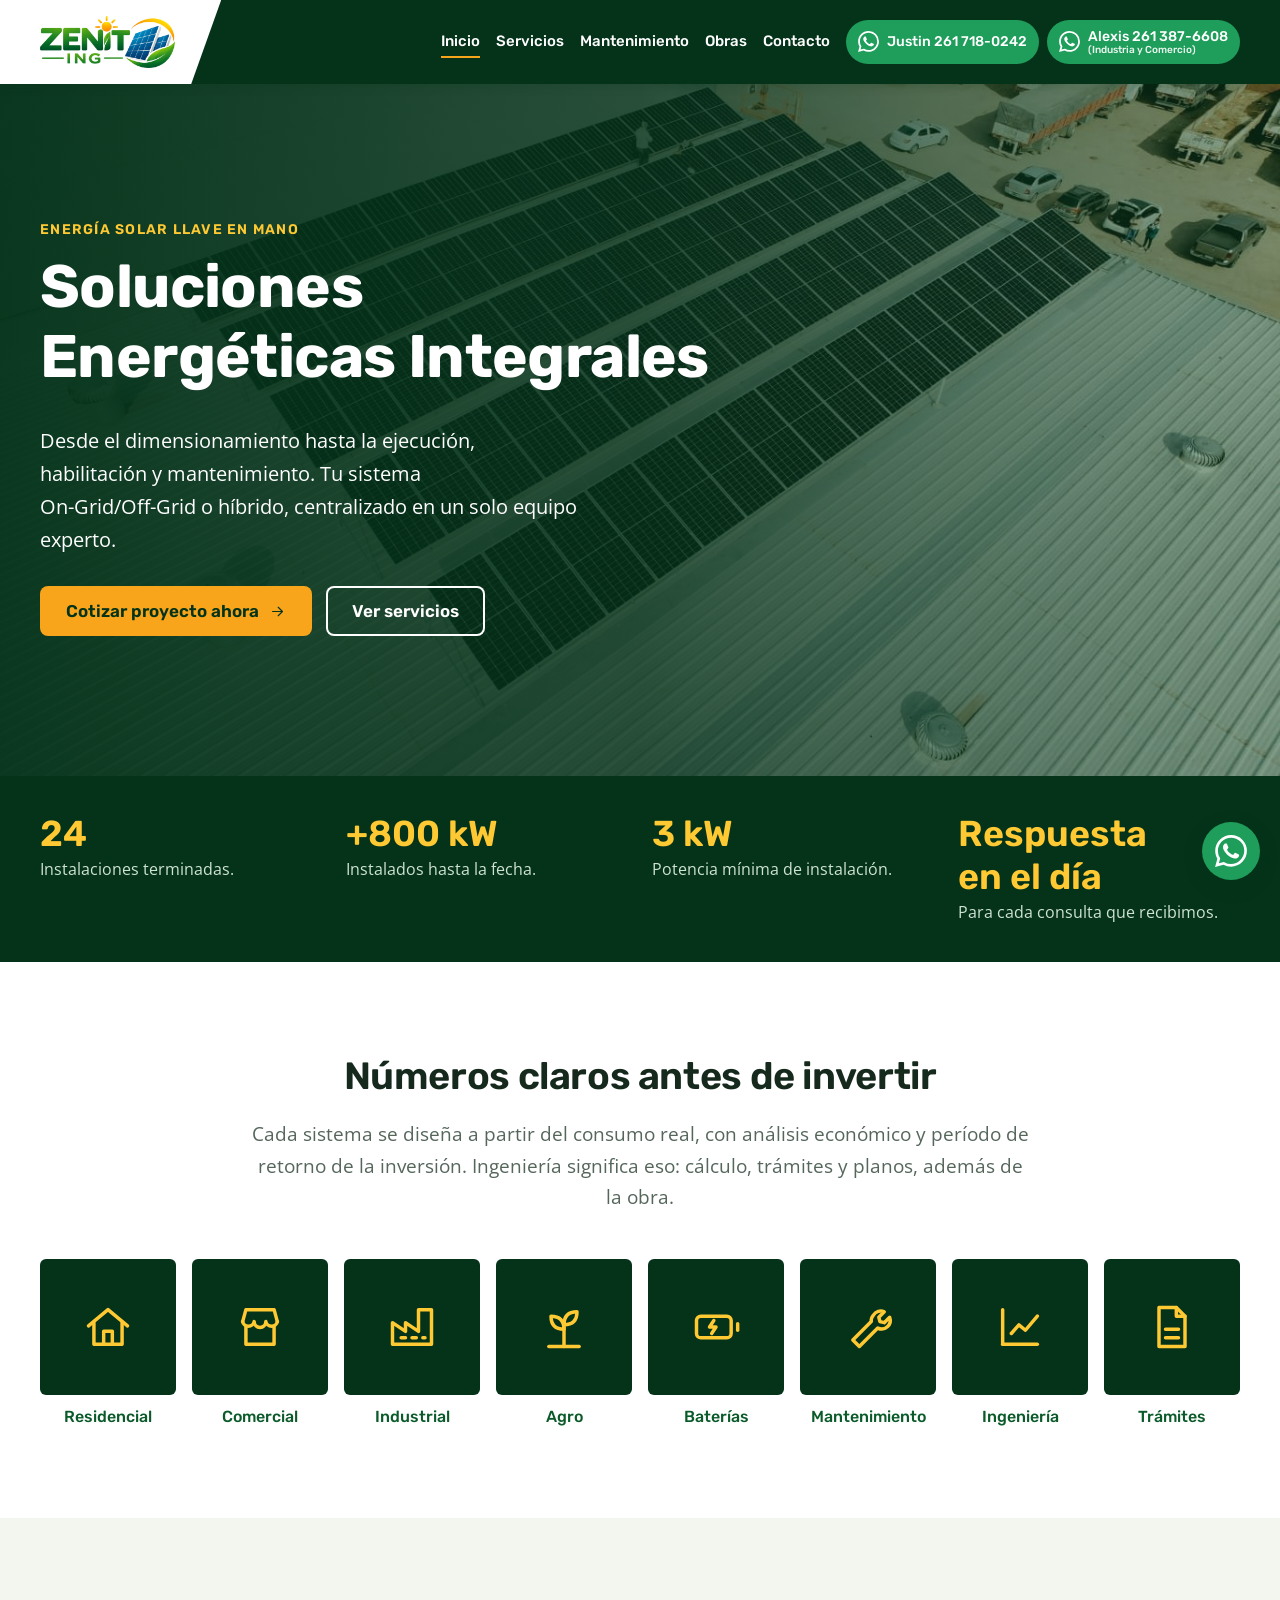
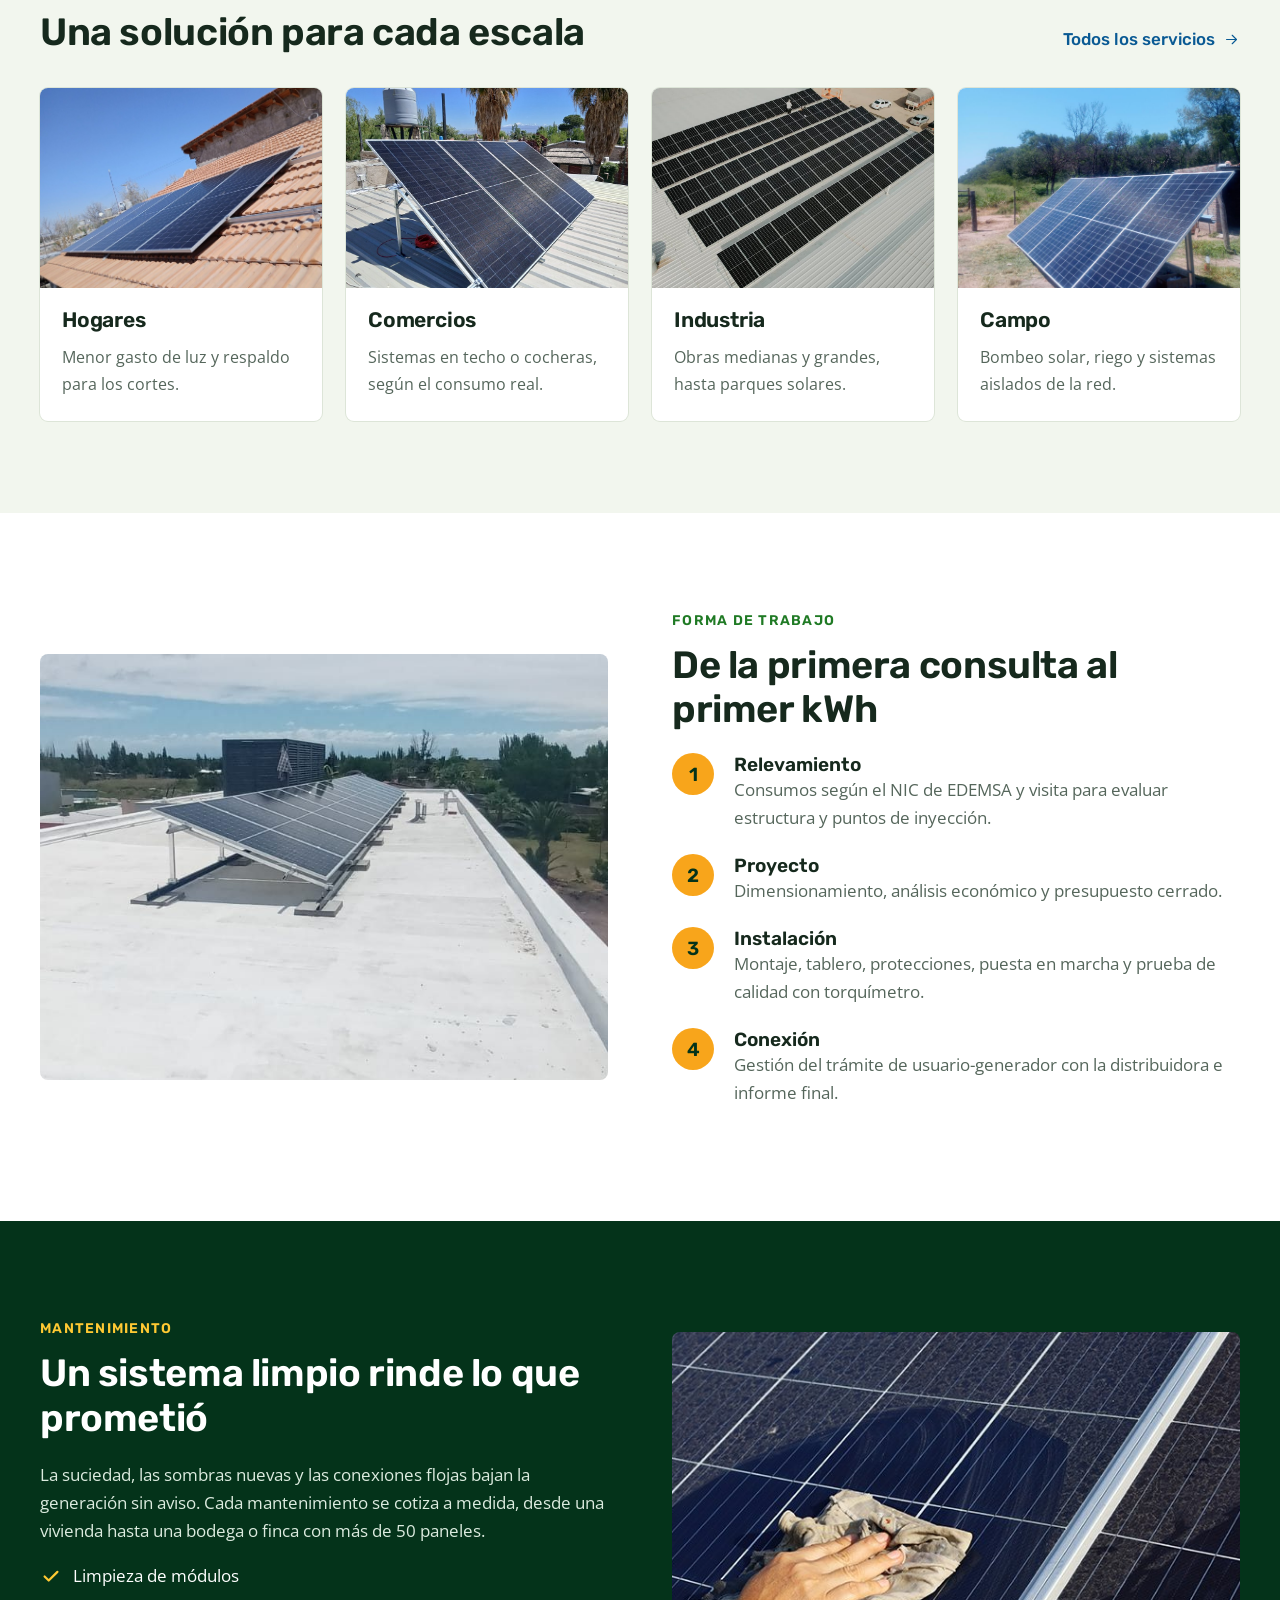
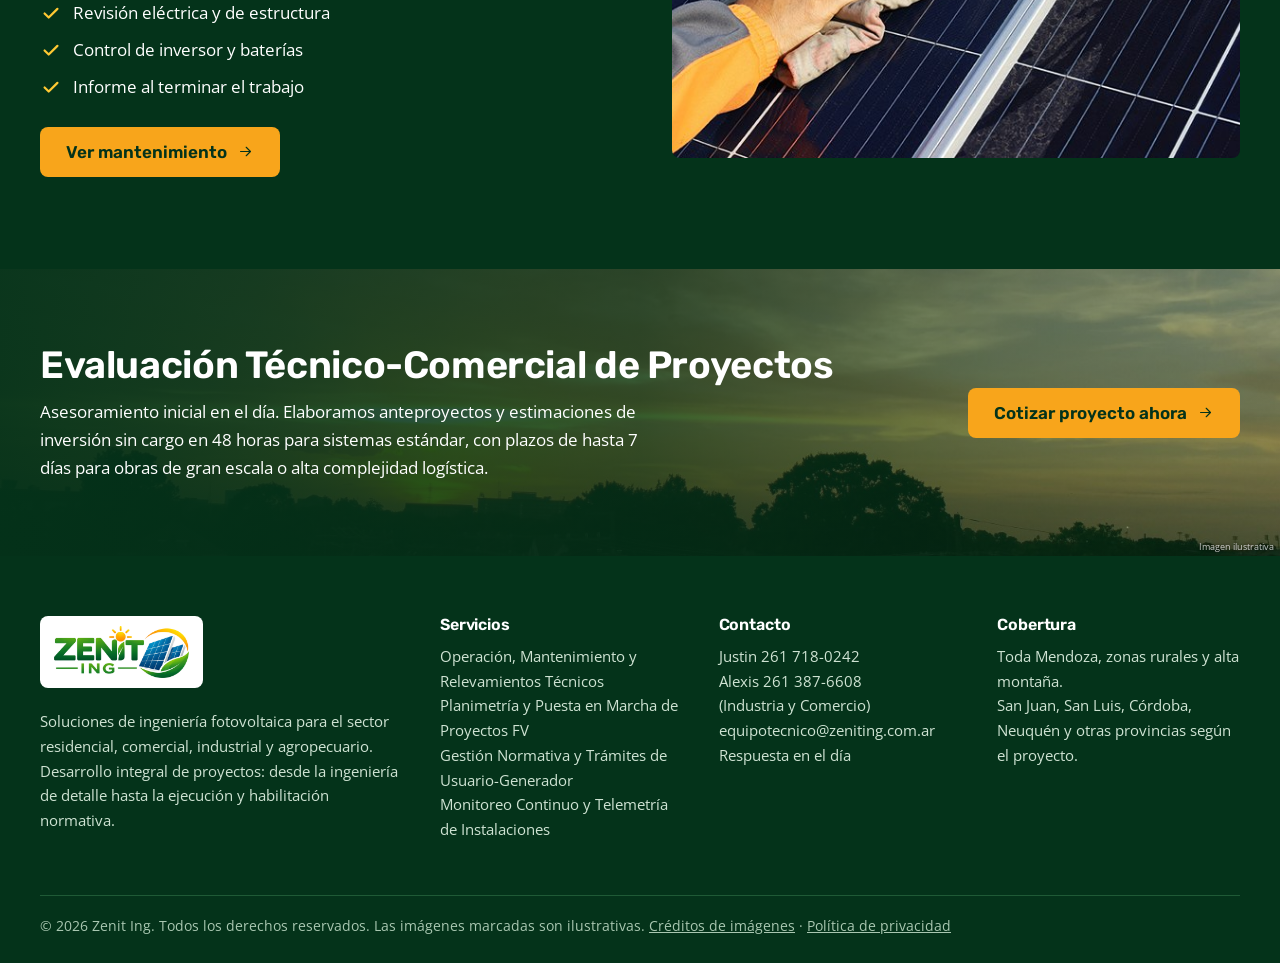
<file: index.html>
<!doctype html>
<html lang="es-AR">
  <head>
    <meta charset="utf-8">
    <meta name="viewport" content="width=device-width, initial-scale=1">
    <title>Zenit Ing · Paneles solares e ingeniería fotovoltaica en Mendoza</title>
    <meta name="description" content="Zenit Ing: paneles solares, baterías, ingeniería y mantenimiento en Mendoza para hogares, comercios, industria y campo.">
    <link rel="canonical" href="https://zeniting.com.ar/">
    <meta property="og:type" content="website">
    <meta property="og:site_name" content="Zenit Ing">
    <meta property="og:locale" content="es_AR">
    <meta property="og:title" content="Zenit Ing · Paneles solares e ingeniería fotovoltaica en Mendoza">
    <meta property="og:description" content="Zenit Ing: paneles solares, baterías, ingeniería y mantenimiento en Mendoza para hogares, comercios, industria y campo.">
    <meta property="og:url" content="https://zeniting.com.ar/">
    <meta property="og:image" content="https://zeniting.com.ar/img/compartir.jpg">
    <meta property="og:image:width" content="1200">
    <meta property="og:image:height" content="630">
    <meta property="og:image:alt" content="Zenit Ing, energía solar en Mendoza">
    <meta name="twitter:card" content="summary_large_image">
    <script type="application/ld+json">{"@context": "https://schema.org", "@type": "LocalBusiness", "@id": "https://zeniting.com.ar/#empresa", "name": "Zenit Ing", "url": "https://zeniting.com.ar/", "logo": "https://zeniting.com.ar/img/logo-zenit-ing.png", "image": "https://zeniting.com.ar/img/compartir.jpg", "description": "Soluciones de ingeniería fotovoltaica para el sector residencial, comercial, industrial y agropecuario: instalación, ingeniería, baterías, mantenimiento y trámites de usuario-generador.", "email": "equipotecnico@zeniting.com.ar", "telephone": "+54 9 261 718-0242", "contactPoint": [{"@type": "ContactPoint", "telephone": "+54 9 261 718-0242", "contactType": "customer service", "name": "Justin", "availableLanguage": "es"}, {"@type": "ContactPoint", "telephone": "+54 9 261 387-6608", "contactType": "customer service", "name": "Alexis", "availableLanguage": "es"}], "address": {"@type": "PostalAddress", "addressLocality": "Guaymallén", "addressRegion": "Mendoza", "addressCountry": "AR"}, "areaServed": [{"@type": "State", "name": "Mendoza"}, {"@type": "State", "name": "San Juan"}, {"@type": "State", "name": "San Luis"}, {"@type": "State", "name": "Córdoba"}, {"@type": "State", "name": "Neuquén"}], "priceRange": "Consultar"}</script>
    <link rel="preconnect" href="https://fonts.googleapis.com">
    <link rel="stylesheet" href="https://fonts.googleapis.com/css2?family=Open+Sans:wght@400;600&family=Rubik:wght@500;600;700&display=swap">
    <link rel="icon" type="image/png" href="img/favicon.png">
    <link rel="apple-touch-icon" href="img/apple-touch-icon.png">
    <link rel="stylesheet" href="css/styles.css">
    <script src="js/main.js" defer></script>
  </head>
  <body>
    <header class="site-header">
      <div class="container header-bar">
        <a class="logo" href="index.html"><img src="img/logo-zenit-ing.png" alt="Zenit Ing" width="156" height="60"></a>
        <nav class="main-nav" id="main-nav" aria-label="Principal">
          <a href="index.html" aria-current="page">Inicio</a>
          <a href="servicios.html">Servicios</a>
          <a href="mantenimiento.html">Mantenimiento</a>
          <a href="obras.html">Obras</a>
          <a href="contacto.html">Contacto</a>
        </nav>
        <div class="header-contacts">
          <a class="btn-whatsapp" href="contacto.html" data-whatsapp aria-label="WhatsApp de Justin"><svg viewBox="0 0 24 24" fill="currentColor" aria-hidden="true"><path d="M17.472 14.382c-.297-.149-1.758-.867-2.03-.967-.273-.099-.471-.148-.67.15-.197.297-.767.966-.94 1.164-.173.199-.347.223-.644.075-.297-.15-1.255-.463-2.39-1.475-.883-.788-1.48-1.761-1.653-2.059-.173-.297-.018-.458.13-.606.134-.133.298-.347.446-.52.149-.174.198-.298.298-.497.099-.198.05-.371-.025-.52-.075-.149-.669-1.612-.916-2.207-.242-.579-.487-.5-.669-.51-.173-.008-.371-.01-.57-.01-.198 0-.52.074-.792.372-.272.297-1.04 1.016-1.04 2.479 0 1.462 1.065 2.875 1.213 3.074.149.198 2.096 3.2 5.077 4.487.709.306 1.262.489 1.694.625.712.227 1.36.195 1.871.118.571-.085 1.758-.719 2.006-1.413.248-.694.248-1.289.173-1.413-.074-.124-.272-.198-.57-.347m-5.421 7.403h-.004a9.87 9.87 0 0 1-5.031-1.378l-.361-.214-3.741.982.998-3.648-.235-.374a9.86 9.86 0 0 1-1.51-5.26c.001-5.45 4.436-9.884 9.888-9.884 2.64 0 5.122 1.03 6.988 2.898a9.825 9.825 0 0 1 2.893 6.994c-.003 5.45-4.437 9.884-9.885 9.884m8.413-18.297A11.815 11.815 0 0 0 12.05 0C5.495 0 .16 5.335.157 11.892c0 2.096.547 4.142 1.588 5.945L.057 24l6.305-1.654a11.882 11.882 0 0 0 5.683 1.448h.005c6.554 0 11.89-5.335 11.893-11.893a11.821 11.821 0 0 0-3.48-8.413z"/></svg>Justin 261 718-0242</a>
          <a class="btn-whatsapp" href="contacto.html" data-whatsapp="5492613876608" aria-label="WhatsApp de Alexis"><svg viewBox="0 0 24 24" fill="currentColor" aria-hidden="true"><path d="M17.472 14.382c-.297-.149-1.758-.867-2.03-.967-.273-.099-.471-.148-.67.15-.197.297-.767.966-.94 1.164-.173.199-.347.223-.644.075-.297-.15-1.255-.463-2.39-1.475-.883-.788-1.48-1.761-1.653-2.059-.173-.297-.018-.458.13-.606.134-.133.298-.347.446-.52.149-.174.198-.298.298-.497.099-.198.05-.371-.025-.52-.075-.149-.669-1.612-.916-2.207-.242-.579-.487-.5-.669-.51-.173-.008-.371-.01-.57-.01-.198 0-.52.074-.792.372-.272.297-1.04 1.016-1.04 2.479 0 1.462 1.065 2.875 1.213 3.074.149.198 2.096 3.2 5.077 4.487.709.306 1.262.489 1.694.625.712.227 1.36.195 1.871.118.571-.085 1.758-.719 2.006-1.413.248-.694.248-1.289.173-1.413-.074-.124-.272-.198-.57-.347m-5.421 7.403h-.004a9.87 9.87 0 0 1-5.031-1.378l-.361-.214-3.741.982.998-3.648-.235-.374a9.86 9.86 0 0 1-1.51-5.26c.001-5.45 4.436-9.884 9.888-9.884 2.64 0 5.122 1.03 6.988 2.898a9.825 9.825 0 0 1 2.893 6.994c-.003 5.45-4.437 9.884-9.885 9.884m8.413-18.297A11.815 11.815 0 0 0 12.05 0C5.495 0 .16 5.335.157 11.892c0 2.096.547 4.142 1.588 5.945L.057 24l6.305-1.654a11.882 11.882 0 0 0 5.683 1.448h.005c6.554 0 11.89-5.335 11.893-11.893a11.821 11.821 0 0 0-3.48-8.413z"/></svg><span>Alexis 261 387-6608<small>(Industria&nbsp;y&nbsp;Comercio)</small></span></a>
        </div>
        <button class="nav-toggle" type="button" aria-label="Abrir menú" aria-expanded="false" aria-controls="main-nav"><svg viewBox="0 0 24 24" fill="none" stroke="currentColor" stroke-width="1.6" stroke-linecap="round" stroke-linejoin="round" aria-hidden="true"><path d="M4 7h16M4 12h16M4 17h16"/></svg></button>
      </div>
    </header>
    <main>
      <section class="hero">
        <img class="cover-image" src="img/obras/01-nave-aerea.jpg" alt="">
        <div class="container">
          <span class="eyebrow">Energía solar llave en mano</span>
          <h1>Soluciones Energéticas Integrales</h1>
          <p>Desde el dimensionamiento hasta la ejecución, habilitación y mantenimiento. Tu sistema <span style="white-space: nowrap">On-Grid/Off-Grid</span> o híbrido, centralizado en un solo equipo experto.</p>
          <div class="button-row">
            <a class="btn" href="contacto.html">Cotizar proyecto ahora <svg viewBox="0 0 24 24" fill="none" stroke="currentColor" stroke-width="1.6" stroke-linecap="round" stroke-linejoin="round" aria-hidden="true"><path d="M5 12h14"/><path d="m13 6 6 6-6 6"/></svg></a>
            <a class="btn btn--ghost" href="servicios.html">Ver servicios</a>
          </div>
        </div>
      </section>
      <section class="stats">
        <div class="container stats-grid">
          <div><b>24</b><span>Instalaciones terminadas.</span></div>
          <div><b>+800 kW</b><span>Instalados hasta la fecha.</span></div>
          <div><b>3 kW</b><span>Potencia mínima de instalación.</span></div>
          <div><b>Respuesta en&nbsp;el&nbsp;día</b><span>Para cada consulta que recibimos.</span></div>
        </div>
      </section>
      <section class="section section--center">
        <div class="container container--narrow">
          <h2>Números claros antes de invertir</h2>
          <p class="lead">Cada sistema se diseña a partir del consumo real, con análisis económico y período de retorno de la inversión. Ingeniería significa eso: cálculo, trámites y planos, además de la obra.</p>
        </div>
        <div class="container">
          <div class="tiles">
            <a class="tile" href="servicios.html#residencial"><span><svg viewBox="0 0 24 24" fill="none" stroke="currentColor" stroke-width="1.6" stroke-linecap="round" stroke-linejoin="round" aria-hidden="true"><path d="M3 11.5 12 4l9 7.5"/><path d="M5.5 10v10h13V10"/><path d="M10 20v-6h4v6"/></svg></span>Residencial</a>
            <a class="tile" href="servicios.html#empresas"><span><svg viewBox="0 0 24 24" fill="none" stroke="currentColor" stroke-width="1.6" stroke-linecap="round" stroke-linejoin="round" aria-hidden="true"><path d="M4 9.5 5.5 4h13L20 9.5"/><path d="M4 9.5a2.7 2.7 0 0 0 5.3 0 2.7 2.7 0 0 0 5.4 0 2.7 2.7 0 0 0 5.3 0"/><path d="M5.5 12v8h13v-8"/></svg></span>Comercial</a>
            <a class="tile" href="servicios.html#empresas"><span><svg viewBox="0 0 24 24" fill="none" stroke="currentColor" stroke-width="1.6" stroke-linecap="round" stroke-linejoin="round" aria-hidden="true"><path d="M3 20V10l6 4v-4l6 4V4h6v16z"/><path d="M7 17h2M12 17h2M17 17h1"/></svg></span>Industrial</a>
            <a class="tile" href="servicios.html#campo"><span><svg viewBox="0 0 24 24" fill="none" stroke="currentColor" stroke-width="1.6" stroke-linecap="round" stroke-linejoin="round" aria-hidden="true"><path d="M12 21V9"/><path d="M12 13c-4 0-6-2-6-6 4 0 6 2 6 6Z"/><path d="M12 11c4 0 6-2 6-6-4 0-6 2-6 6Z"/><path d="M5 21h14"/></svg></span>Agro</a>
            <a class="tile" href="servicios.html#baterias"><span><svg viewBox="0 0 24 24" fill="none" stroke="currentColor" stroke-width="1.6" stroke-linecap="round" stroke-linejoin="round" aria-hidden="true"><rect x="3" y="7" width="16" height="10" rx="2"/><path d="M22 10.5v3"/><path d="m11 9-2 3h3l-2 3"/></svg></span>Baterías</a>
            <a class="tile" href="mantenimiento.html"><span><svg viewBox="0 0 24 24" fill="none" stroke="currentColor" stroke-width="1.6" stroke-linecap="round" stroke-linejoin="round" aria-hidden="true"><path d="M14.5 6.5a4 4 0 0 1 5-1.5L17 7.5l.5 2 2 .5 2.5-2.5a4 4 0 0 1-5.5 5L8 21l-3-3 8.5-8.5a4 4 0 0 1 1-3Z"/></svg></span>Mantenimiento</a>
            <a class="tile" href="servicios.html#ingenieria"><span><svg viewBox="0 0 24 24" fill="none" stroke="currentColor" stroke-width="1.6" stroke-linecap="round" stroke-linejoin="round" aria-hidden="true"><path d="M4 20V4"/><path d="M4 20h16"/><path d="m8 15 3.5-4 3 2.5L20 7"/></svg></span>Ingeniería</a>
            <a class="tile" href="servicios.html#tramites"><span><svg viewBox="0 0 24 24" fill="none" stroke="currentColor" stroke-width="1.6" stroke-linecap="round" stroke-linejoin="round" aria-hidden="true"><path d="M6 3h8l4 4v14H6z"/><path d="M14 3v4h4"/><path d="M9 13h6M9 17h6"/></svg></span>Trámites</a>
          </div>
        </div>
      </section>
      <section class="section section--sand">
        <div class="container">
          <div class="section-head">
            <h2>Una solución para cada escala</h2>
            <a href="servicios.html">Todos los servicios <svg viewBox="0 0 24 24" fill="none" stroke="currentColor" stroke-width="1.6" stroke-linecap="round" stroke-linejoin="round" aria-hidden="true"><path d="M5 12h14"/><path d="m13 6 6 6-6 6"/></svg></a>
          </div>
          <div class="cards">
            <article class="card">
              <span class="media"><img src="img/obras/03-techo-tejas.jpg" alt="Paneles solares sobre un techo de tejas" loading="lazy"></span>
              <div class="card-body"><h3>Hogares</h3><p>Menor gasto de luz y respaldo para los cortes.</p></div>
            </article>
            <article class="card">
              <span class="media"><img src="img/obras/04-techo-chapa.jpg" alt="Paneles solares sobre un techo de chapa" loading="lazy"></span>
              <div class="card-body"><h3>Comercios</h3><p>Sistemas en techo o cocheras, según el consumo real.</p></div>
            </article>
            <article class="card">
              <span class="media"><img src="img/obras/02-nave-detalle.jpg" alt="Nave industrial con paneles solares" loading="lazy"></span>
              <div class="card-body"><h3>Industria</h3><p>Obras medianas y grandes, hasta parques solares.</p></div>
            </article>
            <article class="card">
              <span class="media"><img src="img/obras/13-bombeo-campo.jpg" alt="Paneles solares en suelo para bombeo en un campo" loading="lazy"></span>
              <div class="card-body"><h3>Campo</h3><p>Bombeo solar, riego y sistemas aislados de la red.</p></div>
            </article>
          </div>
        </div>
      </section>
      <section class="section">
        <div class="container split">
          <span class="media photo"><img src="img/obras/06-terraza.jpg" alt="Paneles solares instalados en una terraza" loading="lazy"></span>
          <div>
            <span class="eyebrow eyebrow--dark">Forma de trabajo</span>
            <h2>De la primera consulta al primer kWh</h2>
            <ol class="steps">
              <li><b>Relevamiento</b><span>Consumos según el NIC de EDEMSA y visita para evaluar estructura y puntos de inyección.</span></li>
              <li><b>Proyecto</b><span>Dimensionamiento, análisis económico y presupuesto cerrado.</span></li>
              <li><b>Instalación</b><span>Montaje, tablero, protecciones, puesta en marcha y prueba de calidad con torquímetro.</span></li>
              <li><b>Conexión</b><span>Gestión del trámite de usuario-generador con la distribuidora e informe final.</span></li>
            </ol>
          </div>
        </div>
      </section>
      <section class="section--dark">
        <div class="container split">
          <div>
            <span class="eyebrow">Mantenimiento</span>
            <h2>Un sistema limpio rinde lo que prometió</h2>
            <p>La suciedad, las sombras nuevas y las conexiones flojas bajan la generación sin aviso. Cada mantenimiento se cotiza a medida, desde una vivienda hasta una bodega o finca con más de 50 paneles.</p>
            <ul class="checklist"><li><svg viewBox="0 0 24 24" fill="none" stroke="currentColor" stroke-width="1.6" stroke-linecap="round" stroke-linejoin="round" aria-hidden="true"><path d="m5 12.5 4.5 4.5L19 7.5"/></svg>Limpieza de módulos</li><li><svg viewBox="0 0 24 24" fill="none" stroke="currentColor" stroke-width="1.6" stroke-linecap="round" stroke-linejoin="round" aria-hidden="true"><path d="m5 12.5 4.5 4.5L19 7.5"/></svg>Revisión eléctrica y de estructura</li><li><svg viewBox="0 0 24 24" fill="none" stroke="currentColor" stroke-width="1.6" stroke-linecap="round" stroke-linejoin="round" aria-hidden="true"><path d="m5 12.5 4.5 4.5L19 7.5"/></svg>Control de inversor y baterías</li><li><svg viewBox="0 0 24 24" fill="none" stroke="currentColor" stroke-width="1.6" stroke-linecap="round" stroke-linejoin="round" aria-hidden="true"><path d="m5 12.5 4.5 4.5L19 7.5"/></svg>Informe al terminar el trabajo</li></ul>
            <a class="btn" href="mantenimiento.html">Ver mantenimiento <svg viewBox="0 0 24 24" fill="none" stroke="currentColor" stroke-width="1.6" stroke-linecap="round" stroke-linejoin="round" aria-hidden="true"><path d="M5 12h14"/><path d="m13 6 6 6-6 6"/></svg></a>
          </div>
          <span class="media photo"><img src="img/obras/14-limpieza-trapo.jpg" alt="Limpieza manual de un panel solar con un paño" loading="lazy"></span>
        </div>
      </section>
      <section class="cta">
        <img class="cover-image" src="img/ilustrativas/01-atardecer-techo.jpg" alt="" loading="lazy"><small class="img-note">Imagen ilustrativa</small>
        <div class="container">
          <div>
            <h2>Evaluación Técnico-Comercial de Proyectos</h2>
            <p>Asesoramiento inicial en el día. Elaboramos anteproyectos y estimaciones de inversión sin cargo en 48 horas para sistemas estándar, con plazos de hasta 7 días para obras de gran escala o alta complejidad logística.</p>
          </div>
          <a class="btn" href="contacto.html">Cotizar proyecto ahora <svg viewBox="0 0 24 24" fill="none" stroke="currentColor" stroke-width="1.6" stroke-linecap="round" stroke-linejoin="round" aria-hidden="true"><path d="M5 12h14"/><path d="m13 6 6 6-6 6"/></svg></a>
        </div>
      </section>
    </main>
    <footer class="site-footer">
      <div class="container footer-grid">
        <div>
          <a class="logo logo--light" href="index.html"><img src="img/logo-zenit-ing.png" alt="Zenit Ing" width="156" height="60"></a>
          <p>Soluciones de ingeniería fotovoltaica para el sector residencial, comercial, industrial y agropecuario. Desarrollo integral de proyectos: desde la ingeniería de detalle hasta la ejecución y habilitación normativa.</p>
        </div>
        <div>
          <h4>Servicios</h4>
          <p>Operación, Mantenimiento y Relevamientos Técnicos<br>Planimetría y Puesta en Marcha de Proyectos FV<br>Gestión Normativa y Trámites de <span style="white-space: nowrap">Usuario-Generador</span><br>Monitoreo Continuo y Telemetría de Instalaciones</p>
        </div>
        <div>
          <h4>Contacto</h4>
          <p>Justin 261 718-0242<br>Alexis 261 387-6608 (Industria&nbsp;y&nbsp;Comercio)<br>equipotecnico@zeniting.com.ar<br>Respuesta en el día</p>
        </div>
        <div>
          <h4>Cobertura</h4>
          <p>Toda Mendoza, zonas rurales y alta montaña.<br>San Juan, San Luis, Córdoba, Neuquén y otras provincias según el proyecto.</p>
        </div>
      </div>
      <div class="container footer-legal">
        © 2026 Zenit Ing. Todos los derechos reservados. Las imágenes marcadas son ilustrativas. <a href="creditos.html">Créditos de imágenes</a> · <a href="privacidad.html">Política de privacidad</a>
      </div>
    </footer>
    <a class="whatsapp-float" href="contacto.html" data-whatsapp aria-label="Consultar por WhatsApp"><svg viewBox="0 0 24 24" fill="currentColor" aria-hidden="true"><path d="M17.472 14.382c-.297-.149-1.758-.867-2.03-.967-.273-.099-.471-.148-.67.15-.197.297-.767.966-.94 1.164-.173.199-.347.223-.644.075-.297-.15-1.255-.463-2.39-1.475-.883-.788-1.48-1.761-1.653-2.059-.173-.297-.018-.458.13-.606.134-.133.298-.347.446-.52.149-.174.198-.298.298-.497.099-.198.05-.371-.025-.52-.075-.149-.669-1.612-.916-2.207-.242-.579-.487-.5-.669-.51-.173-.008-.371-.01-.57-.01-.198 0-.52.074-.792.372-.272.297-1.04 1.016-1.04 2.479 0 1.462 1.065 2.875 1.213 3.074.149.198 2.096 3.2 5.077 4.487.709.306 1.262.489 1.694.625.712.227 1.36.195 1.871.118.571-.085 1.758-.719 2.006-1.413.248-.694.248-1.289.173-1.413-.074-.124-.272-.198-.57-.347m-5.421 7.403h-.004a9.87 9.87 0 0 1-5.031-1.378l-.361-.214-3.741.982.998-3.648-.235-.374a9.86 9.86 0 0 1-1.51-5.26c.001-5.45 4.436-9.884 9.888-9.884 2.64 0 5.122 1.03 6.988 2.898a9.825 9.825 0 0 1 2.893 6.994c-.003 5.45-4.437 9.884-9.885 9.884m8.413-18.297A11.815 11.815 0 0 0 12.05 0C5.495 0 .16 5.335.157 11.892c0 2.096.547 4.142 1.588 5.945L.057 24l6.305-1.654a11.882 11.882 0 0 0 5.683 1.448h.005c6.554 0 11.89-5.335 11.893-11.893a11.821 11.821 0 0 0-3.48-8.413z"/></svg></a>
  </body>
</html>
</file>
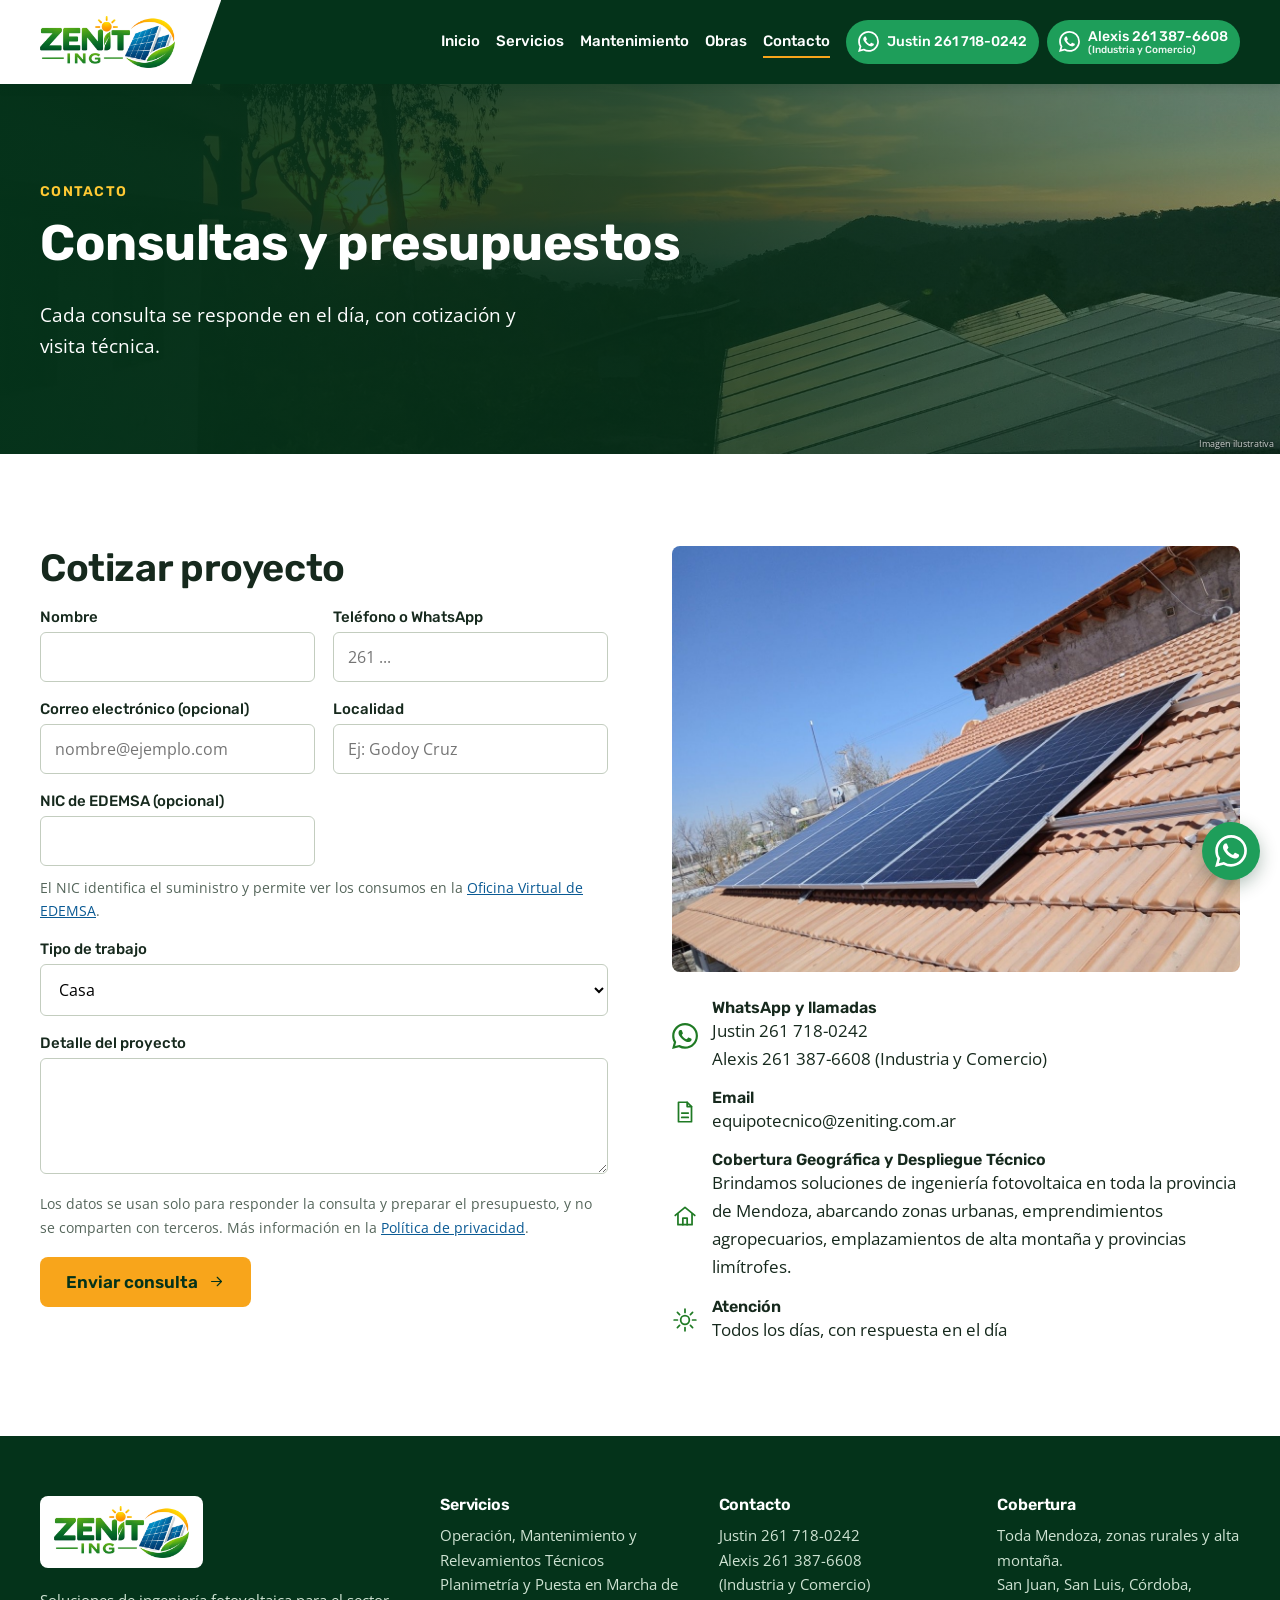
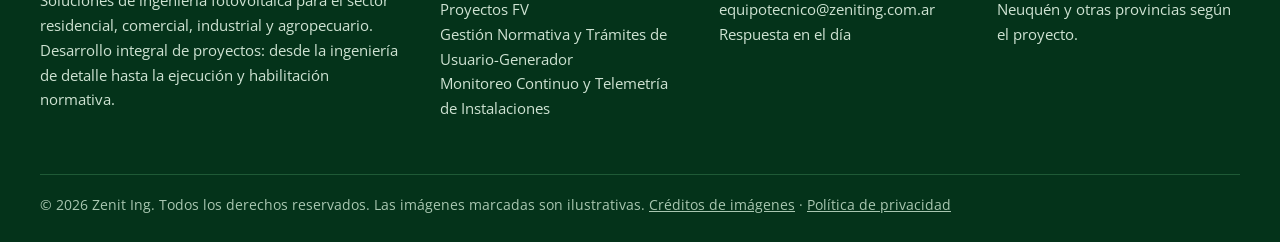
<file: contacto.html>
<!doctype html>
<html lang="es-AR">
  <head>
    <meta charset="utf-8">
    <meta name="viewport" content="width=device-width, initial-scale=1">
    <title>Contacto · Zenit Ing</title>
    <meta name="description" content="Consultas y cotización de proyectos de energía solar.">
    <link rel="canonical" href="https://zeniting.com.ar/contacto">
    <meta property="og:type" content="website">
    <meta property="og:site_name" content="Zenit Ing">
    <meta property="og:locale" content="es_AR">
    <meta property="og:title" content="Contacto · Zenit Ing">
    <meta property="og:description" content="Consultas y cotización de proyectos de energía solar.">
    <meta property="og:url" content="https://zeniting.com.ar/contacto">
    <meta property="og:image" content="https://zeniting.com.ar/img/compartir.jpg">
    <meta property="og:image:width" content="1200">
    <meta property="og:image:height" content="630">
    <meta property="og:image:alt" content="Zenit Ing, energía solar en Mendoza">
    <meta name="twitter:card" content="summary_large_image">
    <link rel="preconnect" href="https://fonts.googleapis.com">
    <link rel="stylesheet" href="https://fonts.googleapis.com/css2?family=Open+Sans:wght@400;600&family=Rubik:wght@500;600;700&display=swap">
    <link rel="icon" type="image/png" href="img/favicon.png">
    <link rel="apple-touch-icon" href="img/apple-touch-icon.png">
    <link rel="stylesheet" href="css/styles.css">
    <script src="js/main.js" defer></script>
  </head>
  <body>
    <header class="site-header">
      <div class="container header-bar">
        <a class="logo" href="index.html"><img src="img/logo-zenit-ing.png" alt="Zenit Ing" width="156" height="60"></a>
        <nav class="main-nav" id="main-nav" aria-label="Principal">
          <a href="index.html">Inicio</a>
          <a href="servicios.html">Servicios</a>
          <a href="mantenimiento.html">Mantenimiento</a>
          <a href="obras.html">Obras</a>
          <a href="contacto.html" aria-current="page">Contacto</a>
        </nav>
        <div class="header-contacts">
          <a class="btn-whatsapp" href="contacto.html" data-whatsapp aria-label="WhatsApp de Justin"><svg viewBox="0 0 24 24" fill="currentColor" aria-hidden="true"><path d="M17.472 14.382c-.297-.149-1.758-.867-2.03-.967-.273-.099-.471-.148-.67.15-.197.297-.767.966-.94 1.164-.173.199-.347.223-.644.075-.297-.15-1.255-.463-2.39-1.475-.883-.788-1.48-1.761-1.653-2.059-.173-.297-.018-.458.13-.606.134-.133.298-.347.446-.52.149-.174.198-.298.298-.497.099-.198.05-.371-.025-.52-.075-.149-.669-1.612-.916-2.207-.242-.579-.487-.5-.669-.51-.173-.008-.371-.01-.57-.01-.198 0-.52.074-.792.372-.272.297-1.04 1.016-1.04 2.479 0 1.462 1.065 2.875 1.213 3.074.149.198 2.096 3.2 5.077 4.487.709.306 1.262.489 1.694.625.712.227 1.36.195 1.871.118.571-.085 1.758-.719 2.006-1.413.248-.694.248-1.289.173-1.413-.074-.124-.272-.198-.57-.347m-5.421 7.403h-.004a9.87 9.87 0 0 1-5.031-1.378l-.361-.214-3.741.982.998-3.648-.235-.374a9.86 9.86 0 0 1-1.51-5.26c.001-5.45 4.436-9.884 9.888-9.884 2.64 0 5.122 1.03 6.988 2.898a9.825 9.825 0 0 1 2.893 6.994c-.003 5.45-4.437 9.884-9.885 9.884m8.413-18.297A11.815 11.815 0 0 0 12.05 0C5.495 0 .16 5.335.157 11.892c0 2.096.547 4.142 1.588 5.945L.057 24l6.305-1.654a11.882 11.882 0 0 0 5.683 1.448h.005c6.554 0 11.89-5.335 11.893-11.893a11.821 11.821 0 0 0-3.48-8.413z"/></svg>Justin 261 718-0242</a>
          <a class="btn-whatsapp" href="contacto.html" data-whatsapp="5492613876608" aria-label="WhatsApp de Alexis"><svg viewBox="0 0 24 24" fill="currentColor" aria-hidden="true"><path d="M17.472 14.382c-.297-.149-1.758-.867-2.03-.967-.273-.099-.471-.148-.67.15-.197.297-.767.966-.94 1.164-.173.199-.347.223-.644.075-.297-.15-1.255-.463-2.39-1.475-.883-.788-1.48-1.761-1.653-2.059-.173-.297-.018-.458.13-.606.134-.133.298-.347.446-.52.149-.174.198-.298.298-.497.099-.198.05-.371-.025-.52-.075-.149-.669-1.612-.916-2.207-.242-.579-.487-.5-.669-.51-.173-.008-.371-.01-.57-.01-.198 0-.52.074-.792.372-.272.297-1.04 1.016-1.04 2.479 0 1.462 1.065 2.875 1.213 3.074.149.198 2.096 3.2 5.077 4.487.709.306 1.262.489 1.694.625.712.227 1.36.195 1.871.118.571-.085 1.758-.719 2.006-1.413.248-.694.248-1.289.173-1.413-.074-.124-.272-.198-.57-.347m-5.421 7.403h-.004a9.87 9.87 0 0 1-5.031-1.378l-.361-.214-3.741.982.998-3.648-.235-.374a9.86 9.86 0 0 1-1.51-5.26c.001-5.45 4.436-9.884 9.888-9.884 2.64 0 5.122 1.03 6.988 2.898a9.825 9.825 0 0 1 2.893 6.994c-.003 5.45-4.437 9.884-9.885 9.884m8.413-18.297A11.815 11.815 0 0 0 12.05 0C5.495 0 .16 5.335.157 11.892c0 2.096.547 4.142 1.588 5.945L.057 24l6.305-1.654a11.882 11.882 0 0 0 5.683 1.448h.005c6.554 0 11.89-5.335 11.893-11.893a11.821 11.821 0 0 0-3.48-8.413z"/></svg><span>Alexis 261 387-6608<small>(Industria&nbsp;y&nbsp;Comercio)</small></span></a>
        </div>
        <button class="nav-toggle" type="button" aria-label="Abrir menú" aria-expanded="false" aria-controls="main-nav"><svg viewBox="0 0 24 24" fill="none" stroke="currentColor" stroke-width="1.6" stroke-linecap="round" stroke-linejoin="round" aria-hidden="true"><path d="M4 7h16M4 12h16M4 17h16"/></svg></button>
      </div>
    </header>
    <main>
      <section class="page-hero">
        <img class="cover-image" src="img/ilustrativas/02-atardecer-sierras.jpg" alt=""><small class="img-note">Imagen ilustrativa</small>
        <div class="container">
          <span class="eyebrow">Contacto</span>
          <h1>Consultas y presupuestos</h1>
          <p>Cada consulta se responde en el día, con cotización y visita técnica.</p>
        </div>
      </section>
      <section class="section">
        <div class="container split split--start">
          <form class="contact-form" novalidate>
            <h2>Cotizar proyecto</h2>
            <div class="form-grid">
              <label class="field">
                Nombre
                <input name="nombre" autocomplete="name" required>
                <span class="field-error" hidden></span>
              </label>
              <label class="field">
                Teléfono o WhatsApp
                <input name="telefono" type="tel" autocomplete="tel" placeholder="261 ..." required>
                <span class="field-error" hidden></span>
              </label>
              <label class="field">
                Correo electrónico (opcional)
                <input name="email" type="email" autocomplete="email" inputmode="email" placeholder="nombre@ejemplo.com">
                <span class="field-error" hidden></span>
              </label>
              <label class="field">
                Localidad
                <input name="localidad" autocomplete="address-level2" placeholder="Ej: Godoy Cruz" required>
                <span class="field-error" hidden></span>
              </label>
              <label class="field">
                NIC de EDEMSA (opcional)
                <input name="nic" inputmode="numeric" aria-describedby="nic-ayuda">
                <span class="field-error" hidden></span>
              </label>
            </div>
            <p class="field-help" id="nic-ayuda">El NIC identifica el suministro y permite ver los consumos en la <a href="https://oficinavirtual.edemsa.com/iniciar-sesion/nic" target="_blank" rel="noopener">Oficina Virtual de EDEMSA</a>.</p>
            <label class="field">
                Tipo de trabajo
                <select name="tipo">
                  <option>Casa</option>
                  <option>Comercio</option>
                  <option>Industria</option>
                  <option>Campo</option>
                  <option>Mantenimiento de un sistema existente</option>
                  <option>Relevamiento técnico</option>
                  <option>Ingeniería o planos</option>
                </select>
                <span class="field-error" hidden></span>
              </label>
            <label class="field">
                Detalle del proyecto
                <textarea name="mensaje" rows="4"></textarea>
                <span class="field-error" hidden></span>
              </label>
            <p class="form-privacy">Los datos se usan solo para responder la consulta y preparar el presupuesto, y no se comparten con terceros. Más información en la <a href="privacidad.html">Política de privacidad</a>.</p>
            <button class="btn" type="submit">Enviar consulta <svg viewBox="0 0 24 24" fill="none" stroke="currentColor" stroke-width="1.6" stroke-linecap="round" stroke-linejoin="round" aria-hidden="true"><path d="M5 12h14"/><path d="m13 6 6 6-6 6"/></svg></button>
            <p class="form-status" role="status" hidden></p>
          </form>
          <aside class="contact-aside">
            <span class="media photo"><img src="img/obras/03-techo-tejas.jpg" alt="Paneles solares sobre un techo de tejas" loading="lazy"></span>
            <ul class="contact-list">
              <li><svg viewBox="0 0 24 24" fill="currentColor" aria-hidden="true"><path d="M17.472 14.382c-.297-.149-1.758-.867-2.03-.967-.273-.099-.471-.148-.67.15-.197.297-.767.966-.94 1.164-.173.199-.347.223-.644.075-.297-.15-1.255-.463-2.39-1.475-.883-.788-1.48-1.761-1.653-2.059-.173-.297-.018-.458.13-.606.134-.133.298-.347.446-.52.149-.174.198-.298.298-.497.099-.198.05-.371-.025-.52-.075-.149-.669-1.612-.916-2.207-.242-.579-.487-.5-.669-.51-.173-.008-.371-.01-.57-.01-.198 0-.52.074-.792.372-.272.297-1.04 1.016-1.04 2.479 0 1.462 1.065 2.875 1.213 3.074.149.198 2.096 3.2 5.077 4.487.709.306 1.262.489 1.694.625.712.227 1.36.195 1.871.118.571-.085 1.758-.719 2.006-1.413.248-.694.248-1.289.173-1.413-.074-.124-.272-.198-.57-.347m-5.421 7.403h-.004a9.87 9.87 0 0 1-5.031-1.378l-.361-.214-3.741.982.998-3.648-.235-.374a9.86 9.86 0 0 1-1.51-5.26c.001-5.45 4.436-9.884 9.888-9.884 2.64 0 5.122 1.03 6.988 2.898a9.825 9.825 0 0 1 2.893 6.994c-.003 5.45-4.437 9.884-9.885 9.884m8.413-18.297A11.815 11.815 0 0 0 12.05 0C5.495 0 .16 5.335.157 11.892c0 2.096.547 4.142 1.588 5.945L.057 24l6.305-1.654a11.882 11.882 0 0 0 5.683 1.448h.005c6.554 0 11.89-5.335 11.893-11.893a11.821 11.821 0 0 0-3.48-8.413z"/></svg><span><b>WhatsApp y llamadas</b><a href="contacto.html" data-whatsapp>Justin 261 718-0242</a><br><a href="contacto.html" data-whatsapp="5492613876608">Alexis 261 387-6608 (Industria&nbsp;y&nbsp;Comercio)</a></span></li>
              <li><svg viewBox="0 0 24 24" fill="none" stroke="currentColor" stroke-width="1.6" stroke-linecap="round" stroke-linejoin="round" aria-hidden="true"><path d="M6 3h8l4 4v14H6z"/><path d="M14 3v4h4"/><path d="M9 13h6M9 17h6"/></svg><span><b>Email</b>equipotecnico@zeniting.com.ar</span></li>
              <li><svg viewBox="0 0 24 24" fill="none" stroke="currentColor" stroke-width="1.6" stroke-linecap="round" stroke-linejoin="round" aria-hidden="true"><path d="M3 11.5 12 4l9 7.5"/><path d="M5.5 10v10h13V10"/><path d="M10 20v-6h4v6"/></svg><span><b>Cobertura Geográfica y Despliegue Técnico</b>Brindamos soluciones de ingeniería fotovoltaica en toda la provincia de Mendoza, abarcando zonas urbanas, emprendimientos agropecuarios, emplazamientos de alta montaña y provincias limítrofes.</span></li>
              <li><svg viewBox="0 0 24 24" fill="none" stroke="currentColor" stroke-width="1.6" stroke-linecap="round" stroke-linejoin="round" aria-hidden="true"><circle cx="12" cy="12" r="4"/><path d="M12 2v3M12 19v3M2 12h3M19 12h3M5 5l2 2M17 17l2 2M5 19l2-2M17 7l2-2"/></svg><span><b>Atención</b>Todos los días, con respuesta en el día</span></li>
            </ul>
          </aside>
        </div>
      </section>
    </main>
    <footer class="site-footer">
      <div class="container footer-grid">
        <div>
          <a class="logo logo--light" href="index.html"><img src="img/logo-zenit-ing.png" alt="Zenit Ing" width="156" height="60"></a>
          <p>Soluciones de ingeniería fotovoltaica para el sector residencial, comercial, industrial y agropecuario. Desarrollo integral de proyectos: desde la ingeniería de detalle hasta la ejecución y habilitación normativa.</p>
        </div>
        <div>
          <h4>Servicios</h4>
          <p>Operación, Mantenimiento y Relevamientos Técnicos<br>Planimetría y Puesta en Marcha de Proyectos FV<br>Gestión Normativa y Trámites de <span style="white-space: nowrap">Usuario-Generador</span><br>Monitoreo Continuo y Telemetría de Instalaciones</p>
        </div>
        <div>
          <h4>Contacto</h4>
          <p>Justin 261 718-0242<br>Alexis 261 387-6608 (Industria&nbsp;y&nbsp;Comercio)<br>equipotecnico@zeniting.com.ar<br>Respuesta en el día</p>
        </div>
        <div>
          <h4>Cobertura</h4>
          <p>Toda Mendoza, zonas rurales y alta montaña.<br>San Juan, San Luis, Córdoba, Neuquén y otras provincias según el proyecto.</p>
        </div>
      </div>
      <div class="container footer-legal">
        © 2026 Zenit Ing. Todos los derechos reservados. Las imágenes marcadas son ilustrativas. <a href="creditos.html">Créditos de imágenes</a> · <a href="privacidad.html">Política de privacidad</a>
      </div>
    </footer>
    <a class="whatsapp-float" href="contacto.html" data-whatsapp aria-label="Consultar por WhatsApp"><svg viewBox="0 0 24 24" fill="currentColor" aria-hidden="true"><path d="M17.472 14.382c-.297-.149-1.758-.867-2.03-.967-.273-.099-.471-.148-.67.15-.197.297-.767.966-.94 1.164-.173.199-.347.223-.644.075-.297-.15-1.255-.463-2.39-1.475-.883-.788-1.48-1.761-1.653-2.059-.173-.297-.018-.458.13-.606.134-.133.298-.347.446-.52.149-.174.198-.298.298-.497.099-.198.05-.371-.025-.52-.075-.149-.669-1.612-.916-2.207-.242-.579-.487-.5-.669-.51-.173-.008-.371-.01-.57-.01-.198 0-.52.074-.792.372-.272.297-1.04 1.016-1.04 2.479 0 1.462 1.065 2.875 1.213 3.074.149.198 2.096 3.2 5.077 4.487.709.306 1.262.489 1.694.625.712.227 1.36.195 1.871.118.571-.085 1.758-.719 2.006-1.413.248-.694.248-1.289.173-1.413-.074-.124-.272-.198-.57-.347m-5.421 7.403h-.004a9.87 9.87 0 0 1-5.031-1.378l-.361-.214-3.741.982.998-3.648-.235-.374a9.86 9.86 0 0 1-1.51-5.26c.001-5.45 4.436-9.884 9.888-9.884 2.64 0 5.122 1.03 6.988 2.898a9.825 9.825 0 0 1 2.893 6.994c-.003 5.45-4.437 9.884-9.885 9.884m8.413-18.297A11.815 11.815 0 0 0 12.05 0C5.495 0 .16 5.335.157 11.892c0 2.096.547 4.142 1.588 5.945L.057 24l6.305-1.654a11.882 11.882 0 0 0 5.683 1.448h.005c6.554 0 11.89-5.335 11.893-11.893a11.821 11.821 0 0 0-3.48-8.413z"/></svg></a>
  </body>
</html>
</file>
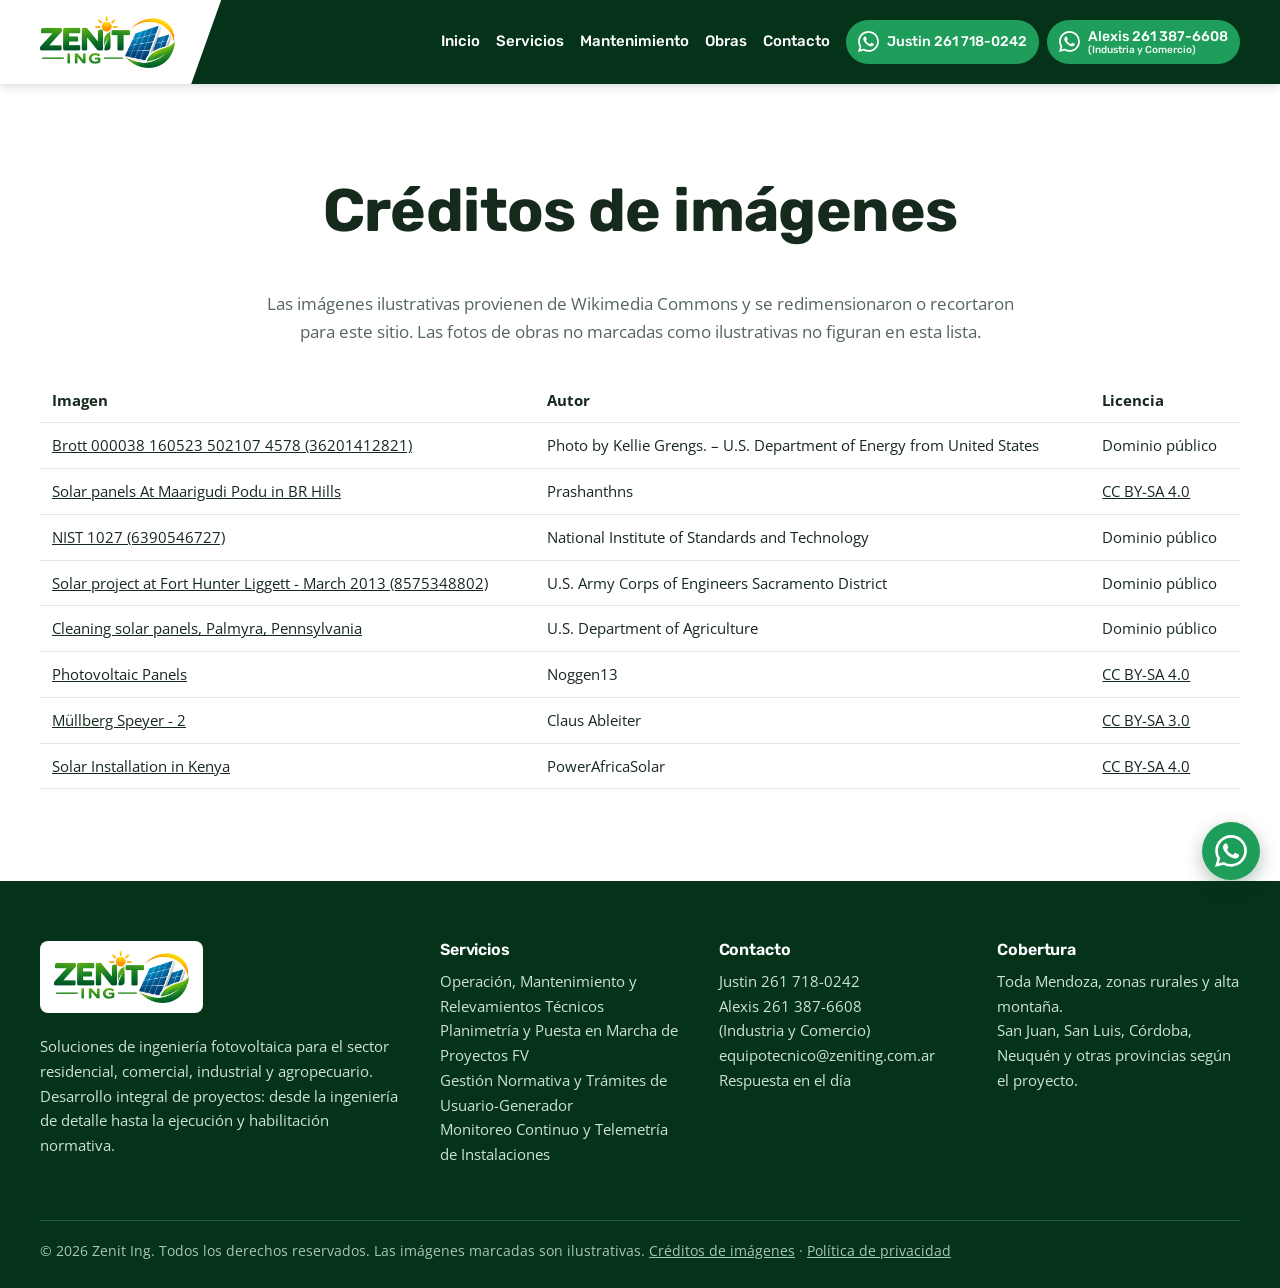
<file: creditos.html>
<!doctype html>
<html lang="es-AR">
  <head>
    <meta charset="utf-8">
    <meta name="viewport" content="width=device-width, initial-scale=1">
    <title>Créditos · Zenit Ing</title>
    <meta name="description" content="Autores y licencias de las imágenes del sitio.">
    <link rel="canonical" href="https://zeniting.com.ar/creditos">
    <meta property="og:type" content="website">
    <meta property="og:site_name" content="Zenit Ing">
    <meta property="og:locale" content="es_AR">
    <meta property="og:title" content="Créditos · Zenit Ing">
    <meta property="og:description" content="Autores y licencias de las imágenes del sitio.">
    <meta property="og:url" content="https://zeniting.com.ar/creditos">
    <meta property="og:image" content="https://zeniting.com.ar/img/compartir.jpg">
    <meta property="og:image:width" content="1200">
    <meta property="og:image:height" content="630">
    <meta property="og:image:alt" content="Zenit Ing, energía solar en Mendoza">
    <meta name="twitter:card" content="summary_large_image">
    <link rel="preconnect" href="https://fonts.googleapis.com">
    <link rel="stylesheet" href="https://fonts.googleapis.com/css2?family=Open+Sans:wght@400;600&family=Rubik:wght@500;600;700&display=swap">
    <link rel="icon" type="image/png" href="img/favicon.png">
    <link rel="apple-touch-icon" href="img/apple-touch-icon.png">
    <link rel="stylesheet" href="css/styles.css">
    <script src="js/main.js" defer></script>
  </head>
  <body>
    <header class="site-header">
      <div class="container header-bar">
        <a class="logo" href="index.html"><img src="img/logo-zenit-ing.png" alt="Zenit Ing" width="156" height="60"></a>
        <nav class="main-nav" id="main-nav" aria-label="Principal">
          <a href="index.html">Inicio</a>
          <a href="servicios.html">Servicios</a>
          <a href="mantenimiento.html">Mantenimiento</a>
          <a href="obras.html">Obras</a>
          <a href="contacto.html">Contacto</a>
        </nav>
        <div class="header-contacts">
          <a class="btn-whatsapp" href="contacto.html" data-whatsapp aria-label="WhatsApp de Justin"><svg viewBox="0 0 24 24" fill="currentColor" aria-hidden="true"><path d="M17.472 14.382c-.297-.149-1.758-.867-2.03-.967-.273-.099-.471-.148-.67.15-.197.297-.767.966-.94 1.164-.173.199-.347.223-.644.075-.297-.15-1.255-.463-2.39-1.475-.883-.788-1.48-1.761-1.653-2.059-.173-.297-.018-.458.13-.606.134-.133.298-.347.446-.52.149-.174.198-.298.298-.497.099-.198.05-.371-.025-.52-.075-.149-.669-1.612-.916-2.207-.242-.579-.487-.5-.669-.51-.173-.008-.371-.01-.57-.01-.198 0-.52.074-.792.372-.272.297-1.04 1.016-1.04 2.479 0 1.462 1.065 2.875 1.213 3.074.149.198 2.096 3.2 5.077 4.487.709.306 1.262.489 1.694.625.712.227 1.36.195 1.871.118.571-.085 1.758-.719 2.006-1.413.248-.694.248-1.289.173-1.413-.074-.124-.272-.198-.57-.347m-5.421 7.403h-.004a9.87 9.87 0 0 1-5.031-1.378l-.361-.214-3.741.982.998-3.648-.235-.374a9.86 9.86 0 0 1-1.51-5.26c.001-5.45 4.436-9.884 9.888-9.884 2.64 0 5.122 1.03 6.988 2.898a9.825 9.825 0 0 1 2.893 6.994c-.003 5.45-4.437 9.884-9.885 9.884m8.413-18.297A11.815 11.815 0 0 0 12.05 0C5.495 0 .16 5.335.157 11.892c0 2.096.547 4.142 1.588 5.945L.057 24l6.305-1.654a11.882 11.882 0 0 0 5.683 1.448h.005c6.554 0 11.89-5.335 11.893-11.893a11.821 11.821 0 0 0-3.48-8.413z"/></svg>Justin 261 718-0242</a>
          <a class="btn-whatsapp" href="contacto.html" data-whatsapp="5492613876608" aria-label="WhatsApp de Alexis"><svg viewBox="0 0 24 24" fill="currentColor" aria-hidden="true"><path d="M17.472 14.382c-.297-.149-1.758-.867-2.03-.967-.273-.099-.471-.148-.67.15-.197.297-.767.966-.94 1.164-.173.199-.347.223-.644.075-.297-.15-1.255-.463-2.39-1.475-.883-.788-1.48-1.761-1.653-2.059-.173-.297-.018-.458.13-.606.134-.133.298-.347.446-.52.149-.174.198-.298.298-.497.099-.198.05-.371-.025-.52-.075-.149-.669-1.612-.916-2.207-.242-.579-.487-.5-.669-.51-.173-.008-.371-.01-.57-.01-.198 0-.52.074-.792.372-.272.297-1.04 1.016-1.04 2.479 0 1.462 1.065 2.875 1.213 3.074.149.198 2.096 3.2 5.077 4.487.709.306 1.262.489 1.694.625.712.227 1.36.195 1.871.118.571-.085 1.758-.719 2.006-1.413.248-.694.248-1.289.173-1.413-.074-.124-.272-.198-.57-.347m-5.421 7.403h-.004a9.87 9.87 0 0 1-5.031-1.378l-.361-.214-3.741.982.998-3.648-.235-.374a9.86 9.86 0 0 1-1.51-5.26c.001-5.45 4.436-9.884 9.888-9.884 2.64 0 5.122 1.03 6.988 2.898a9.825 9.825 0 0 1 2.893 6.994c-.003 5.45-4.437 9.884-9.885 9.884m8.413-18.297A11.815 11.815 0 0 0 12.05 0C5.495 0 .16 5.335.157 11.892c0 2.096.547 4.142 1.588 5.945L.057 24l6.305-1.654a11.882 11.882 0 0 0 5.683 1.448h.005c6.554 0 11.89-5.335 11.893-11.893a11.821 11.821 0 0 0-3.48-8.413z"/></svg><span>Alexis 261 387-6608<small>(Industria&nbsp;y&nbsp;Comercio)</small></span></a>
        </div>
        <button class="nav-toggle" type="button" aria-label="Abrir menú" aria-expanded="false" aria-controls="main-nav"><svg viewBox="0 0 24 24" fill="none" stroke="currentColor" stroke-width="1.6" stroke-linecap="round" stroke-linejoin="round" aria-hidden="true"><path d="M4 7h16M4 12h16M4 17h16"/></svg></button>
      </div>
    </header>
    <main>
      <section class="section">
        <div class="container">
          <h1 class="section-title">Créditos de imágenes</h1>
          <p class="credits-note">Las imágenes ilustrativas provienen de Wikimedia Commons y se redimensionaron o recortaron para este sitio. Las fotos de obras no marcadas como ilustrativas no figuran en esta lista.</p>
          <div class="credits-scroll">
            <table class="credits-table">
              <thead>
                <tr>
                  <th scope="col">Imagen</th>
                  <th scope="col">Autor</th>
                  <th scope="col">Licencia</th>
                </tr>
              </thead>
              <tbody>
                <tr>
                  <td><a href="https://commons.wikimedia.org/wiki/File:Brott_000038_160523_502107_4578_(36201412821).jpg" rel="noopener">Brott 000038 160523 502107 4578 (36201412821)</a></td>
                  <td>Photo by Kellie Grengs. – U.S. Department of Energy from United States</td>
                  <td>Dominio público</td>
                </tr>
                <tr>
                  <td><a href="https://commons.wikimedia.org/wiki/File:Solar_panels_At_Maarigudi_Podu_in_BR_Hills.jpeg" rel="noopener">Solar panels At Maarigudi Podu in BR Hills</a></td>
                  <td>Prashanthns</td>
                  <td><a href="https://creativecommons.org/licenses/by-sa/4.0/deed.es" rel="noopener">CC BY-SA 4.0</a></td>
                </tr>
                <tr>
                  <td><a href="https://commons.wikimedia.org/wiki/File:NIST_1027_(6390546727).jpg" rel="noopener">NIST 1027 (6390546727)</a></td>
                  <td>National Institute of Standards and Technology</td>
                  <td>Dominio público</td>
                </tr>
                <tr>
                  <td><a href="https://commons.wikimedia.org/wiki/File:Solar_project_at_Fort_Hunter_Liggett_-_March_2013_(8575348802).jpg" rel="noopener">Solar project at Fort Hunter Liggett - March 2013 (8575348802)</a></td>
                  <td>U.S. Army Corps of Engineers Sacramento District</td>
                  <td>Dominio público</td>
                </tr>
                <tr>
                  <td><a href="https://commons.wikimedia.org/wiki/File:Cleaning_solar_panels,_Palmyra,_Pennsylvania.jpg" rel="noopener">Cleaning solar panels, Palmyra, Pennsylvania</a></td>
                  <td>U.S. Department of Agriculture</td>
                  <td>Dominio público</td>
                </tr>
                <tr>
                  <td><a href="https://commons.wikimedia.org/wiki/File:Photovoltaic_Panels.JPG" rel="noopener">Photovoltaic Panels</a></td>
                  <td>Noggen13</td>
                  <td><a href="https://creativecommons.org/licenses/by-sa/4.0/deed.es" rel="noopener">CC BY-SA 4.0</a></td>
                </tr>
                <tr>
                  <td><a href="https://commons.wikimedia.org/wiki/File:M%C3%BCllberg_Speyer_-_2.JPG" rel="noopener">Müllberg Speyer - 2</a></td>
                  <td>Claus Ableiter</td>
                  <td><a href="https://creativecommons.org/licenses/by-sa/3.0/deed.es" rel="noopener">CC BY-SA 3.0</a></td>
                </tr>
                <tr>
                  <td><a href="https://commons.wikimedia.org/wiki/File:Solar_Installation_in_Kenya.jpg" rel="noopener">Solar Installation in Kenya</a></td>
                  <td>PowerAfricaSolar</td>
                  <td><a href="https://creativecommons.org/licenses/by-sa/4.0/deed.es" rel="noopener">CC BY-SA 4.0</a></td>
                </tr>
              </tbody>
            </table>
          </div>
        </div>
      </section>
    </main>
    <footer class="site-footer">
      <div class="container footer-grid">
        <div>
          <a class="logo logo--light" href="index.html"><img src="img/logo-zenit-ing.png" alt="Zenit Ing" width="156" height="60"></a>
          <p>Soluciones de ingeniería fotovoltaica para el sector residencial, comercial, industrial y agropecuario. Desarrollo integral de proyectos: desde la ingeniería de detalle hasta la ejecución y habilitación normativa.</p>
        </div>
        <div>
          <h4>Servicios</h4>
          <p>Operación, Mantenimiento y Relevamientos Técnicos<br>Planimetría y Puesta en Marcha de Proyectos FV<br>Gestión Normativa y Trámites de <span style="white-space: nowrap">Usuario-Generador</span><br>Monitoreo Continuo y Telemetría de Instalaciones</p>
        </div>
        <div>
          <h4>Contacto</h4>
          <p>Justin 261 718-0242<br>Alexis 261 387-6608 (Industria&nbsp;y&nbsp;Comercio)<br>equipotecnico@zeniting.com.ar<br>Respuesta en el día</p>
        </div>
        <div>
          <h4>Cobertura</h4>
          <p>Toda Mendoza, zonas rurales y alta montaña.<br>San Juan, San Luis, Córdoba, Neuquén y otras provincias según el proyecto.</p>
        </div>
      </div>
      <div class="container footer-legal">
        © 2026 Zenit Ing. Todos los derechos reservados. Las imágenes marcadas son ilustrativas. <a href="creditos.html">Créditos de imágenes</a> · <a href="privacidad.html">Política de privacidad</a>
      </div>
    </footer>
    <a class="whatsapp-float" href="contacto.html" data-whatsapp aria-label="Consultar por WhatsApp"><svg viewBox="0 0 24 24" fill="currentColor" aria-hidden="true"><path d="M17.472 14.382c-.297-.149-1.758-.867-2.03-.967-.273-.099-.471-.148-.67.15-.197.297-.767.966-.94 1.164-.173.199-.347.223-.644.075-.297-.15-1.255-.463-2.39-1.475-.883-.788-1.48-1.761-1.653-2.059-.173-.297-.018-.458.13-.606.134-.133.298-.347.446-.52.149-.174.198-.298.298-.497.099-.198.05-.371-.025-.52-.075-.149-.669-1.612-.916-2.207-.242-.579-.487-.5-.669-.51-.173-.008-.371-.01-.57-.01-.198 0-.52.074-.792.372-.272.297-1.04 1.016-1.04 2.479 0 1.462 1.065 2.875 1.213 3.074.149.198 2.096 3.2 5.077 4.487.709.306 1.262.489 1.694.625.712.227 1.36.195 1.871.118.571-.085 1.758-.719 2.006-1.413.248-.694.248-1.289.173-1.413-.074-.124-.272-.198-.57-.347m-5.421 7.403h-.004a9.87 9.87 0 0 1-5.031-1.378l-.361-.214-3.741.982.998-3.648-.235-.374a9.86 9.86 0 0 1-1.51-5.26c.001-5.45 4.436-9.884 9.888-9.884 2.64 0 5.122 1.03 6.988 2.898a9.825 9.825 0 0 1 2.893 6.994c-.003 5.45-4.437 9.884-9.885 9.884m8.413-18.297A11.815 11.815 0 0 0 12.05 0C5.495 0 .16 5.335.157 11.892c0 2.096.547 4.142 1.588 5.945L.057 24l6.305-1.654a11.882 11.882 0 0 0 5.683 1.448h.005c6.554 0 11.89-5.335 11.893-11.893a11.821 11.821 0 0 0-3.48-8.413z"/></svg></a>
  </body>
</html>
</file>
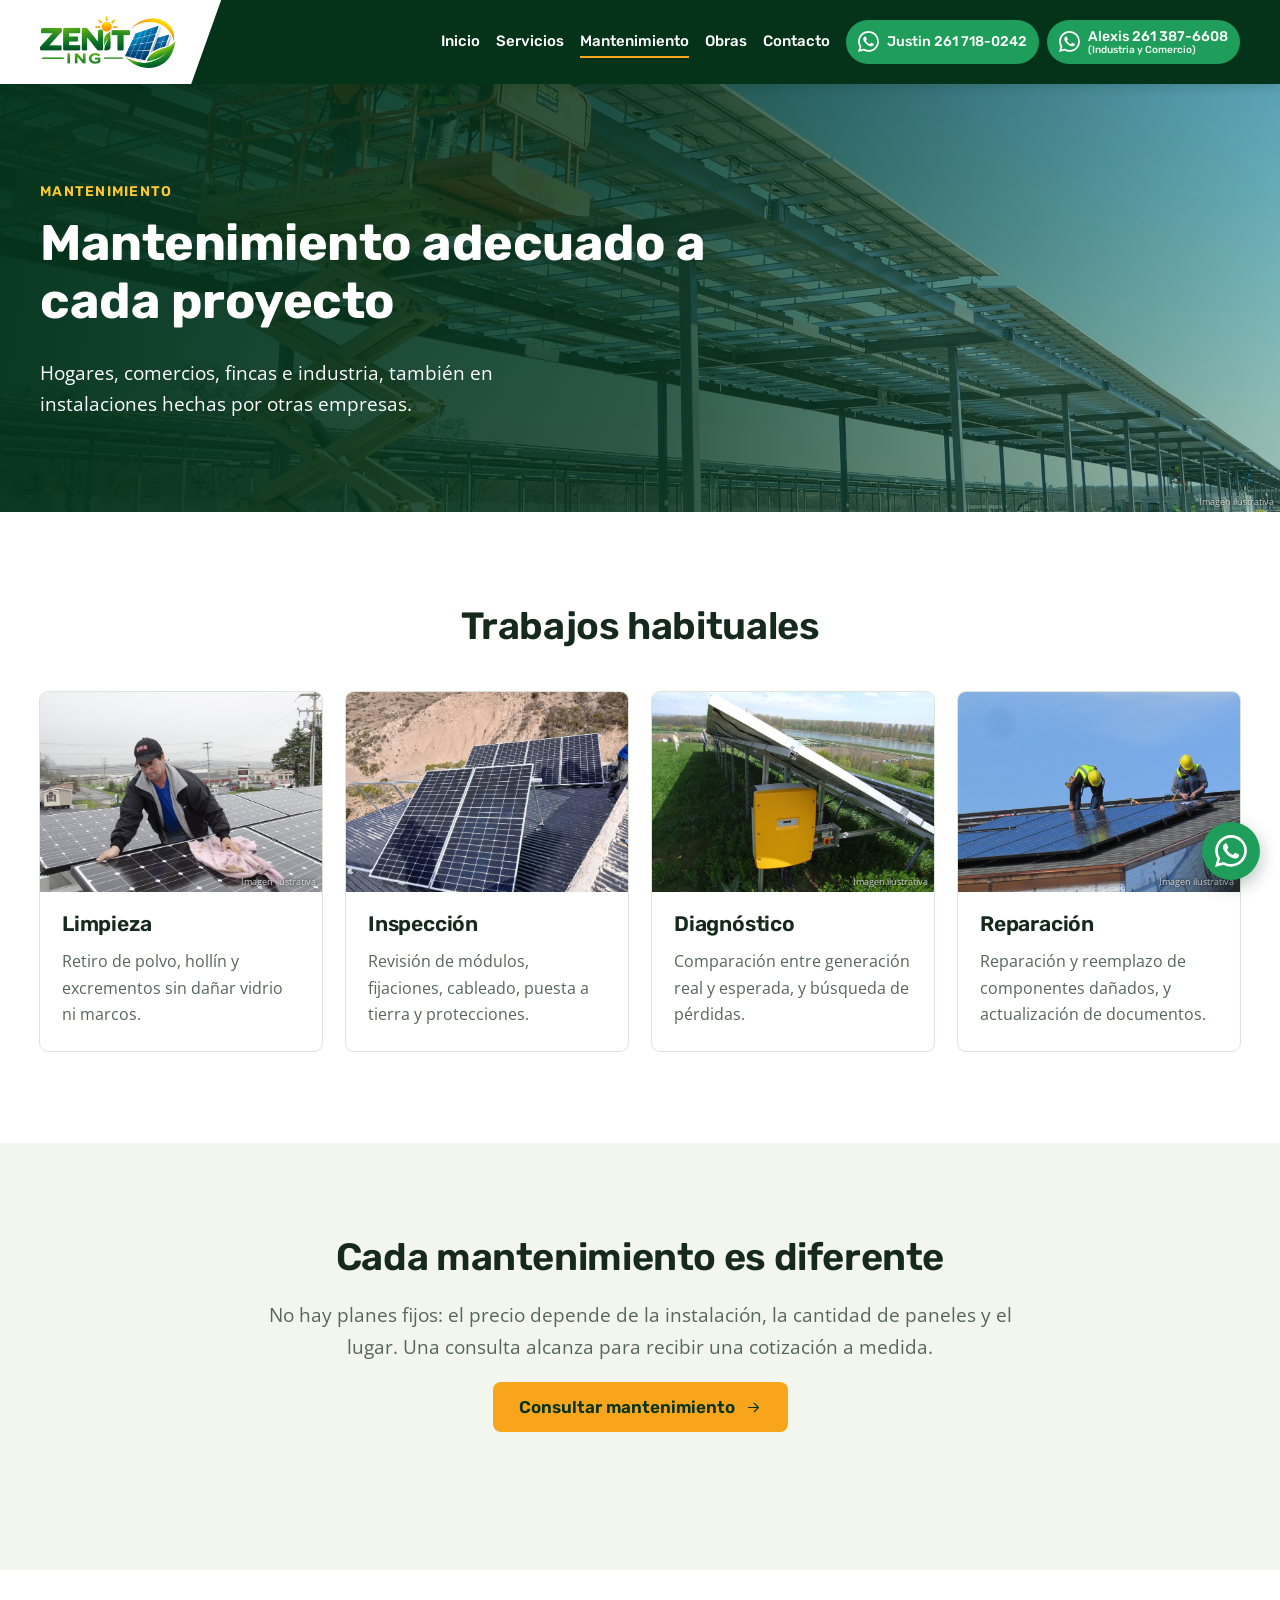
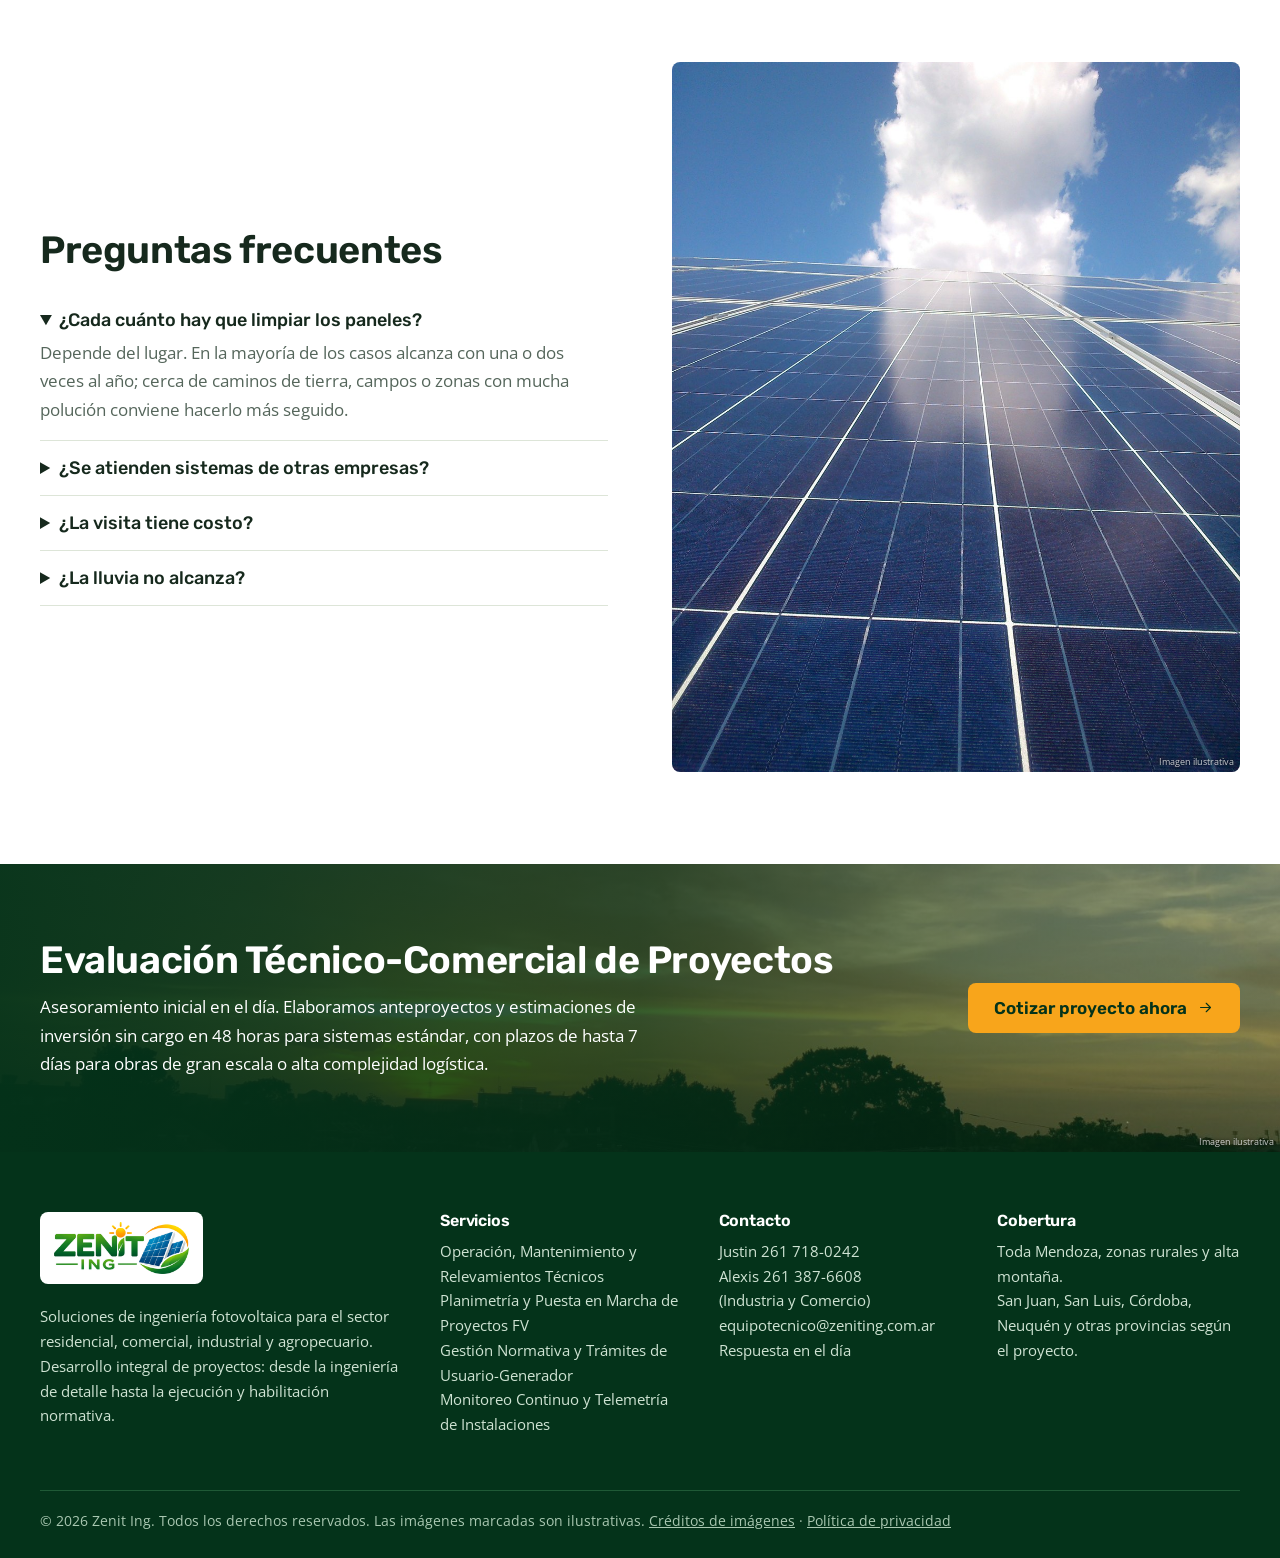
<file: mantenimiento.html>
<!doctype html>
<html lang="es-AR">
  <head>
    <meta charset="utf-8">
    <meta name="viewport" content="width=device-width, initial-scale=1">
    <title>Mantenimiento · Zenit Ing</title>
    <meta name="description" content="Limpieza, inspección y reparación de paneles solares, con cotización a medida.">
    <link rel="canonical" href="https://zeniting.com.ar/mantenimiento">
    <meta property="og:type" content="website">
    <meta property="og:site_name" content="Zenit Ing">
    <meta property="og:locale" content="es_AR">
    <meta property="og:title" content="Mantenimiento · Zenit Ing">
    <meta property="og:description" content="Limpieza, inspección y reparación de paneles solares, con cotización a medida.">
    <meta property="og:url" content="https://zeniting.com.ar/mantenimiento">
    <meta property="og:image" content="https://zeniting.com.ar/img/compartir.jpg">
    <meta property="og:image:width" content="1200">
    <meta property="og:image:height" content="630">
    <meta property="og:image:alt" content="Zenit Ing, energía solar en Mendoza">
    <meta name="twitter:card" content="summary_large_image">
    <link rel="preconnect" href="https://fonts.googleapis.com">
    <link rel="stylesheet" href="https://fonts.googleapis.com/css2?family=Open+Sans:wght@400;600&family=Rubik:wght@500;600;700&display=swap">
    <link rel="icon" type="image/png" href="img/favicon.png">
    <link rel="apple-touch-icon" href="img/apple-touch-icon.png">
    <link rel="stylesheet" href="css/styles.css">
    <script src="js/main.js" defer></script>
  </head>
  <body>
    <header class="site-header">
      <div class="container header-bar">
        <a class="logo" href="index.html"><img src="img/logo-zenit-ing.png" alt="Zenit Ing" width="156" height="60"></a>
        <nav class="main-nav" id="main-nav" aria-label="Principal">
          <a href="index.html">Inicio</a>
          <a href="servicios.html">Servicios</a>
          <a href="mantenimiento.html" aria-current="page">Mantenimiento</a>
          <a href="obras.html">Obras</a>
          <a href="contacto.html">Contacto</a>
        </nav>
        <div class="header-contacts">
          <a class="btn-whatsapp" href="contacto.html" data-whatsapp aria-label="WhatsApp de Justin"><svg viewBox="0 0 24 24" fill="currentColor" aria-hidden="true"><path d="M17.472 14.382c-.297-.149-1.758-.867-2.03-.967-.273-.099-.471-.148-.67.15-.197.297-.767.966-.94 1.164-.173.199-.347.223-.644.075-.297-.15-1.255-.463-2.39-1.475-.883-.788-1.48-1.761-1.653-2.059-.173-.297-.018-.458.13-.606.134-.133.298-.347.446-.52.149-.174.198-.298.298-.497.099-.198.05-.371-.025-.52-.075-.149-.669-1.612-.916-2.207-.242-.579-.487-.5-.669-.51-.173-.008-.371-.01-.57-.01-.198 0-.52.074-.792.372-.272.297-1.04 1.016-1.04 2.479 0 1.462 1.065 2.875 1.213 3.074.149.198 2.096 3.2 5.077 4.487.709.306 1.262.489 1.694.625.712.227 1.36.195 1.871.118.571-.085 1.758-.719 2.006-1.413.248-.694.248-1.289.173-1.413-.074-.124-.272-.198-.57-.347m-5.421 7.403h-.004a9.87 9.87 0 0 1-5.031-1.378l-.361-.214-3.741.982.998-3.648-.235-.374a9.86 9.86 0 0 1-1.51-5.26c.001-5.45 4.436-9.884 9.888-9.884 2.64 0 5.122 1.03 6.988 2.898a9.825 9.825 0 0 1 2.893 6.994c-.003 5.45-4.437 9.884-9.885 9.884m8.413-18.297A11.815 11.815 0 0 0 12.05 0C5.495 0 .16 5.335.157 11.892c0 2.096.547 4.142 1.588 5.945L.057 24l6.305-1.654a11.882 11.882 0 0 0 5.683 1.448h.005c6.554 0 11.89-5.335 11.893-11.893a11.821 11.821 0 0 0-3.48-8.413z"/></svg>Justin 261 718-0242</a>
          <a class="btn-whatsapp" href="contacto.html" data-whatsapp="5492613876608" aria-label="WhatsApp de Alexis"><svg viewBox="0 0 24 24" fill="currentColor" aria-hidden="true"><path d="M17.472 14.382c-.297-.149-1.758-.867-2.03-.967-.273-.099-.471-.148-.67.15-.197.297-.767.966-.94 1.164-.173.199-.347.223-.644.075-.297-.15-1.255-.463-2.39-1.475-.883-.788-1.48-1.761-1.653-2.059-.173-.297-.018-.458.13-.606.134-.133.298-.347.446-.52.149-.174.198-.298.298-.497.099-.198.05-.371-.025-.52-.075-.149-.669-1.612-.916-2.207-.242-.579-.487-.5-.669-.51-.173-.008-.371-.01-.57-.01-.198 0-.52.074-.792.372-.272.297-1.04 1.016-1.04 2.479 0 1.462 1.065 2.875 1.213 3.074.149.198 2.096 3.2 5.077 4.487.709.306 1.262.489 1.694.625.712.227 1.36.195 1.871.118.571-.085 1.758-.719 2.006-1.413.248-.694.248-1.289.173-1.413-.074-.124-.272-.198-.57-.347m-5.421 7.403h-.004a9.87 9.87 0 0 1-5.031-1.378l-.361-.214-3.741.982.998-3.648-.235-.374a9.86 9.86 0 0 1-1.51-5.26c.001-5.45 4.436-9.884 9.888-9.884 2.64 0 5.122 1.03 6.988 2.898a9.825 9.825 0 0 1 2.893 6.994c-.003 5.45-4.437 9.884-9.885 9.884m8.413-18.297A11.815 11.815 0 0 0 12.05 0C5.495 0 .16 5.335.157 11.892c0 2.096.547 4.142 1.588 5.945L.057 24l6.305-1.654a11.882 11.882 0 0 0 5.683 1.448h.005c6.554 0 11.89-5.335 11.893-11.893a11.821 11.821 0 0 0-3.48-8.413z"/></svg><span>Alexis 261 387-6608<small>(Industria&nbsp;y&nbsp;Comercio)</small></span></a>
        </div>
        <button class="nav-toggle" type="button" aria-label="Abrir menú" aria-expanded="false" aria-controls="main-nav"><svg viewBox="0 0 24 24" fill="none" stroke="currentColor" stroke-width="1.6" stroke-linecap="round" stroke-linejoin="round" aria-hidden="true"><path d="M4 7h16M4 12h16M4 17h16"/></svg></button>
      </div>
    </header>
    <main>
      <section class="page-hero">
        <img class="cover-image" src="img/ilustrativas/05-carport-mantenimiento.jpg" alt=""><small class="img-note">Imagen ilustrativa</small>
        <div class="container">
          <span class="eyebrow">Mantenimiento</span>
          <h1>Mantenimiento adecuado a cada proyecto</h1>
          <p>Hogares, comercios, fincas e industria, también en instalaciones hechas por otras empresas.</p>
        </div>
      </section>
      <section class="section">
        <div class="container">
          <h2 class="section-title">Trabajos habituales</h2>
          <div class="cards">
            <article class="card">
              <span class="media"><img src="img/ilustrativas/07-limpieza-manual.jpg" alt="Limpieza de paneles" loading="lazy"><small class="img-note">Imagen ilustrativa</small></span>
              <div class="card-body"><h3>Limpieza</h3><p>Retiro de polvo, hollín y excrementos sin dañar vidrio ni marcos.</p></div>
            </article>
            <article class="card">
              <span class="media"><img src="img/obras/05-techo-montana.jpg" alt="Técnico junto a paneles solares en un techo" loading="lazy"></span>
              <div class="card-body"><h3>Inspección</h3><p>Revisión de módulos, fijaciones, cableado, puesta a tierra y protecciones.</p></div>
            </article>
            <article class="card">
              <span class="media"><img src="img/ilustrativas/09-inversor-campo.jpg" alt="Inversor de un sistema solar" loading="lazy"><small class="img-note">Imagen ilustrativa</small></span>
              <div class="card-body"><h3>Diagnóstico</h3><p>Comparación entre generación real y esperada, y búsqueda de pérdidas.</p></div>
            </article>
            <article class="card">
              <span class="media"><img src="img/ilustrativas/04-tecnicos-techo.jpg" alt="Reparación en un techo" loading="lazy"><small class="img-note">Imagen ilustrativa</small></span>
              <div class="card-body"><h3>Reparación</h3><p>Reparación y reemplazo de componentes dañados, y actualización de documentos.</p></div>
            </article>
          </div>
        </div>
      </section>
      <section class="section section--sand section--center">
        <div class="container container--narrow">
          <h2>Cada mantenimiento es diferente</h2>
          <p class="lead">No hay planes fijos: el precio depende de la instalación, la cantidad de paneles y el lugar. Una consulta alcanza para recibir una cotización a medida.</p>
          <a class="btn" href="contacto.html">Consultar mantenimiento <svg viewBox="0 0 24 24" fill="none" stroke="currentColor" stroke-width="1.6" stroke-linecap="round" stroke-linejoin="round" aria-hidden="true"><path d="M5 12h14"/><path d="m13 6 6 6-6 6"/></svg></a>
        </div>
      </section>
      <section class="section">
        <div class="container split">
          <div class="faq">
            <h2>Preguntas frecuentes</h2>
            <details name="faq" open>
              <summary>¿Cada cuánto hay que limpiar los paneles?</summary>
              <p>Depende del lugar. En la mayoría de los casos alcanza con una o dos veces al año; cerca de caminos de tierra, campos o zonas con mucha polución conviene hacerlo más seguido.</p>
            </details>
            <details name="faq">
              <summary>¿Se atienden sistemas de otras empresas?</summary>
              <p>Sí. También se hacen relevamientos técnicos de instalaciones existentes, ya sea por baja de producción o por problemas técnicos.</p>
            </details>
            <details name="faq">
              <summary>¿La visita tiene costo?</summary>
              <p>Depende de la ubicación. En lugares lejanos o de difícil acceso puede tener un costo proporcional, que se informa antes de ir.</p>
            </details>
            <details name="faq">
              <summary>¿La lluvia no alcanza?</summary>
              <p>Ayuda, pero no saca la suciedad adherida y deja marcas que siguen haciendo sombra sobre las celdas.</p>
            </details>
          </div>
          <span class="media photo photo--tall"><img src="img/ilustrativas/08-panel-cielo.jpg" alt="Paneles reflejando el cielo" loading="lazy"><small class="img-note">Imagen ilustrativa</small></span>
        </div>
      </section>
      <section class="cta">
        <img class="cover-image" src="img/ilustrativas/01-atardecer-techo.jpg" alt="" loading="lazy"><small class="img-note">Imagen ilustrativa</small>
        <div class="container">
          <div>
            <h2>Evaluación Técnico-Comercial de Proyectos</h2>
            <p>Asesoramiento inicial en el día. Elaboramos anteproyectos y estimaciones de inversión sin cargo en 48 horas para sistemas estándar, con plazos de hasta 7 días para obras de gran escala o alta complejidad logística.</p>
          </div>
          <a class="btn" href="contacto.html">Cotizar proyecto ahora <svg viewBox="0 0 24 24" fill="none" stroke="currentColor" stroke-width="1.6" stroke-linecap="round" stroke-linejoin="round" aria-hidden="true"><path d="M5 12h14"/><path d="m13 6 6 6-6 6"/></svg></a>
        </div>
      </section>
    </main>
    <footer class="site-footer">
      <div class="container footer-grid">
        <div>
          <a class="logo logo--light" href="index.html"><img src="img/logo-zenit-ing.png" alt="Zenit Ing" width="156" height="60"></a>
          <p>Soluciones de ingeniería fotovoltaica para el sector residencial, comercial, industrial y agropecuario. Desarrollo integral de proyectos: desde la ingeniería de detalle hasta la ejecución y habilitación normativa.</p>
        </div>
        <div>
          <h4>Servicios</h4>
          <p>Operación, Mantenimiento y Relevamientos Técnicos<br>Planimetría y Puesta en Marcha de Proyectos FV<br>Gestión Normativa y Trámites de <span style="white-space: nowrap">Usuario-Generador</span><br>Monitoreo Continuo y Telemetría de Instalaciones</p>
        </div>
        <div>
          <h4>Contacto</h4>
          <p>Justin 261 718-0242<br>Alexis 261 387-6608 (Industria&nbsp;y&nbsp;Comercio)<br>equipotecnico@zeniting.com.ar<br>Respuesta en el día</p>
        </div>
        <div>
          <h4>Cobertura</h4>
          <p>Toda Mendoza, zonas rurales y alta montaña.<br>San Juan, San Luis, Córdoba, Neuquén y otras provincias según el proyecto.</p>
        </div>
      </div>
      <div class="container footer-legal">
        © 2026 Zenit Ing. Todos los derechos reservados. Las imágenes marcadas son ilustrativas. <a href="creditos.html">Créditos de imágenes</a> · <a href="privacidad.html">Política de privacidad</a>
      </div>
    </footer>
    <a class="whatsapp-float" href="contacto.html" data-whatsapp aria-label="Consultar por WhatsApp"><svg viewBox="0 0 24 24" fill="currentColor" aria-hidden="true"><path d="M17.472 14.382c-.297-.149-1.758-.867-2.03-.967-.273-.099-.471-.148-.67.15-.197.297-.767.966-.94 1.164-.173.199-.347.223-.644.075-.297-.15-1.255-.463-2.39-1.475-.883-.788-1.48-1.761-1.653-2.059-.173-.297-.018-.458.13-.606.134-.133.298-.347.446-.52.149-.174.198-.298.298-.497.099-.198.05-.371-.025-.52-.075-.149-.669-1.612-.916-2.207-.242-.579-.487-.5-.669-.51-.173-.008-.371-.01-.57-.01-.198 0-.52.074-.792.372-.272.297-1.04 1.016-1.04 2.479 0 1.462 1.065 2.875 1.213 3.074.149.198 2.096 3.2 5.077 4.487.709.306 1.262.489 1.694.625.712.227 1.36.195 1.871.118.571-.085 1.758-.719 2.006-1.413.248-.694.248-1.289.173-1.413-.074-.124-.272-.198-.57-.347m-5.421 7.403h-.004a9.87 9.87 0 0 1-5.031-1.378l-.361-.214-3.741.982.998-3.648-.235-.374a9.86 9.86 0 0 1-1.51-5.26c.001-5.45 4.436-9.884 9.888-9.884 2.64 0 5.122 1.03 6.988 2.898a9.825 9.825 0 0 1 2.893 6.994c-.003 5.45-4.437 9.884-9.885 9.884m8.413-18.297A11.815 11.815 0 0 0 12.05 0C5.495 0 .16 5.335.157 11.892c0 2.096.547 4.142 1.588 5.945L.057 24l6.305-1.654a11.882 11.882 0 0 0 5.683 1.448h.005c6.554 0 11.89-5.335 11.893-11.893a11.821 11.821 0 0 0-3.48-8.413z"/></svg></a>
  </body>
</html>
</file>
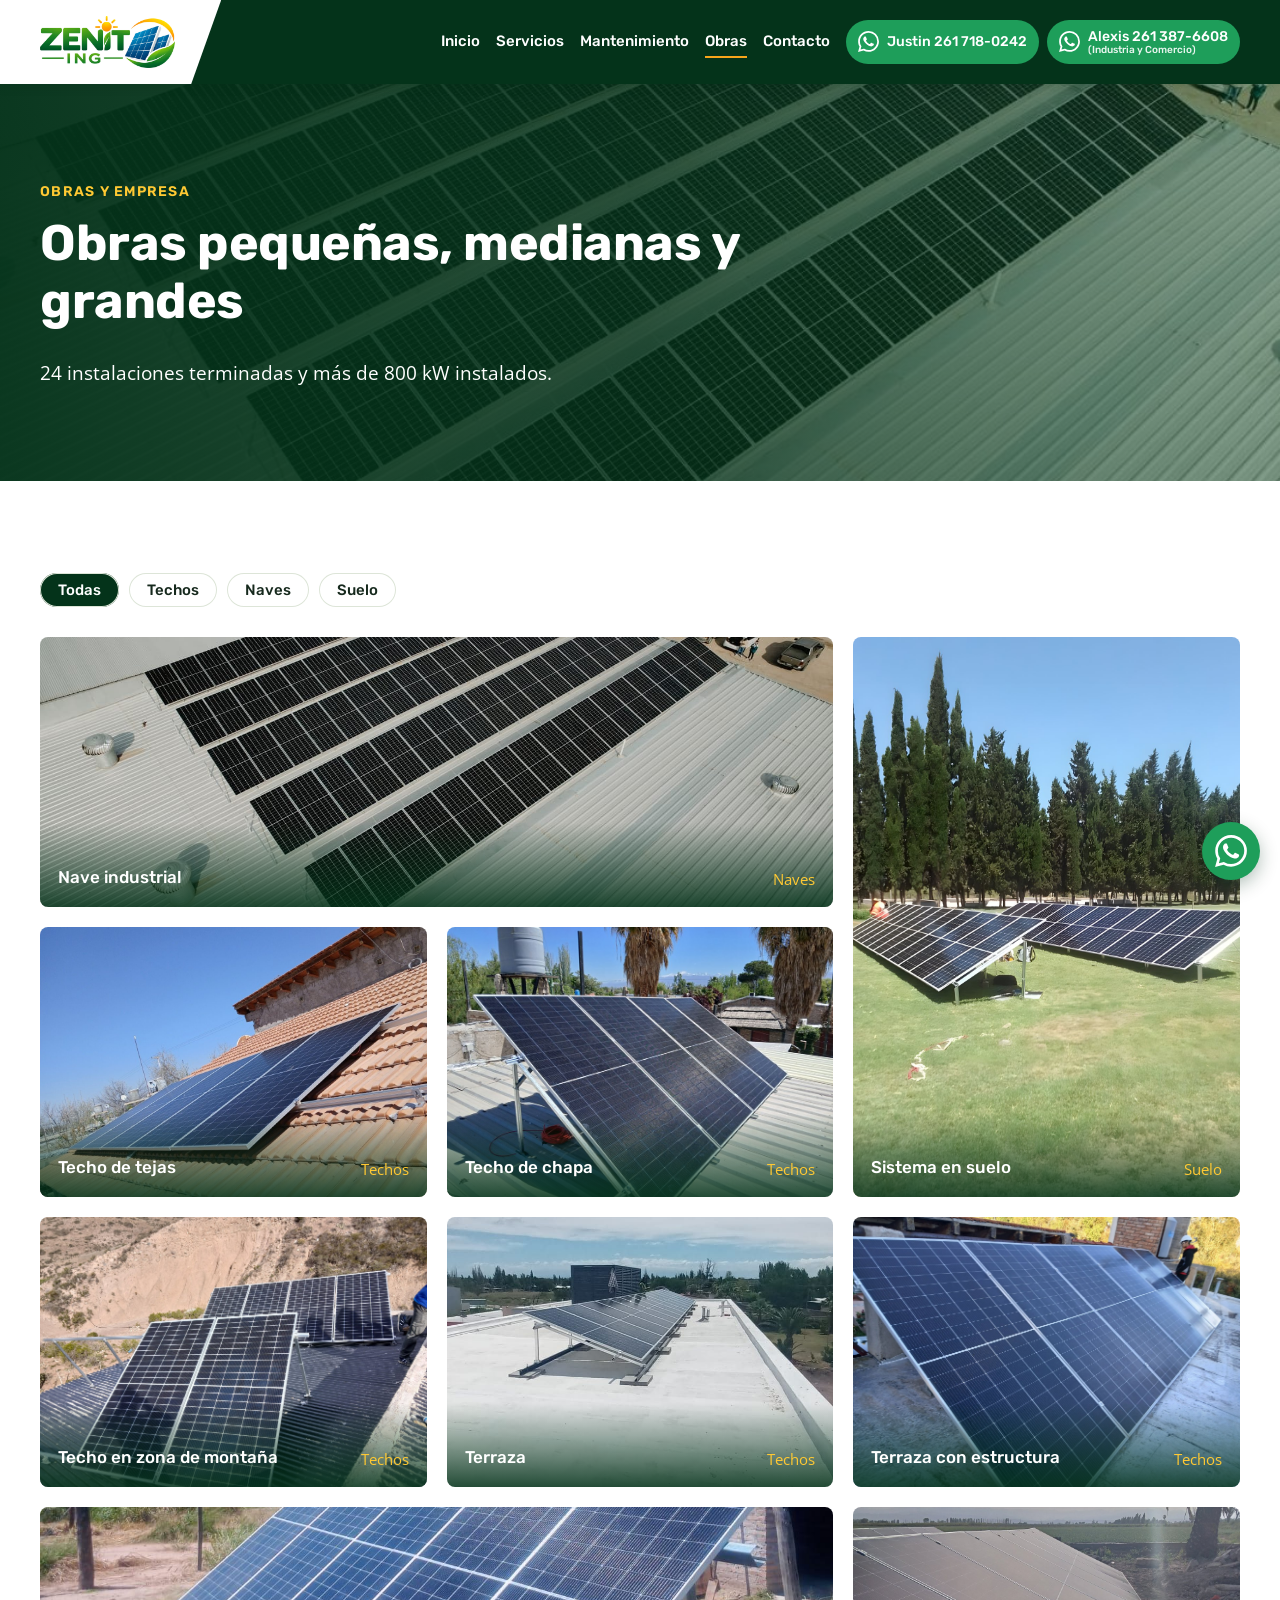
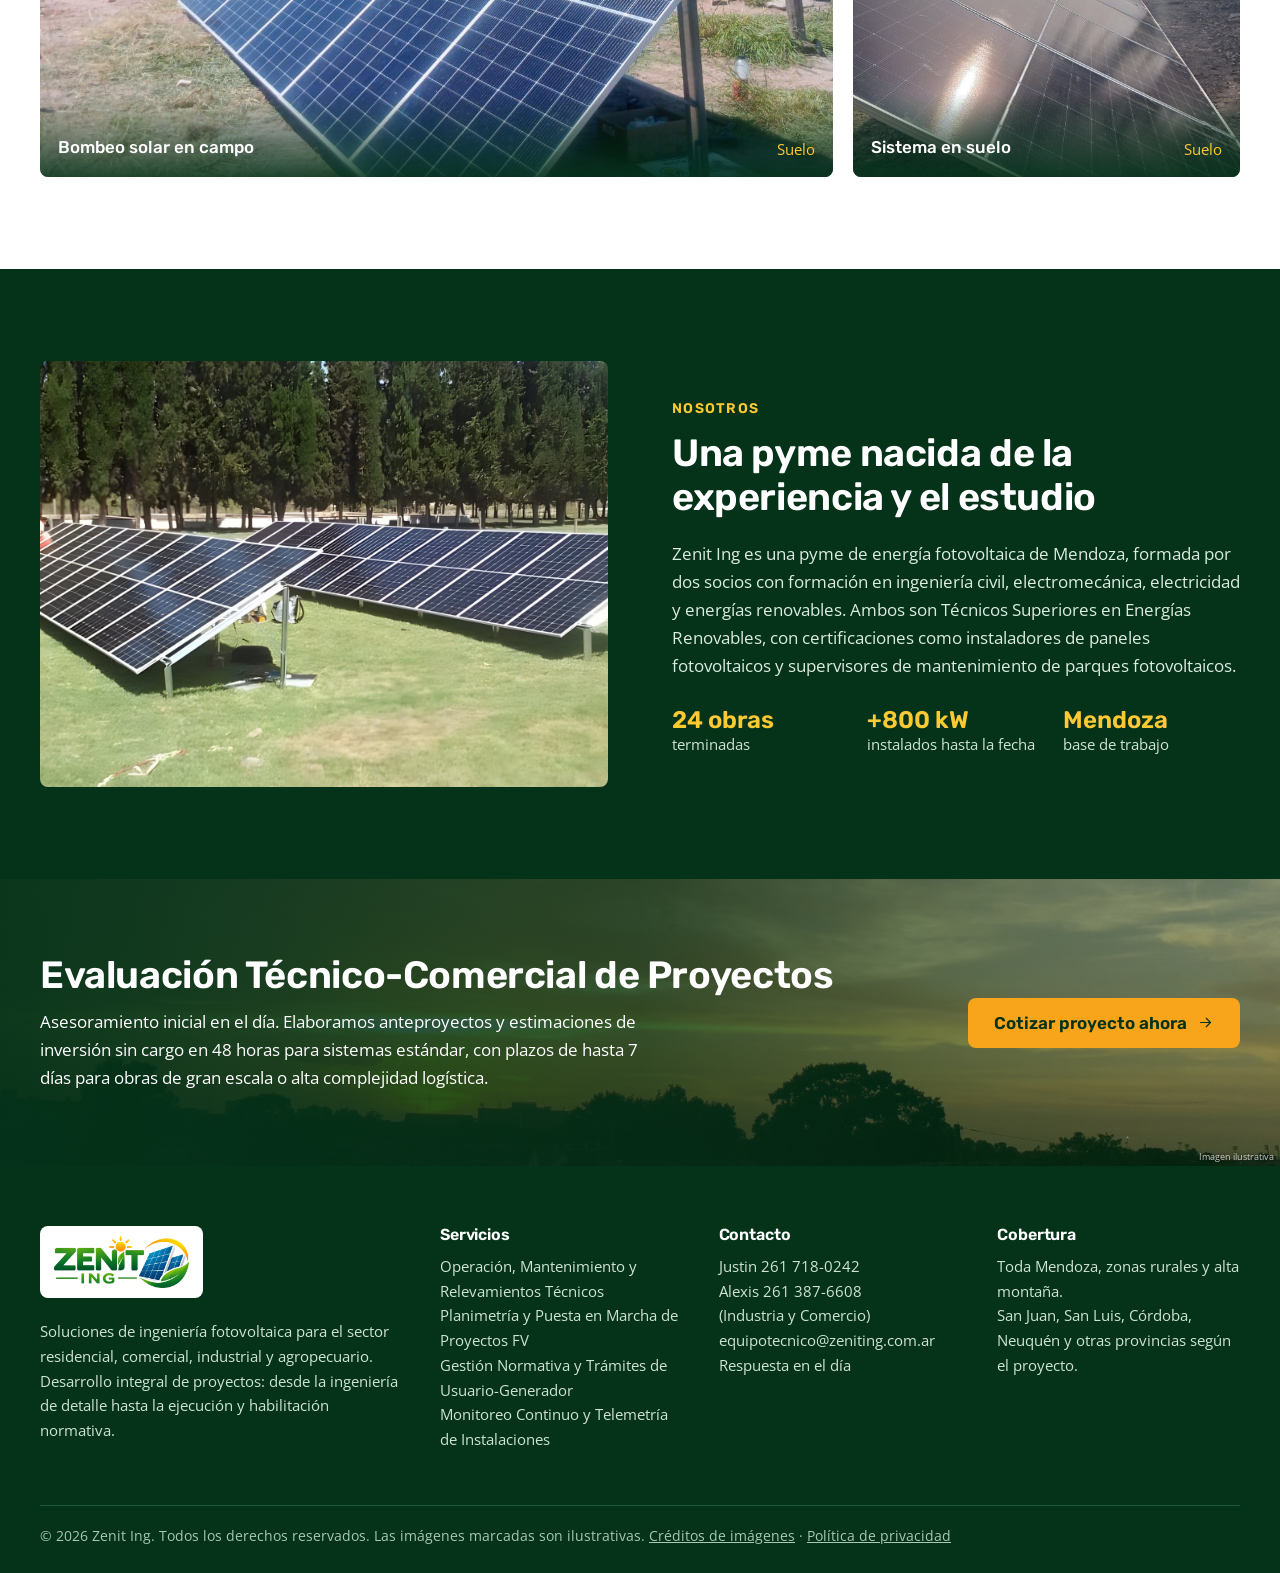
<file: obras.html>
<!doctype html>
<html lang="es-AR">
  <head>
    <meta charset="utf-8">
    <meta name="viewport" content="width=device-width, initial-scale=1">
    <title>Obras · Zenit Ing</title>
    <meta name="description" content="Obras solares en hogares, comercios, industria y campo.">
    <link rel="canonical" href="https://zeniting.com.ar/obras">
    <meta property="og:type" content="website">
    <meta property="og:site_name" content="Zenit Ing">
    <meta property="og:locale" content="es_AR">
    <meta property="og:title" content="Obras · Zenit Ing">
    <meta property="og:description" content="Obras solares en hogares, comercios, industria y campo.">
    <meta property="og:url" content="https://zeniting.com.ar/obras">
    <meta property="og:image" content="https://zeniting.com.ar/img/compartir.jpg">
    <meta property="og:image:width" content="1200">
    <meta property="og:image:height" content="630">
    <meta property="og:image:alt" content="Zenit Ing, energía solar en Mendoza">
    <meta name="twitter:card" content="summary_large_image">
    <link rel="preconnect" href="https://fonts.googleapis.com">
    <link rel="stylesheet" href="https://fonts.googleapis.com/css2?family=Open+Sans:wght@400;600&family=Rubik:wght@500;600;700&display=swap">
    <link rel="icon" type="image/png" href="img/favicon.png">
    <link rel="apple-touch-icon" href="img/apple-touch-icon.png">
    <link rel="stylesheet" href="css/styles.css">
    <script src="js/main.js" defer></script>
  </head>
  <body>
    <header class="site-header">
      <div class="container header-bar">
        <a class="logo" href="index.html"><img src="img/logo-zenit-ing.png" alt="Zenit Ing" width="156" height="60"></a>
        <nav class="main-nav" id="main-nav" aria-label="Principal">
          <a href="index.html">Inicio</a>
          <a href="servicios.html">Servicios</a>
          <a href="mantenimiento.html">Mantenimiento</a>
          <a href="obras.html" aria-current="page">Obras</a>
          <a href="contacto.html">Contacto</a>
        </nav>
        <div class="header-contacts">
          <a class="btn-whatsapp" href="contacto.html" data-whatsapp aria-label="WhatsApp de Justin"><svg viewBox="0 0 24 24" fill="currentColor" aria-hidden="true"><path d="M17.472 14.382c-.297-.149-1.758-.867-2.03-.967-.273-.099-.471-.148-.67.15-.197.297-.767.966-.94 1.164-.173.199-.347.223-.644.075-.297-.15-1.255-.463-2.39-1.475-.883-.788-1.48-1.761-1.653-2.059-.173-.297-.018-.458.13-.606.134-.133.298-.347.446-.52.149-.174.198-.298.298-.497.099-.198.05-.371-.025-.52-.075-.149-.669-1.612-.916-2.207-.242-.579-.487-.5-.669-.51-.173-.008-.371-.01-.57-.01-.198 0-.52.074-.792.372-.272.297-1.04 1.016-1.04 2.479 0 1.462 1.065 2.875 1.213 3.074.149.198 2.096 3.2 5.077 4.487.709.306 1.262.489 1.694.625.712.227 1.36.195 1.871.118.571-.085 1.758-.719 2.006-1.413.248-.694.248-1.289.173-1.413-.074-.124-.272-.198-.57-.347m-5.421 7.403h-.004a9.87 9.87 0 0 1-5.031-1.378l-.361-.214-3.741.982.998-3.648-.235-.374a9.86 9.86 0 0 1-1.51-5.26c.001-5.45 4.436-9.884 9.888-9.884 2.64 0 5.122 1.03 6.988 2.898a9.825 9.825 0 0 1 2.893 6.994c-.003 5.45-4.437 9.884-9.885 9.884m8.413-18.297A11.815 11.815 0 0 0 12.05 0C5.495 0 .16 5.335.157 11.892c0 2.096.547 4.142 1.588 5.945L.057 24l6.305-1.654a11.882 11.882 0 0 0 5.683 1.448h.005c6.554 0 11.89-5.335 11.893-11.893a11.821 11.821 0 0 0-3.48-8.413z"/></svg>Justin 261 718-0242</a>
          <a class="btn-whatsapp" href="contacto.html" data-whatsapp="5492613876608" aria-label="WhatsApp de Alexis"><svg viewBox="0 0 24 24" fill="currentColor" aria-hidden="true"><path d="M17.472 14.382c-.297-.149-1.758-.867-2.03-.967-.273-.099-.471-.148-.67.15-.197.297-.767.966-.94 1.164-.173.199-.347.223-.644.075-.297-.15-1.255-.463-2.39-1.475-.883-.788-1.48-1.761-1.653-2.059-.173-.297-.018-.458.13-.606.134-.133.298-.347.446-.52.149-.174.198-.298.298-.497.099-.198.05-.371-.025-.52-.075-.149-.669-1.612-.916-2.207-.242-.579-.487-.5-.669-.51-.173-.008-.371-.01-.57-.01-.198 0-.52.074-.792.372-.272.297-1.04 1.016-1.04 2.479 0 1.462 1.065 2.875 1.213 3.074.149.198 2.096 3.2 5.077 4.487.709.306 1.262.489 1.694.625.712.227 1.36.195 1.871.118.571-.085 1.758-.719 2.006-1.413.248-.694.248-1.289.173-1.413-.074-.124-.272-.198-.57-.347m-5.421 7.403h-.004a9.87 9.87 0 0 1-5.031-1.378l-.361-.214-3.741.982.998-3.648-.235-.374a9.86 9.86 0 0 1-1.51-5.26c.001-5.45 4.436-9.884 9.888-9.884 2.64 0 5.122 1.03 6.988 2.898a9.825 9.825 0 0 1 2.893 6.994c-.003 5.45-4.437 9.884-9.885 9.884m8.413-18.297A11.815 11.815 0 0 0 12.05 0C5.495 0 .16 5.335.157 11.892c0 2.096.547 4.142 1.588 5.945L.057 24l6.305-1.654a11.882 11.882 0 0 0 5.683 1.448h.005c6.554 0 11.89-5.335 11.893-11.893a11.821 11.821 0 0 0-3.48-8.413z"/></svg><span>Alexis 261 387-6608<small>(Industria&nbsp;y&nbsp;Comercio)</small></span></a>
        </div>
        <button class="nav-toggle" type="button" aria-label="Abrir menú" aria-expanded="false" aria-controls="main-nav"><svg viewBox="0 0 24 24" fill="none" stroke="currentColor" stroke-width="1.6" stroke-linecap="round" stroke-linejoin="round" aria-hidden="true"><path d="M4 7h16M4 12h16M4 17h16"/></svg></button>
      </div>
    </header>
    <main>
      <section class="page-hero">
        <img class="cover-image" src="img/obras/02-nave-detalle.jpg" alt="">
        <div class="container">
          <span class="eyebrow">Obras y empresa</span>
          <h1>Obras pequeñas, medianas y grandes</h1>
          <p>24 instalaciones terminadas y más de 800 kW instalados.</p>
        </div>
      </section>
      <section class="section">
        <div class="container">
          <div class="filters" role="group" aria-label="Filtrar obras">
            <button class="filter" type="button" data-filter="todas" aria-pressed="true">Todas</button>
            <button class="filter" type="button" data-filter="techos" aria-pressed="false">Techos</button>
            <button class="filter" type="button" data-filter="naves" aria-pressed="false">Naves</button>
            <button class="filter" type="button" data-filter="suelo" aria-pressed="false">Suelo</button>
          </div>
          <div class="projects">
            <figure class="project project--wide" data-category="naves">
              <img src="img/obras/01-nave-aerea.jpg" alt="Paneles solares sobre una nave industrial" loading="lazy">
              <figcaption><b>Nave industrial</b><span>Naves</span></figcaption>
            </figure>
            <figure class="project project--tall" data-category="suelo">
              <img src="img/obras/09-suelo-cipreses-alta-modificada.jpg" alt="Dos mesas de paneles solares en suelo" loading="lazy">
              <figcaption><b>Sistema en suelo</b><span>Suelo</span></figcaption>
            </figure>
            <figure class="project" data-category="techos">
              <img src="img/obras/03-techo-tejas.jpg" alt="Paneles solares sobre un techo de tejas" loading="lazy">
              <figcaption><b>Techo de tejas</b><span>Techos</span></figcaption>
            </figure>
            <figure class="project" data-category="techos">
              <img src="img/obras/04-techo-chapa.jpg" alt="Paneles solares sobre un techo de chapa" loading="lazy">
              <figcaption><b>Techo de chapa</b><span>Techos</span></figcaption>
            </figure>
            <figure class="project" data-category="techos">
              <img src="img/obras/05-techo-montana.jpg" alt="Paneles solares en un techo junto a la montaña" loading="lazy">
              <figcaption><b>Techo en zona de montaña</b><span>Techos</span></figcaption>
            </figure>
            <figure class="project" data-category="techos">
              <img src="img/obras/06-terraza.jpg" alt="Paneles solares en una terraza" loading="lazy">
              <figcaption><b>Terraza</b><span>Techos</span></figcaption>
            </figure>
            <figure class="project" data-category="techos">
              <img src="img/obras/07-terraza-estructura.jpg" alt="Hilera de paneles solares en una terraza" loading="lazy">
              <figcaption><b>Terraza con estructura</b><span>Techos</span></figcaption>
            </figure>
            <figure class="project project--wide" data-category="suelo">
              <img src="img/obras/13-bombeo-campo.jpg" alt="Paneles solares en suelo para bombeo en un campo" loading="lazy" style="object-position: 50% 72%">
              <figcaption><b>Bombeo solar en campo</b><span>Suelo</span></figcaption>
            </figure>
            <figure class="project" data-category="suelo">
              <img src="img/obras/11-suelo-reflejo.jpg" alt="Paneles solares en suelo al atardecer" loading="lazy">
              <figcaption><b>Sistema en suelo</b><span>Suelo</span></figcaption>
            </figure>
          </div>
        </div>
      </section>
      <section class="section--dark">
        <div class="container split">
          <span class="media photo"><img src="img/obras/08-suelo-cipreses-modificada.jpg" alt="Técnico trabajando en un sistema solar en suelo" loading="lazy"></span>
          <div>
            <span class="eyebrow">Nosotros</span>
            <h2>Una pyme nacida de la experiencia y el estudio</h2>
            <p>Zenit Ing es una pyme de energía fotovoltaica de Mendoza, formada por dos socios con formación en ingeniería civil, electromecánica, electricidad y energías renovables. Ambos son Técnicos Superiores en Energías Renovables, con certificaciones como instaladores de paneles fotovoltaicos y supervisores de mantenimiento de parques fotovoltaicos.</p>
            <div class="values">
              <div><b>24 obras</b><span>terminadas</span></div>
              <div><b>+800 kW</b><span>instalados hasta la fecha</span></div>
              <div><b>Mendoza</b><span>base de trabajo</span></div>
            </div>
          </div>
        </div>
      </section>
      <section class="cta">
        <img class="cover-image" src="img/ilustrativas/01-atardecer-techo.jpg" alt="" loading="lazy"><small class="img-note">Imagen ilustrativa</small>
        <div class="container">
          <div>
            <h2>Evaluación Técnico-Comercial de Proyectos</h2>
            <p>Asesoramiento inicial en el día. Elaboramos anteproyectos y estimaciones de inversión sin cargo en 48 horas para sistemas estándar, con plazos de hasta 7 días para obras de gran escala o alta complejidad logística.</p>
          </div>
          <a class="btn" href="contacto.html">Cotizar proyecto ahora <svg viewBox="0 0 24 24" fill="none" stroke="currentColor" stroke-width="1.6" stroke-linecap="round" stroke-linejoin="round" aria-hidden="true"><path d="M5 12h14"/><path d="m13 6 6 6-6 6"/></svg></a>
        </div>
      </section>
    </main>
    <footer class="site-footer">
      <div class="container footer-grid">
        <div>
          <a class="logo logo--light" href="index.html"><img src="img/logo-zenit-ing.png" alt="Zenit Ing" width="156" height="60"></a>
          <p>Soluciones de ingeniería fotovoltaica para el sector residencial, comercial, industrial y agropecuario. Desarrollo integral de proyectos: desde la ingeniería de detalle hasta la ejecución y habilitación normativa.</p>
        </div>
        <div>
          <h4>Servicios</h4>
          <p>Operación, Mantenimiento y Relevamientos Técnicos<br>Planimetría y Puesta en Marcha de Proyectos FV<br>Gestión Normativa y Trámites de <span style="white-space: nowrap">Usuario-Generador</span><br>Monitoreo Continuo y Telemetría de Instalaciones</p>
        </div>
        <div>
          <h4>Contacto</h4>
          <p>Justin 261 718-0242<br>Alexis 261 387-6608 (Industria&nbsp;y&nbsp;Comercio)<br>equipotecnico@zeniting.com.ar<br>Respuesta en el día</p>
        </div>
        <div>
          <h4>Cobertura</h4>
          <p>Toda Mendoza, zonas rurales y alta montaña.<br>San Juan, San Luis, Córdoba, Neuquén y otras provincias según el proyecto.</p>
        </div>
      </div>
      <div class="container footer-legal">
        © 2026 Zenit Ing. Todos los derechos reservados. Las imágenes marcadas son ilustrativas. <a href="creditos.html">Créditos de imágenes</a> · <a href="privacidad.html">Política de privacidad</a>
      </div>
    </footer>
    <a class="whatsapp-float" href="contacto.html" data-whatsapp aria-label="Consultar por WhatsApp"><svg viewBox="0 0 24 24" fill="currentColor" aria-hidden="true"><path d="M17.472 14.382c-.297-.149-1.758-.867-2.03-.967-.273-.099-.471-.148-.67.15-.197.297-.767.966-.94 1.164-.173.199-.347.223-.644.075-.297-.15-1.255-.463-2.39-1.475-.883-.788-1.48-1.761-1.653-2.059-.173-.297-.018-.458.13-.606.134-.133.298-.347.446-.52.149-.174.198-.298.298-.497.099-.198.05-.371-.025-.52-.075-.149-.669-1.612-.916-2.207-.242-.579-.487-.5-.669-.51-.173-.008-.371-.01-.57-.01-.198 0-.52.074-.792.372-.272.297-1.04 1.016-1.04 2.479 0 1.462 1.065 2.875 1.213 3.074.149.198 2.096 3.2 5.077 4.487.709.306 1.262.489 1.694.625.712.227 1.36.195 1.871.118.571-.085 1.758-.719 2.006-1.413.248-.694.248-1.289.173-1.413-.074-.124-.272-.198-.57-.347m-5.421 7.403h-.004a9.87 9.87 0 0 1-5.031-1.378l-.361-.214-3.741.982.998-3.648-.235-.374a9.86 9.86 0 0 1-1.51-5.26c.001-5.45 4.436-9.884 9.888-9.884 2.64 0 5.122 1.03 6.988 2.898a9.825 9.825 0 0 1 2.893 6.994c-.003 5.45-4.437 9.884-9.885 9.884m8.413-18.297A11.815 11.815 0 0 0 12.05 0C5.495 0 .16 5.335.157 11.892c0 2.096.547 4.142 1.588 5.945L.057 24l6.305-1.654a11.882 11.882 0 0 0 5.683 1.448h.005c6.554 0 11.89-5.335 11.893-11.893a11.821 11.821 0 0 0-3.48-8.413z"/></svg></a>
  </body>
</html>
</file>
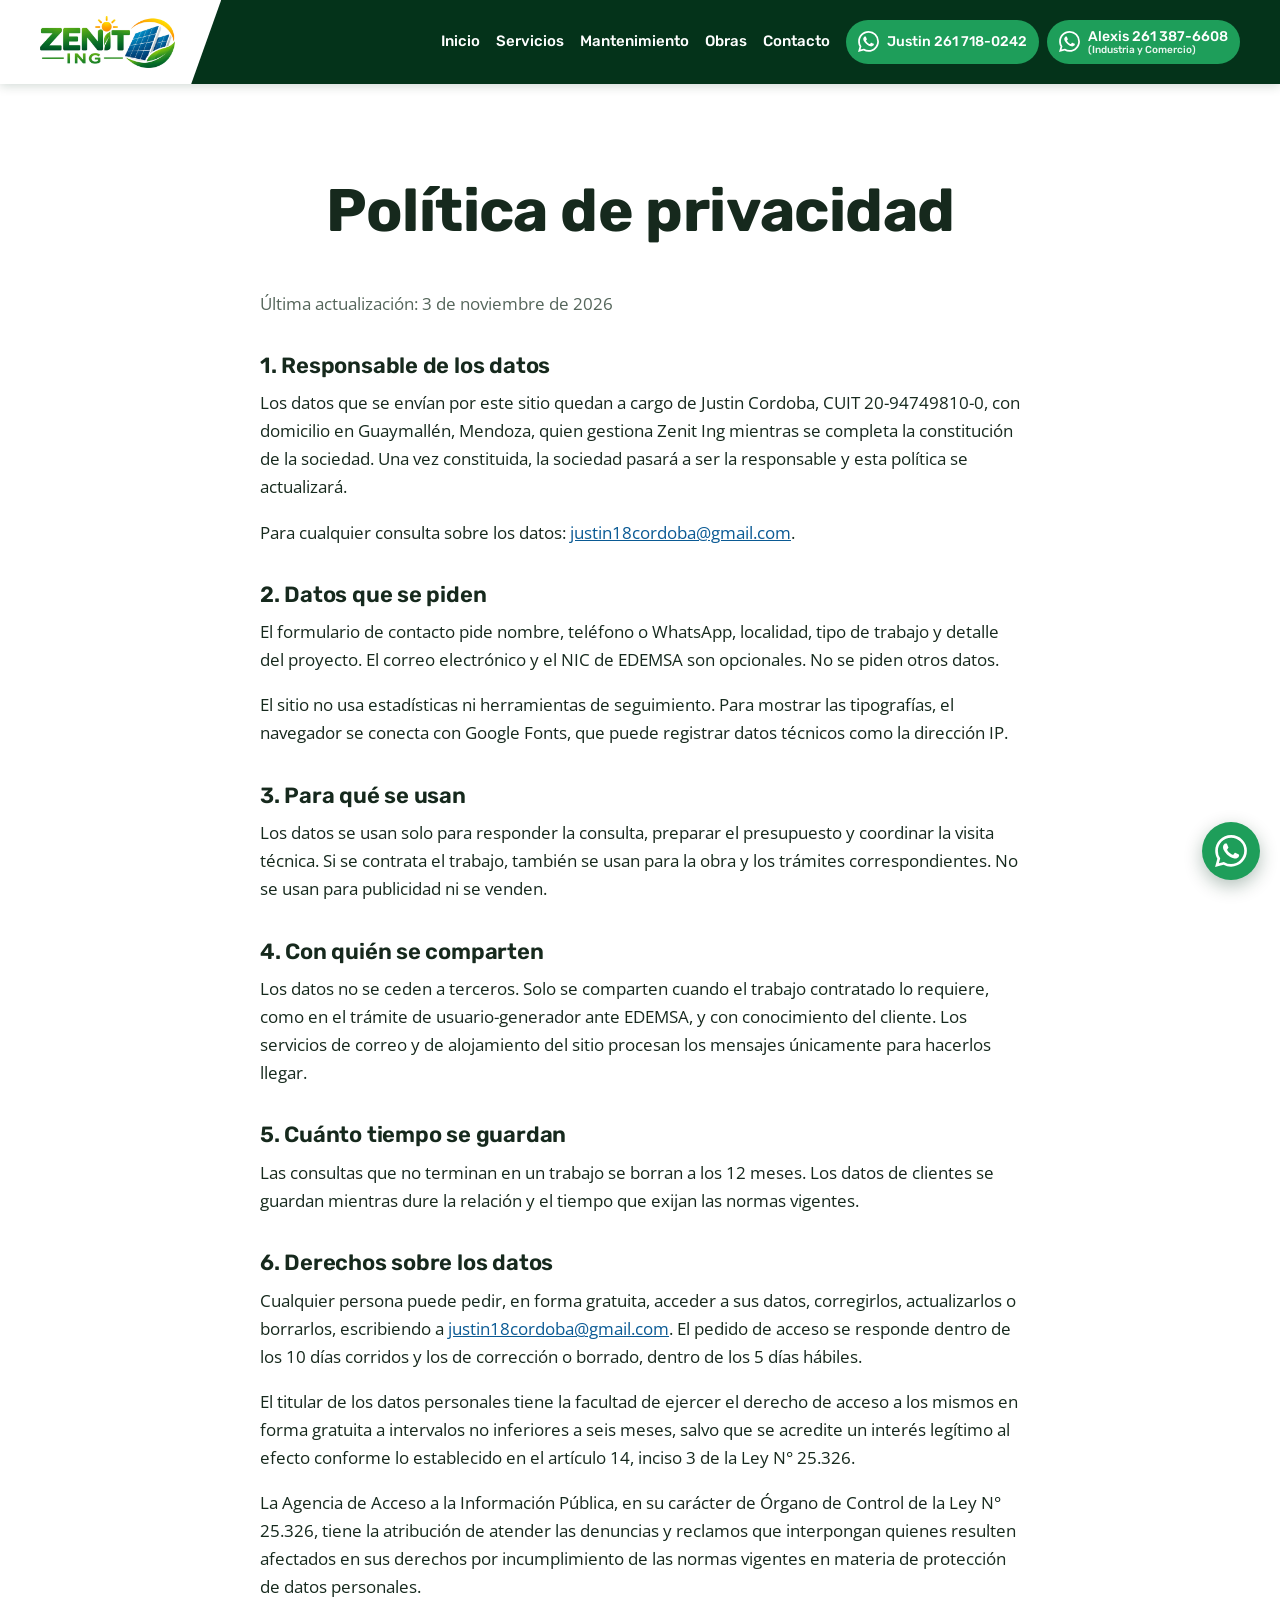
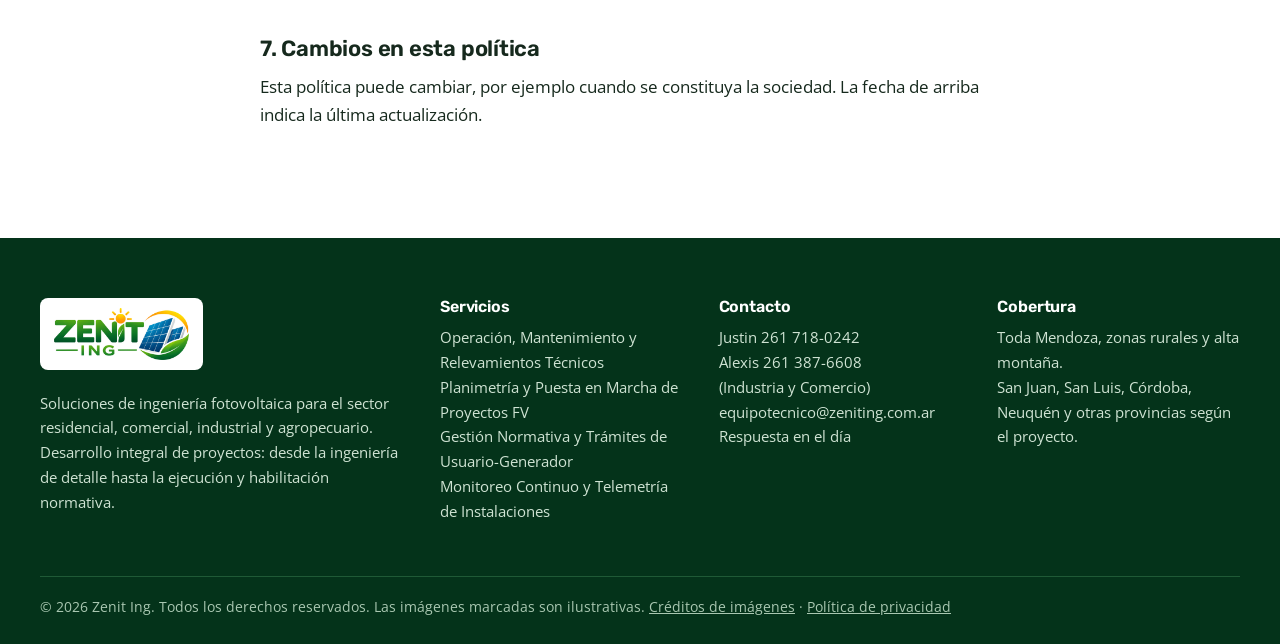
<file: privacidad.html>
<!doctype html>
<html lang="es-AR">
  <head>
    <meta charset="utf-8">
    <meta name="viewport" content="width=device-width, initial-scale=1">
    <title>Política de privacidad · Zenit Ing</title>
    <meta name="description" content="Cómo trata Zenit Ing los datos que se envían por el sitio.">
    <link rel="canonical" href="https://zeniting.com.ar/privacidad">
    <meta property="og:type" content="website">
    <meta property="og:site_name" content="Zenit Ing">
    <meta property="og:locale" content="es_AR">
    <meta property="og:title" content="Política de privacidad · Zenit Ing">
    <meta property="og:description" content="Cómo trata Zenit Ing los datos que se envían por el sitio.">
    <meta property="og:url" content="https://zeniting.com.ar/privacidad">
    <meta property="og:image" content="https://zeniting.com.ar/img/compartir.jpg">
    <meta property="og:image:width" content="1200">
    <meta property="og:image:height" content="630">
    <meta property="og:image:alt" content="Zenit Ing, energía solar en Mendoza">
    <meta name="twitter:card" content="summary_large_image">
    <link rel="preconnect" href="https://fonts.googleapis.com">
    <link rel="stylesheet" href="https://fonts.googleapis.com/css2?family=Open+Sans:wght@400;600&family=Rubik:wght@500;600;700&display=swap">
    <link rel="icon" type="image/png" href="img/favicon.png">
    <link rel="apple-touch-icon" href="img/apple-touch-icon.png">
    <link rel="stylesheet" href="css/styles.css">
    <script src="js/main.js" defer></script>
  </head>
  <body>
    <header class="site-header">
      <div class="container header-bar">
        <a class="logo" href="index.html"><img src="img/logo-zenit-ing.png" alt="Zenit Ing" width="156" height="60"></a>
        <nav class="main-nav" id="main-nav" aria-label="Principal">
          <a href="index.html">Inicio</a>
          <a href="servicios.html">Servicios</a>
          <a href="mantenimiento.html">Mantenimiento</a>
          <a href="obras.html">Obras</a>
          <a href="contacto.html">Contacto</a>
        </nav>
        <div class="header-contacts">
          <a class="btn-whatsapp" href="contacto.html" data-whatsapp aria-label="WhatsApp de Justin"><svg viewBox="0 0 24 24" fill="currentColor" aria-hidden="true"><path d="M17.472 14.382c-.297-.149-1.758-.867-2.03-.967-.273-.099-.471-.148-.67.15-.197.297-.767.966-.94 1.164-.173.199-.347.223-.644.075-.297-.15-1.255-.463-2.39-1.475-.883-.788-1.48-1.761-1.653-2.059-.173-.297-.018-.458.13-.606.134-.133.298-.347.446-.52.149-.174.198-.298.298-.497.099-.198.05-.371-.025-.52-.075-.149-.669-1.612-.916-2.207-.242-.579-.487-.5-.669-.51-.173-.008-.371-.01-.57-.01-.198 0-.52.074-.792.372-.272.297-1.04 1.016-1.04 2.479 0 1.462 1.065 2.875 1.213 3.074.149.198 2.096 3.2 5.077 4.487.709.306 1.262.489 1.694.625.712.227 1.36.195 1.871.118.571-.085 1.758-.719 2.006-1.413.248-.694.248-1.289.173-1.413-.074-.124-.272-.198-.57-.347m-5.421 7.403h-.004a9.87 9.87 0 0 1-5.031-1.378l-.361-.214-3.741.982.998-3.648-.235-.374a9.86 9.86 0 0 1-1.51-5.26c.001-5.45 4.436-9.884 9.888-9.884 2.64 0 5.122 1.03 6.988 2.898a9.825 9.825 0 0 1 2.893 6.994c-.003 5.45-4.437 9.884-9.885 9.884m8.413-18.297A11.815 11.815 0 0 0 12.05 0C5.495 0 .16 5.335.157 11.892c0 2.096.547 4.142 1.588 5.945L.057 24l6.305-1.654a11.882 11.882 0 0 0 5.683 1.448h.005c6.554 0 11.89-5.335 11.893-11.893a11.821 11.821 0 0 0-3.48-8.413z"/></svg>Justin 261 718-0242</a>
          <a class="btn-whatsapp" href="contacto.html" data-whatsapp="5492613876608" aria-label="WhatsApp de Alexis"><svg viewBox="0 0 24 24" fill="currentColor" aria-hidden="true"><path d="M17.472 14.382c-.297-.149-1.758-.867-2.03-.967-.273-.099-.471-.148-.67.15-.197.297-.767.966-.94 1.164-.173.199-.347.223-.644.075-.297-.15-1.255-.463-2.39-1.475-.883-.788-1.48-1.761-1.653-2.059-.173-.297-.018-.458.13-.606.134-.133.298-.347.446-.52.149-.174.198-.298.298-.497.099-.198.05-.371-.025-.52-.075-.149-.669-1.612-.916-2.207-.242-.579-.487-.5-.669-.51-.173-.008-.371-.01-.57-.01-.198 0-.52.074-.792.372-.272.297-1.04 1.016-1.04 2.479 0 1.462 1.065 2.875 1.213 3.074.149.198 2.096 3.2 5.077 4.487.709.306 1.262.489 1.694.625.712.227 1.36.195 1.871.118.571-.085 1.758-.719 2.006-1.413.248-.694.248-1.289.173-1.413-.074-.124-.272-.198-.57-.347m-5.421 7.403h-.004a9.87 9.87 0 0 1-5.031-1.378l-.361-.214-3.741.982.998-3.648-.235-.374a9.86 9.86 0 0 1-1.51-5.26c.001-5.45 4.436-9.884 9.888-9.884 2.64 0 5.122 1.03 6.988 2.898a9.825 9.825 0 0 1 2.893 6.994c-.003 5.45-4.437 9.884-9.885 9.884m8.413-18.297A11.815 11.815 0 0 0 12.05 0C5.495 0 .16 5.335.157 11.892c0 2.096.547 4.142 1.588 5.945L.057 24l6.305-1.654a11.882 11.882 0 0 0 5.683 1.448h.005c6.554 0 11.89-5.335 11.893-11.893a11.821 11.821 0 0 0-3.48-8.413z"/></svg><span>Alexis 261 387-6608<small>(Industria&nbsp;y&nbsp;Comercio)</small></span></a>
        </div>
        <button class="nav-toggle" type="button" aria-label="Abrir menú" aria-expanded="false" aria-controls="main-nav"><svg viewBox="0 0 24 24" fill="none" stroke="currentColor" stroke-width="1.6" stroke-linecap="round" stroke-linejoin="round" aria-hidden="true"><path d="M4 7h16M4 12h16M4 17h16"/></svg></button>
      </div>
    </header>
    <main>
      <section class="section">
        <div class="container legal-text">
          <h1 class="section-title">Política de privacidad</h1>
          <p class="legal-date">Última actualización: 3 de noviembre de 2026</p>

          <h2>1. Responsable de los datos</h2>
          <p>Los datos que se envían por este sitio quedan a cargo de Justin Cordoba, CUIT 20-94749810-0, con domicilio en Guaymallén, Mendoza, quien gestiona Zenit Ing mientras se completa la constitución de la sociedad. Una vez constituida, la sociedad pasará a ser la responsable y esta política se actualizará.</p>
          <p>Para cualquier consulta sobre los datos: <a href="mailto:justin18cordoba@gmail.com">justin18cordoba@gmail.com</a>.</p>

          <h2>2. Datos que se piden</h2>
          <p>El formulario de contacto pide nombre, teléfono o WhatsApp, localidad, tipo de trabajo y detalle del proyecto. El correo electrónico y el NIC de EDEMSA son opcionales. No se piden otros datos.</p>
          <p>El sitio no usa estadísticas ni herramientas de seguimiento. Para mostrar las tipografías, el navegador se conecta con Google Fonts, que puede registrar datos técnicos como la dirección IP.</p>

          <h2>3. Para qué se usan</h2>
          <p>Los datos se usan solo para responder la consulta, preparar el presupuesto y coordinar la visita técnica. Si se contrata el trabajo, también se usan para la obra y los trámites correspondientes. No se usan para publicidad ni se venden.</p>

          <h2>4. Con quién se comparten</h2>
          <p>Los datos no se ceden a terceros. Solo se comparten cuando el trabajo contratado lo requiere, como en el trámite de usuario-generador ante EDEMSA, y con conocimiento del cliente. Los servicios de correo y de alojamiento del sitio procesan los mensajes únicamente para hacerlos llegar.</p>

          <h2>5. Cuánto tiempo se guardan</h2>
          <p>Las consultas que no terminan en un trabajo se borran a los 12 meses. Los datos de clientes se guardan mientras dure la relación y el tiempo que exijan las normas vigentes.</p>

          <h2>6. Derechos sobre los datos</h2>
          <p>Cualquier persona puede pedir, en forma gratuita, acceder a sus datos, corregirlos, actualizarlos o borrarlos, escribiendo a <a href="mailto:justin18cordoba@gmail.com">justin18cordoba@gmail.com</a>. El pedido de acceso se responde dentro de los 10 días corridos y los de corrección o borrado, dentro de los 5 días hábiles.</p>
          <p>El titular de los datos personales tiene la facultad de ejercer el derecho de acceso a los mismos en forma gratuita a intervalos no inferiores a seis meses, salvo que se acredite un interés legítimo al efecto conforme lo establecido en el artículo 14, inciso 3 de la Ley N° 25.326.</p>
          <p>La Agencia de Acceso a la Información Pública, en su carácter de Órgano de Control de la Ley N° 25.326, tiene la atribución de atender las denuncias y reclamos que interpongan quienes resulten afectados en sus derechos por incumplimiento de las normas vigentes en materia de protección de datos personales.</p>

          <h2>7. Cambios en esta política</h2>
          <p>Esta política puede cambiar, por ejemplo cuando se constituya la sociedad. La fecha de arriba indica la última actualización.</p>
        </div>
      </section>
    </main>
    <footer class="site-footer">
      <div class="container footer-grid">
        <div>
          <a class="logo logo--light" href="index.html"><img src="img/logo-zenit-ing.png" alt="Zenit Ing" width="156" height="60"></a>
          <p>Soluciones de ingeniería fotovoltaica para el sector residencial, comercial, industrial y agropecuario. Desarrollo integral de proyectos: desde la ingeniería de detalle hasta la ejecución y habilitación normativa.</p>
        </div>
        <div>
          <h4>Servicios</h4>
          <p>Operación, Mantenimiento y Relevamientos Técnicos<br>Planimetría y Puesta en Marcha de Proyectos FV<br>Gestión Normativa y Trámites de <span style="white-space: nowrap">Usuario-Generador</span><br>Monitoreo Continuo y Telemetría de Instalaciones</p>
        </div>
        <div>
          <h4>Contacto</h4>
          <p>Justin 261 718-0242<br>Alexis 261 387-6608 (Industria&nbsp;y&nbsp;Comercio)<br>equipotecnico@zeniting.com.ar<br>Respuesta en el día</p>
        </div>
        <div>
          <h4>Cobertura</h4>
          <p>Toda Mendoza, zonas rurales y alta montaña.<br>San Juan, San Luis, Córdoba, Neuquén y otras provincias según el proyecto.</p>
        </div>
      </div>
      <div class="container footer-legal">
        © 2026 Zenit Ing. Todos los derechos reservados. Las imágenes marcadas son ilustrativas. <a href="creditos.html">Créditos de imágenes</a> · <a href="privacidad.html">Política de privacidad</a>
      </div>
    </footer>
    <a class="whatsapp-float" href="contacto.html" data-whatsapp aria-label="Consultar por WhatsApp"><svg viewBox="0 0 24 24" fill="currentColor" aria-hidden="true"><path d="M17.472 14.382c-.297-.149-1.758-.867-2.03-.967-.273-.099-.471-.148-.67.15-.197.297-.767.966-.94 1.164-.173.199-.347.223-.644.075-.297-.15-1.255-.463-2.39-1.475-.883-.788-1.48-1.761-1.653-2.059-.173-.297-.018-.458.13-.606.134-.133.298-.347.446-.52.149-.174.198-.298.298-.497.099-.198.05-.371-.025-.52-.075-.149-.669-1.612-.916-2.207-.242-.579-.487-.5-.669-.51-.173-.008-.371-.01-.57-.01-.198 0-.52.074-.792.372-.272.297-1.04 1.016-1.04 2.479 0 1.462 1.065 2.875 1.213 3.074.149.198 2.096 3.2 5.077 4.487.709.306 1.262.489 1.694.625.712.227 1.36.195 1.871.118.571-.085 1.758-.719 2.006-1.413.248-.694.248-1.289.173-1.413-.074-.124-.272-.198-.57-.347m-5.421 7.403h-.004a9.87 9.87 0 0 1-5.031-1.378l-.361-.214-3.741.982.998-3.648-.235-.374a9.86 9.86 0 0 1-1.51-5.26c.001-5.45 4.436-9.884 9.888-9.884 2.64 0 5.122 1.03 6.988 2.898a9.825 9.825 0 0 1 2.893 6.994c-.003 5.45-4.437 9.884-9.885 9.884m8.413-18.297A11.815 11.815 0 0 0 12.05 0C5.495 0 .16 5.335.157 11.892c0 2.096.547 4.142 1.588 5.945L.057 24l6.305-1.654a11.882 11.882 0 0 0 5.683 1.448h.005c6.554 0 11.89-5.335 11.893-11.893a11.821 11.821 0 0 0-3.48-8.413z"/></svg></a>
  </body>
</html>
</file>
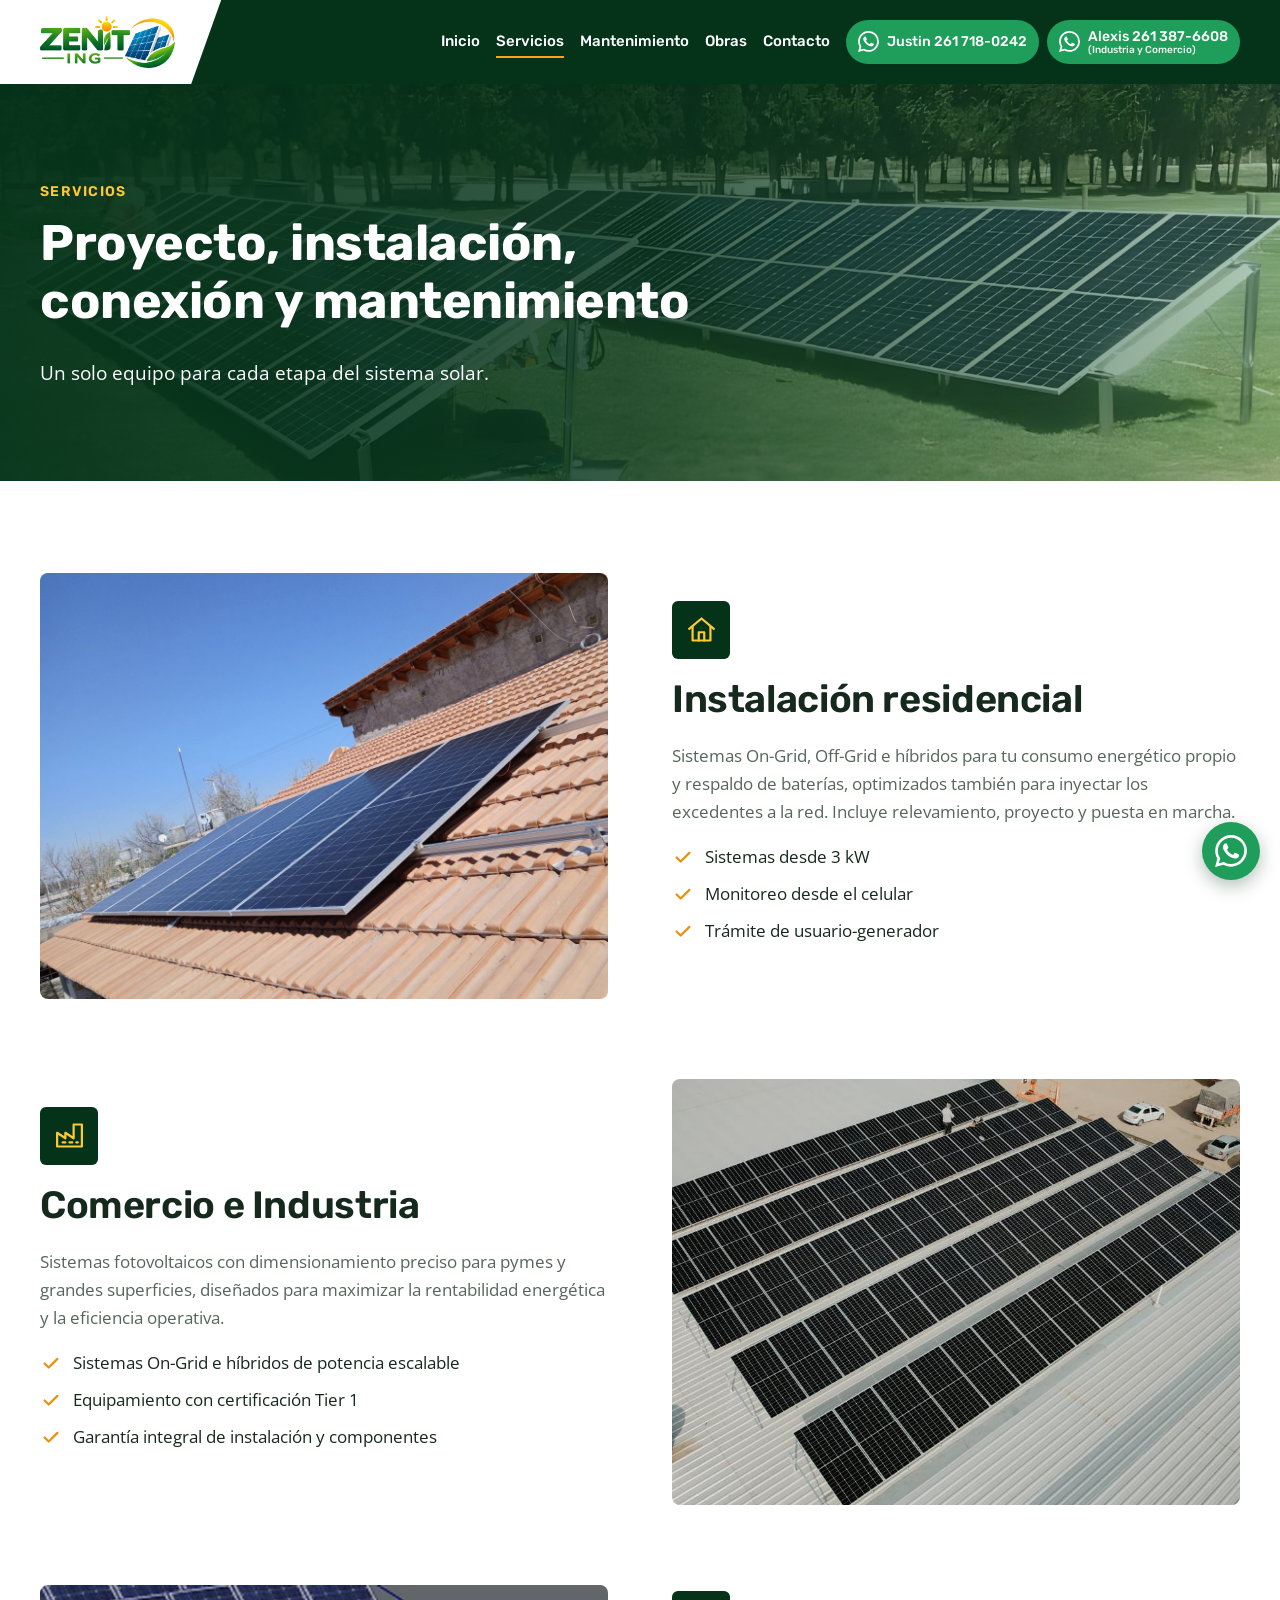
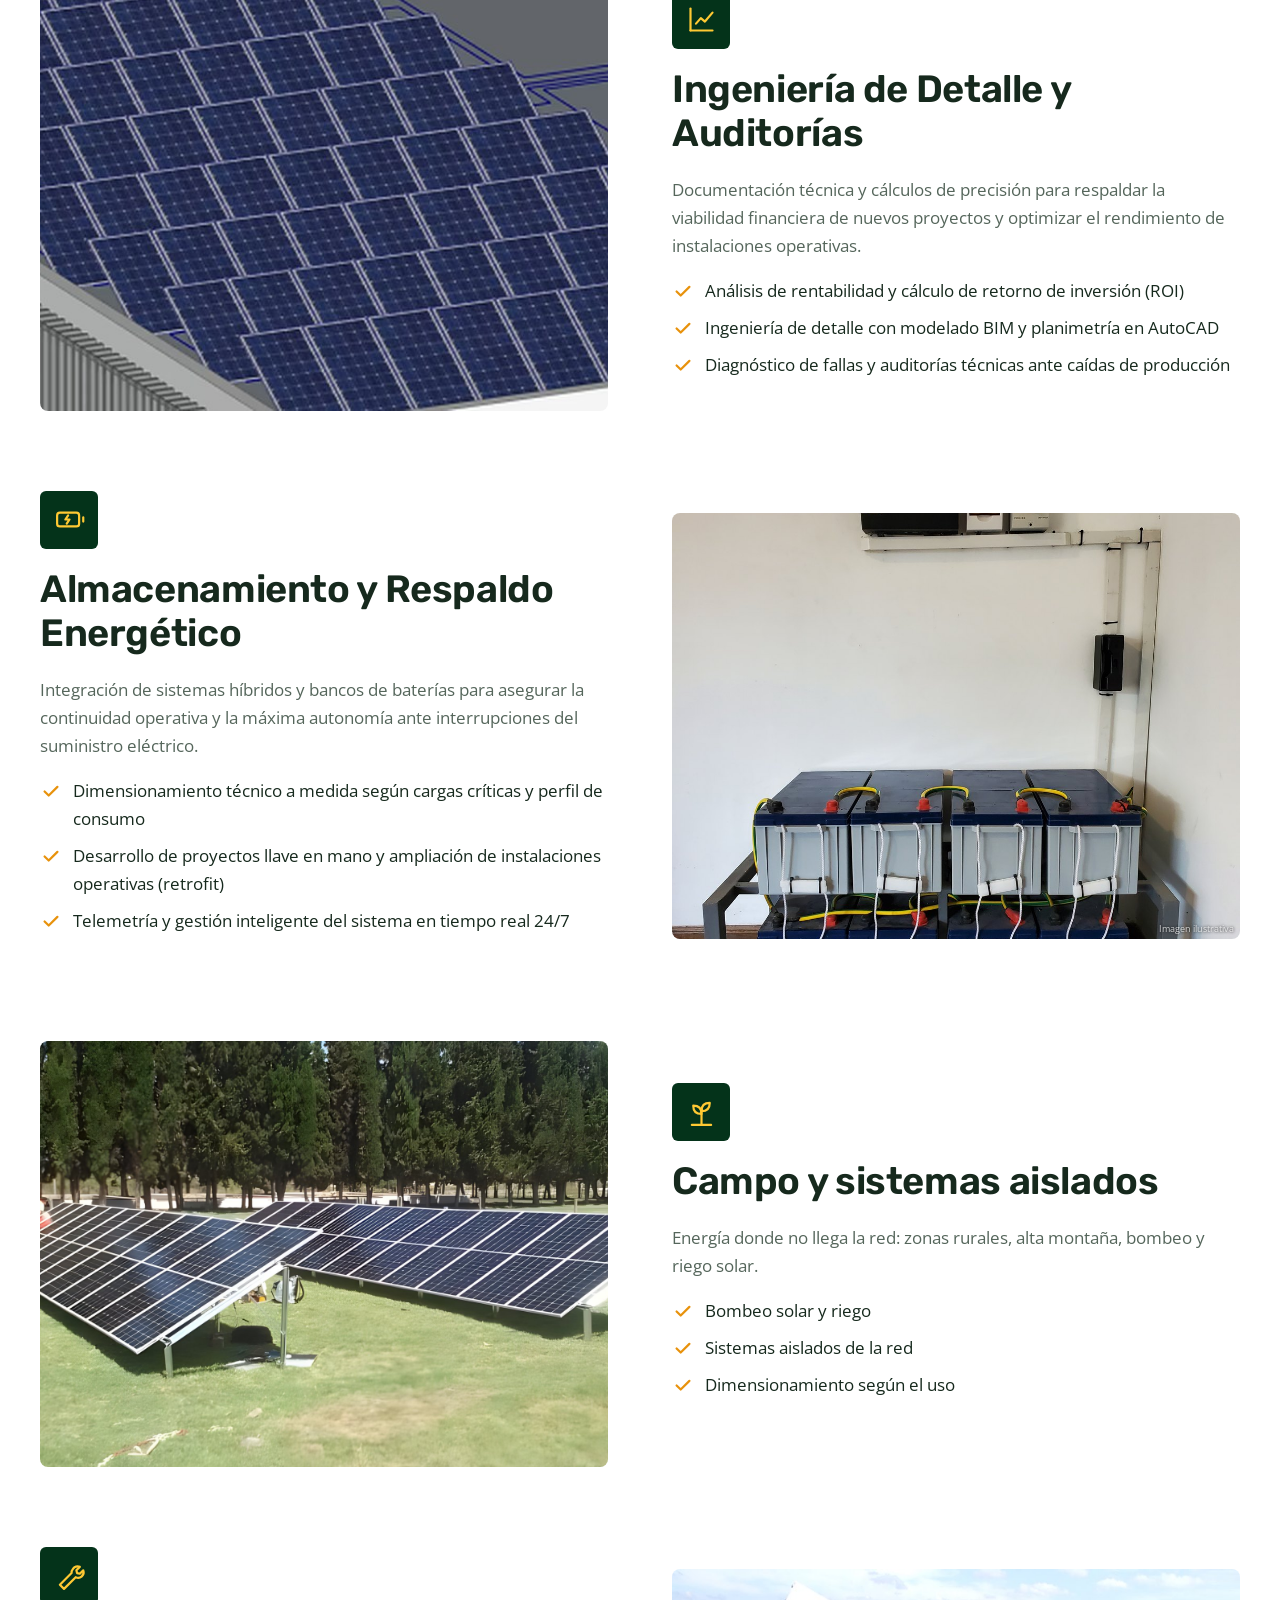
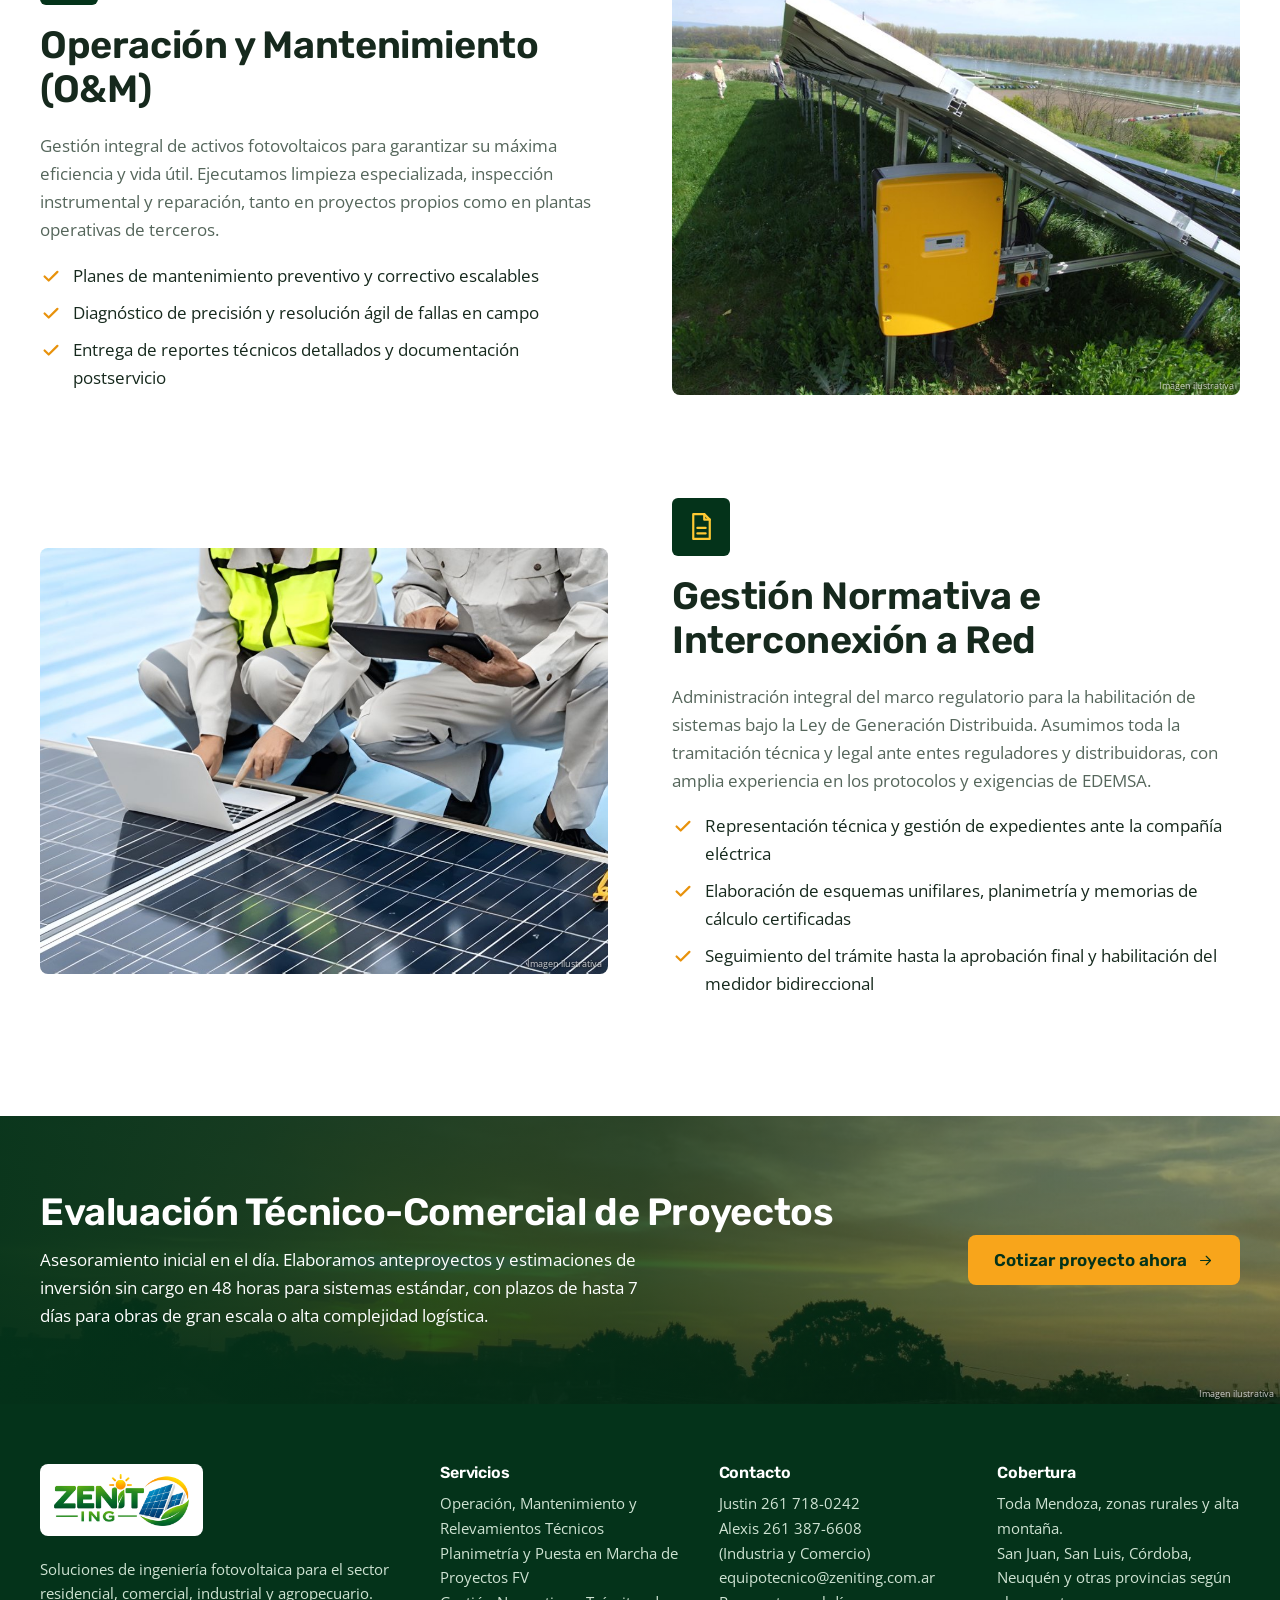
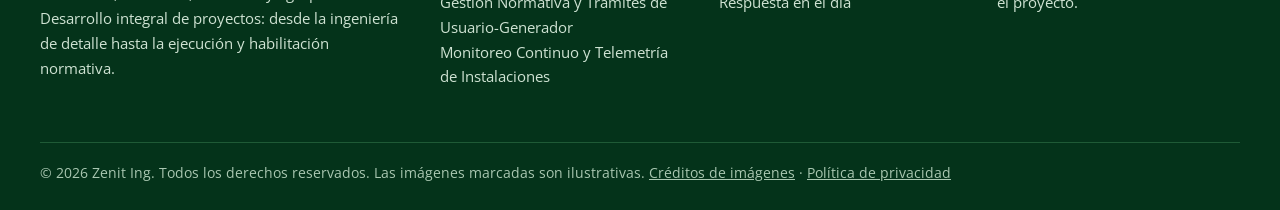
<file: servicios.html>
<!doctype html>
<html lang="es-AR">
  <head>
    <meta charset="utf-8">
    <meta name="viewport" content="width=device-width, initial-scale=1">
    <title>Servicios · Zenit Ing</title>
    <meta name="description" content="Instalación solar, ingeniería, baterías, sistemas aislados, mantenimiento y trámites.">
    <link rel="canonical" href="https://zeniting.com.ar/servicios">
    <meta property="og:type" content="website">
    <meta property="og:site_name" content="Zenit Ing">
    <meta property="og:locale" content="es_AR">
    <meta property="og:title" content="Servicios · Zenit Ing">
    <meta property="og:description" content="Instalación solar, ingeniería, baterías, sistemas aislados, mantenimiento y trámites.">
    <meta property="og:url" content="https://zeniting.com.ar/servicios">
    <meta property="og:image" content="https://zeniting.com.ar/img/compartir.jpg">
    <meta property="og:image:width" content="1200">
    <meta property="og:image:height" content="630">
    <meta property="og:image:alt" content="Zenit Ing, energía solar en Mendoza">
    <meta name="twitter:card" content="summary_large_image">
    <link rel="preconnect" href="https://fonts.googleapis.com">
    <link rel="stylesheet" href="https://fonts.googleapis.com/css2?family=Open+Sans:wght@400;600&family=Rubik:wght@500;600;700&display=swap">
    <link rel="icon" type="image/png" href="img/favicon.png">
    <link rel="apple-touch-icon" href="img/apple-touch-icon.png">
    <link rel="stylesheet" href="css/styles.css">
    <script src="js/main.js" defer></script>
  </head>
  <body>
    <header class="site-header">
      <div class="container header-bar">
        <a class="logo" href="index.html"><img src="img/logo-zenit-ing.png" alt="Zenit Ing" width="156" height="60"></a>
        <nav class="main-nav" id="main-nav" aria-label="Principal">
          <a href="index.html">Inicio</a>
          <a href="servicios.html" aria-current="page">Servicios</a>
          <a href="mantenimiento.html">Mantenimiento</a>
          <a href="obras.html">Obras</a>
          <a href="contacto.html">Contacto</a>
        </nav>
        <div class="header-contacts">
          <a class="btn-whatsapp" href="contacto.html" data-whatsapp aria-label="WhatsApp de Justin"><svg viewBox="0 0 24 24" fill="currentColor" aria-hidden="true"><path d="M17.472 14.382c-.297-.149-1.758-.867-2.03-.967-.273-.099-.471-.148-.67.15-.197.297-.767.966-.94 1.164-.173.199-.347.223-.644.075-.297-.15-1.255-.463-2.39-1.475-.883-.788-1.48-1.761-1.653-2.059-.173-.297-.018-.458.13-.606.134-.133.298-.347.446-.52.149-.174.198-.298.298-.497.099-.198.05-.371-.025-.52-.075-.149-.669-1.612-.916-2.207-.242-.579-.487-.5-.669-.51-.173-.008-.371-.01-.57-.01-.198 0-.52.074-.792.372-.272.297-1.04 1.016-1.04 2.479 0 1.462 1.065 2.875 1.213 3.074.149.198 2.096 3.2 5.077 4.487.709.306 1.262.489 1.694.625.712.227 1.36.195 1.871.118.571-.085 1.758-.719 2.006-1.413.248-.694.248-1.289.173-1.413-.074-.124-.272-.198-.57-.347m-5.421 7.403h-.004a9.87 9.87 0 0 1-5.031-1.378l-.361-.214-3.741.982.998-3.648-.235-.374a9.86 9.86 0 0 1-1.51-5.26c.001-5.45 4.436-9.884 9.888-9.884 2.64 0 5.122 1.03 6.988 2.898a9.825 9.825 0 0 1 2.893 6.994c-.003 5.45-4.437 9.884-9.885 9.884m8.413-18.297A11.815 11.815 0 0 0 12.05 0C5.495 0 .16 5.335.157 11.892c0 2.096.547 4.142 1.588 5.945L.057 24l6.305-1.654a11.882 11.882 0 0 0 5.683 1.448h.005c6.554 0 11.89-5.335 11.893-11.893a11.821 11.821 0 0 0-3.48-8.413z"/></svg>Justin 261 718-0242</a>
          <a class="btn-whatsapp" href="contacto.html" data-whatsapp="5492613876608" aria-label="WhatsApp de Alexis"><svg viewBox="0 0 24 24" fill="currentColor" aria-hidden="true"><path d="M17.472 14.382c-.297-.149-1.758-.867-2.03-.967-.273-.099-.471-.148-.67.15-.197.297-.767.966-.94 1.164-.173.199-.347.223-.644.075-.297-.15-1.255-.463-2.39-1.475-.883-.788-1.48-1.761-1.653-2.059-.173-.297-.018-.458.13-.606.134-.133.298-.347.446-.52.149-.174.198-.298.298-.497.099-.198.05-.371-.025-.52-.075-.149-.669-1.612-.916-2.207-.242-.579-.487-.5-.669-.51-.173-.008-.371-.01-.57-.01-.198 0-.52.074-.792.372-.272.297-1.04 1.016-1.04 2.479 0 1.462 1.065 2.875 1.213 3.074.149.198 2.096 3.2 5.077 4.487.709.306 1.262.489 1.694.625.712.227 1.36.195 1.871.118.571-.085 1.758-.719 2.006-1.413.248-.694.248-1.289.173-1.413-.074-.124-.272-.198-.57-.347m-5.421 7.403h-.004a9.87 9.87 0 0 1-5.031-1.378l-.361-.214-3.741.982.998-3.648-.235-.374a9.86 9.86 0 0 1-1.51-5.26c.001-5.45 4.436-9.884 9.888-9.884 2.64 0 5.122 1.03 6.988 2.898a9.825 9.825 0 0 1 2.893 6.994c-.003 5.45-4.437 9.884-9.885 9.884m8.413-18.297A11.815 11.815 0 0 0 12.05 0C5.495 0 .16 5.335.157 11.892c0 2.096.547 4.142 1.588 5.945L.057 24l6.305-1.654a11.882 11.882 0 0 0 5.683 1.448h.005c6.554 0 11.89-5.335 11.893-11.893a11.821 11.821 0 0 0-3.48-8.413z"/></svg><span>Alexis 261 387-6608<small>(Industria&nbsp;y&nbsp;Comercio)</small></span></a>
        </div>
        <button class="nav-toggle" type="button" aria-label="Abrir menú" aria-expanded="false" aria-controls="main-nav"><svg viewBox="0 0 24 24" fill="none" stroke="currentColor" stroke-width="1.6" stroke-linecap="round" stroke-linejoin="round" aria-hidden="true"><path d="M4 7h16M4 12h16M4 17h16"/></svg></button>
      </div>
    </header>
    <main>
      <section class="page-hero">
        <img class="cover-image" src="img/obras/08-suelo-cipreses-modificada.jpg" alt="">
        <div class="container">
          <span class="eyebrow">Servicios</span>
          <h1>Proyecto, instalación, conexión y mantenimiento</h1>
          <p>Un solo equipo para cada etapa del sistema solar.</p>
        </div>
      </section>
      <section class="section">
        <div class="container service-list">
          <article class="service" id="residencial">
            <span class="media photo"><img src="img/obras/03-techo-tejas.jpg" alt="Paneles solares sobre un techo de tejas" loading="lazy"></span>
            <div>
              <span class="service-icon"><svg viewBox="0 0 24 24" fill="none" stroke="currentColor" stroke-width="1.6" stroke-linecap="round" stroke-linejoin="round" aria-hidden="true"><path d="M3 11.5 12 4l9 7.5"/><path d="M5.5 10v10h13V10"/><path d="M10 20v-6h4v6"/></svg></span>
              <h2>Instalación residencial</h2>
              <p>Sistemas <span style="white-space: nowrap">On-Grid</span>, <span style="white-space: nowrap">Off-Grid</span> e híbridos para tu consumo energético propio y respaldo de baterías, optimizados también para inyectar los excedentes a la red. Incluye relevamiento, proyecto y puesta en marcha.</p>
              <ul class="checklist"><li><svg viewBox="0 0 24 24" fill="none" stroke="currentColor" stroke-width="1.6" stroke-linecap="round" stroke-linejoin="round" aria-hidden="true"><path d="m5 12.5 4.5 4.5L19 7.5"/></svg>Sistemas desde 3 kW</li><li><svg viewBox="0 0 24 24" fill="none" stroke="currentColor" stroke-width="1.6" stroke-linecap="round" stroke-linejoin="round" aria-hidden="true"><path d="m5 12.5 4.5 4.5L19 7.5"/></svg>Monitoreo desde el celular</li><li><svg viewBox="0 0 24 24" fill="none" stroke="currentColor" stroke-width="1.6" stroke-linecap="round" stroke-linejoin="round" aria-hidden="true"><path d="m5 12.5 4.5 4.5L19 7.5"/></svg>Trámite de usuario-generador</li></ul>
            </div>
          </article>
          <article class="service service--reverse" id="empresas">
            <span class="media photo"><img src="img/obras/02-nave-detalle.jpg" alt="Nave industrial con paneles solares" loading="lazy"></span>
            <div>
              <span class="service-icon"><svg viewBox="0 0 24 24" fill="none" stroke="currentColor" stroke-width="1.6" stroke-linecap="round" stroke-linejoin="round" aria-hidden="true"><path d="M3 20V10l6 4v-4l6 4V4h6v16z"/><path d="M7 17h2M12 17h2M17 17h1"/></svg></span>
              <h2>Comercio e Industria</h2>
              <p>Sistemas fotovoltaicos con dimensionamiento preciso para pymes y grandes superficies, diseñados para maximizar la rentabilidad energética y la eficiencia operativa.</p>
              <ul class="checklist"><li><svg viewBox="0 0 24 24" fill="none" stroke="currentColor" stroke-width="1.6" stroke-linecap="round" stroke-linejoin="round" aria-hidden="true"><path d="m5 12.5 4.5 4.5L19 7.5"/></svg>Sistemas On-Grid e híbridos de potencia escalable</li><li><svg viewBox="0 0 24 24" fill="none" stroke="currentColor" stroke-width="1.6" stroke-linecap="round" stroke-linejoin="round" aria-hidden="true"><path d="m5 12.5 4.5 4.5L19 7.5"/></svg>Equipamiento con certificación Tier 1</li><li><svg viewBox="0 0 24 24" fill="none" stroke="currentColor" stroke-width="1.6" stroke-linecap="round" stroke-linejoin="round" aria-hidden="true"><path d="m5 12.5 4.5 4.5L19 7.5"/></svg>Garantía integral de instalación y componentes</li></ul>
            </div>
          </article>
          <article class="service" id="ingenieria">
            <span class="media photo"><img src="img/obras/12-modelo-3d-techo.jpg" alt="Modelo 3D de paneles solares sobre el techo de una nave" loading="lazy"></span>
            <div>
              <span class="service-icon"><svg viewBox="0 0 24 24" fill="none" stroke="currentColor" stroke-width="1.6" stroke-linecap="round" stroke-linejoin="round" aria-hidden="true"><path d="M4 20V4"/><path d="M4 20h16"/><path d="m8 15 3.5-4 3 2.5L20 7"/></svg></span>
              <h2>Ingeniería de Detalle y Auditorías</h2>
              <p>Documentación técnica y cálculos de precisión para respaldar la viabilidad financiera de nuevos proyectos y optimizar el rendimiento de instalaciones operativas.</p>
              <ul class="checklist"><li><svg viewBox="0 0 24 24" fill="none" stroke="currentColor" stroke-width="1.6" stroke-linecap="round" stroke-linejoin="round" aria-hidden="true"><path d="m5 12.5 4.5 4.5L19 7.5"/></svg>Análisis de rentabilidad y cálculo de retorno de inversión (ROI)</li><li><svg viewBox="0 0 24 24" fill="none" stroke="currentColor" stroke-width="1.6" stroke-linecap="round" stroke-linejoin="round" aria-hidden="true"><path d="m5 12.5 4.5 4.5L19 7.5"/></svg>Ingeniería de detalle con modelado BIM y planimetría en AutoCAD</li><li><svg viewBox="0 0 24 24" fill="none" stroke="currentColor" stroke-width="1.6" stroke-linecap="round" stroke-linejoin="round" aria-hidden="true"><path d="m5 12.5 4.5 4.5L19 7.5"/></svg>Diagnóstico de fallas y auditorías técnicas ante caídas de producción</li></ul>
            </div>
          </article>
          <article class="service service--reverse" id="baterias">
            <span class="media photo"><img src="img/ilustrativas/10-banco-baterias.jpg" alt="Baterías y respaldo" loading="lazy"><small class="img-note">Imagen ilustrativa</small></span>
            <div>
              <span class="service-icon"><svg viewBox="0 0 24 24" fill="none" stroke="currentColor" stroke-width="1.6" stroke-linecap="round" stroke-linejoin="round" aria-hidden="true"><rect x="3" y="7" width="16" height="10" rx="2"/><path d="M22 10.5v3"/><path d="m11 9-2 3h3l-2 3"/></svg></span>
              <h2>Almacenamiento y Respaldo Energético</h2>
              <p>Integración de sistemas híbridos y bancos de baterías para asegurar la continuidad operativa y la máxima autonomía ante interrupciones del suministro eléctrico.</p>
              <ul class="checklist"><li><svg viewBox="0 0 24 24" fill="none" stroke="currentColor" stroke-width="1.6" stroke-linecap="round" stroke-linejoin="round" aria-hidden="true"><path d="m5 12.5 4.5 4.5L19 7.5"/></svg>Dimensionamiento técnico a medida según cargas críticas y perfil de consumo</li><li><svg viewBox="0 0 24 24" fill="none" stroke="currentColor" stroke-width="1.6" stroke-linecap="round" stroke-linejoin="round" aria-hidden="true"><path d="m5 12.5 4.5 4.5L19 7.5"/></svg>Desarrollo de proyectos llave en mano y ampliación de instalaciones operativas (retrofit)</li><li><svg viewBox="0 0 24 24" fill="none" stroke="currentColor" stroke-width="1.6" stroke-linecap="round" stroke-linejoin="round" aria-hidden="true"><path d="m5 12.5 4.5 4.5L19 7.5"/></svg>Telemetría y gestión inteligente del sistema en tiempo real 24/7</li></ul>
            </div>
          </article>
          <article class="service" id="campo">
            <span class="media photo"><img src="img/obras/08-suelo-cipreses-modificada.jpg" alt="Paneles solares instalados en suelo" loading="lazy"></span>
            <div>
              <span class="service-icon"><svg viewBox="0 0 24 24" fill="none" stroke="currentColor" stroke-width="1.6" stroke-linecap="round" stroke-linejoin="round" aria-hidden="true"><path d="M12 21V9"/><path d="M12 13c-4 0-6-2-6-6 4 0 6 2 6 6Z"/><path d="M12 11c4 0 6-2 6-6-4 0-6 2-6 6Z"/><path d="M5 21h14"/></svg></span>
              <h2>Campo y sistemas aislados</h2>
              <p>Energía donde no llega la red: zonas rurales, alta montaña, bombeo y riego solar.</p>
              <ul class="checklist"><li><svg viewBox="0 0 24 24" fill="none" stroke="currentColor" stroke-width="1.6" stroke-linecap="round" stroke-linejoin="round" aria-hidden="true"><path d="m5 12.5 4.5 4.5L19 7.5"/></svg>Bombeo solar y riego</li><li><svg viewBox="0 0 24 24" fill="none" stroke="currentColor" stroke-width="1.6" stroke-linecap="round" stroke-linejoin="round" aria-hidden="true"><path d="m5 12.5 4.5 4.5L19 7.5"/></svg>Sistemas aislados de la red</li><li><svg viewBox="0 0 24 24" fill="none" stroke="currentColor" stroke-width="1.6" stroke-linecap="round" stroke-linejoin="round" aria-hidden="true"><path d="m5 12.5 4.5 4.5L19 7.5"/></svg>Dimensionamiento según el uso</li></ul>
            </div>
          </article>
          <article class="service service--reverse" id="mantenimiento">
            <span class="media photo"><img src="img/ilustrativas/09-inversor-campo.jpg" alt="Operación y mantenimiento" loading="lazy"><small class="img-note">Imagen ilustrativa</small></span>
            <div>
              <span class="service-icon"><svg viewBox="0 0 24 24" fill="none" stroke="currentColor" stroke-width="1.6" stroke-linecap="round" stroke-linejoin="round" aria-hidden="true"><path d="M14.5 6.5a4 4 0 0 1 5-1.5L17 7.5l.5 2 2 .5 2.5-2.5a4 4 0 0 1-5.5 5L8 21l-3-3 8.5-8.5a4 4 0 0 1 1-3Z"/></svg></span>
              <h2>Operación y Mantenimiento (O&amp;M)</h2>
              <p>Gestión integral de activos fotovoltaicos para garantizar su máxima eficiencia y vida útil. Ejecutamos limpieza especializada, inspección instrumental y reparación, tanto en proyectos propios como en plantas operativas de terceros.</p>
              <ul class="checklist"><li><svg viewBox="0 0 24 24" fill="none" stroke="currentColor" stroke-width="1.6" stroke-linecap="round" stroke-linejoin="round" aria-hidden="true"><path d="m5 12.5 4.5 4.5L19 7.5"/></svg>Planes de mantenimiento preventivo y correctivo escalables</li><li><svg viewBox="0 0 24 24" fill="none" stroke="currentColor" stroke-width="1.6" stroke-linecap="round" stroke-linejoin="round" aria-hidden="true"><path d="m5 12.5 4.5 4.5L19 7.5"/></svg>Diagnóstico de precisión y resolución ágil de fallas en campo</li><li><svg viewBox="0 0 24 24" fill="none" stroke="currentColor" stroke-width="1.6" stroke-linecap="round" stroke-linejoin="round" aria-hidden="true"><path d="m5 12.5 4.5 4.5L19 7.5"/></svg>Entrega de reportes técnicos detallados y documentación postservicio</li></ul>
            </div>
          </article>
          <article class="service" id="tramites">
            <span class="media photo"><img src="img/ilustrativas/03-tecnicos-paneles.jpg" alt="Técnicos revisando una instalación de paneles solares con una notebook y una tablet" loading="lazy"><small class="img-note">Imagen ilustrativa</small></span>
            <div>
              <span class="service-icon"><svg viewBox="0 0 24 24" fill="none" stroke="currentColor" stroke-width="1.6" stroke-linecap="round" stroke-linejoin="round" aria-hidden="true"><path d="M6 3h8l4 4v14H6z"/><path d="M14 3v4h4"/><path d="M9 13h6M9 17h6"/></svg></span>
              <h2>Gestión Normativa e Interconexión a Red</h2>
              <p>Administración integral del marco regulatorio para la habilitación de sistemas bajo la Ley de Generación Distribuida. Asumimos toda la tramitación técnica y legal ante entes reguladores y distribuidoras, con amplia experiencia en los protocolos y exigencias de EDEMSA.</p>
              <ul class="checklist"><li><svg viewBox="0 0 24 24" fill="none" stroke="currentColor" stroke-width="1.6" stroke-linecap="round" stroke-linejoin="round" aria-hidden="true"><path d="m5 12.5 4.5 4.5L19 7.5"/></svg>Representación técnica y gestión de expedientes ante la compañía eléctrica</li><li><svg viewBox="0 0 24 24" fill="none" stroke="currentColor" stroke-width="1.6" stroke-linecap="round" stroke-linejoin="round" aria-hidden="true"><path d="m5 12.5 4.5 4.5L19 7.5"/></svg>Elaboración de esquemas unifilares, planimetría y memorias de cálculo certificadas</li><li><svg viewBox="0 0 24 24" fill="none" stroke="currentColor" stroke-width="1.6" stroke-linecap="round" stroke-linejoin="round" aria-hidden="true"><path d="m5 12.5 4.5 4.5L19 7.5"/></svg>Seguimiento del trámite hasta la aprobación final y habilitación del medidor bidireccional</li></ul>
            </div>
          </article>
        </div>
      </section>
      <section class="cta">
        <img class="cover-image" src="img/ilustrativas/01-atardecer-techo.jpg" alt="" loading="lazy"><small class="img-note">Imagen ilustrativa</small>
        <div class="container">
          <div>
            <h2>Evaluación Técnico-Comercial de Proyectos</h2>
            <p>Asesoramiento inicial en el día. Elaboramos anteproyectos y estimaciones de inversión sin cargo en 48 horas para sistemas estándar, con plazos de hasta 7 días para obras de gran escala o alta complejidad logística.</p>
          </div>
          <a class="btn" href="contacto.html">Cotizar proyecto ahora <svg viewBox="0 0 24 24" fill="none" stroke="currentColor" stroke-width="1.6" stroke-linecap="round" stroke-linejoin="round" aria-hidden="true"><path d="M5 12h14"/><path d="m13 6 6 6-6 6"/></svg></a>
        </div>
      </section>
    </main>
    <footer class="site-footer">
      <div class="container footer-grid">
        <div>
          <a class="logo logo--light" href="index.html"><img src="img/logo-zenit-ing.png" alt="Zenit Ing" width="156" height="60"></a>
          <p>Soluciones de ingeniería fotovoltaica para el sector residencial, comercial, industrial y agropecuario. Desarrollo integral de proyectos: desde la ingeniería de detalle hasta la ejecución y habilitación normativa.</p>
        </div>
        <div>
          <h4>Servicios</h4>
          <p>Operación, Mantenimiento y Relevamientos Técnicos<br>Planimetría y Puesta en Marcha de Proyectos FV<br>Gestión Normativa y Trámites de <span style="white-space: nowrap">Usuario-Generador</span><br>Monitoreo Continuo y Telemetría de Instalaciones</p>
        </div>
        <div>
          <h4>Contacto</h4>
          <p>Justin 261 718-0242<br>Alexis 261 387-6608 (Industria&nbsp;y&nbsp;Comercio)<br>equipotecnico@zeniting.com.ar<br>Respuesta en el día</p>
        </div>
        <div>
          <h4>Cobertura</h4>
          <p>Toda Mendoza, zonas rurales y alta montaña.<br>San Juan, San Luis, Córdoba, Neuquén y otras provincias según el proyecto.</p>
        </div>
      </div>
      <div class="container footer-legal">
        © 2026 Zenit Ing. Todos los derechos reservados. Las imágenes marcadas son ilustrativas. <a href="creditos.html">Créditos de imágenes</a> · <a href="privacidad.html">Política de privacidad</a>
      </div>
    </footer>
    <a class="whatsapp-float" href="contacto.html" data-whatsapp aria-label="Consultar por WhatsApp"><svg viewBox="0 0 24 24" fill="currentColor" aria-hidden="true"><path d="M17.472 14.382c-.297-.149-1.758-.867-2.03-.967-.273-.099-.471-.148-.67.15-.197.297-.767.966-.94 1.164-.173.199-.347.223-.644.075-.297-.15-1.255-.463-2.39-1.475-.883-.788-1.48-1.761-1.653-2.059-.173-.297-.018-.458.13-.606.134-.133.298-.347.446-.52.149-.174.198-.298.298-.497.099-.198.05-.371-.025-.52-.075-.149-.669-1.612-.916-2.207-.242-.579-.487-.5-.669-.51-.173-.008-.371-.01-.57-.01-.198 0-.52.074-.792.372-.272.297-1.04 1.016-1.04 2.479 0 1.462 1.065 2.875 1.213 3.074.149.198 2.096 3.2 5.077 4.487.709.306 1.262.489 1.694.625.712.227 1.36.195 1.871.118.571-.085 1.758-.719 2.006-1.413.248-.694.248-1.289.173-1.413-.074-.124-.272-.198-.57-.347m-5.421 7.403h-.004a9.87 9.87 0 0 1-5.031-1.378l-.361-.214-3.741.982.998-3.648-.235-.374a9.86 9.86 0 0 1-1.51-5.26c.001-5.45 4.436-9.884 9.888-9.884 2.64 0 5.122 1.03 6.988 2.898a9.825 9.825 0 0 1 2.893 6.994c-.003 5.45-4.437 9.884-9.885 9.884m8.413-18.297A11.815 11.815 0 0 0 12.05 0C5.495 0 .16 5.335.157 11.892c0 2.096.547 4.142 1.588 5.945L.057 24l6.305-1.654a11.882 11.882 0 0 0 5.683 1.448h.005c6.554 0 11.89-5.335 11.893-11.893a11.821 11.821 0 0 0-3.48-8.413z"/></svg></a>
  </body>
</html>
</file>
<file: css/styles.css>
/* ==========================================================================
   Zenit Ing - hoja de estilos

   1. Variables y base
   2. Componentes generales (botones, listas, títulos)
   3. Encabezado y navegación
   4. Portadas (inicio y páginas internas)
   5. Secciones del inicio
   6. Servicios
   7. Mantenimiento
   8. Obras
   9. Contacto
   10. Llamado a la acción y pie de página
   11. Responsive
   ========================================================================== */

/* 1. Variables y base
   ========================================================================== */

:root {
  --green-deep: #04331a;
  --green-dark: #0b5a2a;
  --sun: #f8a51b;
  --sun-light: #ffc933;
  --green: #1f7a24;
  --blue: #0a5a94;
  --ink: #16291d;
  --muted: #55665b;
  --sand: #f2f6ee;
  --line: #dde5d8;
  --white: #fff;
  --error: #b3261e;
  --whatsapp: #1e9e5a;

  --radius: 8px;
  --header-height: 84px;
  --font-title: Rubik, system-ui, sans-serif;
  --font-body: "Open Sans", system-ui, sans-serif;
}

* {
  box-sizing: border-box;
}

html {
  -webkit-text-size-adjust: 100%;
  scroll-behavior: smooth;
  scroll-padding-top: calc(var(--header-height) + 16px);
}

body {
  margin: 0;
  background: var(--white);
  color: var(--ink);
  font: 400 17px/1.65 var(--font-body);
}

h1,
h2,
h3,
h4 {
  margin: 0 0 0.55em;
  font-family: var(--font-title);
  font-weight: 600;
  line-height: 1.16;
  letter-spacing: -0.01em;
}

h1 { font-size: 60px; font-weight: 700; }
h2 { font-size: 38px; }
h3 { font-size: 21px; }

p {
  margin: 0 0 1em;
}

a {
  color: inherit;
  text-decoration: none;
}

img {
  display: block;
  width: 100%;
  height: 100%;
  object-fit: cover;
}

svg {
  flex: none;
  width: 1em;
  height: 1em;
}

:focus-visible {
  outline: 3px solid var(--sun);
  outline-offset: 2px;
}

.container {
  width: min(1200px, 100% - 48px);
  margin-inline: auto;
}

.container--narrow {
  max-width: 780px;
}

/* 2. Componentes generales
   ========================================================================== */

.section {
  padding: 92px 0;
}

.section--sand {
  background: var(--sand);
}

.section--dark {
  padding: 92px 0;
  background: var(--green-deep);
  color: var(--white);
}

.section--dark p {
  color: #dcebdf;
}

.section--center {
  text-align: center;
}

.section--center .container--narrow {
  margin-bottom: 46px;
}

.section-title {
  margin-bottom: 44px;
  text-align: center;
}

.section-head {
  display: flex;
  justify-content: space-between;
  align-items: baseline;
  gap: 20px;
  margin-bottom: 34px;
}

.section-head h2 {
  margin: 0;
}

.section-head a {
  display: inline-flex;
  align-items: center;
  gap: 8px;
  color: var(--blue);
  font: 500 17px var(--font-title);
}

.lead {
  color: var(--muted);
  font-size: 19px;
}

.eyebrow {
  display: inline-block;
  margin-bottom: 14px;
  color: var(--sun-light);
  font: 600 14px var(--font-title);
  letter-spacing: 0.09em;
  text-transform: uppercase;
}

.eyebrow--dark {
  color: var(--green);
}

.btn {
  display: inline-flex;
  align-items: center;
  gap: 10px;
  padding: 15px 26px;
  border: 0;
  border-radius: var(--radius);
  background: var(--sun);
  color: var(--green-deep);
  font: 600 17px var(--font-title);
  cursor: pointer;
  transition: background 0.15s;
}

.btn:hover {
  background: var(--sun-light);
}

.btn--ghost {
  background: transparent;
  box-shadow: inset 0 0 0 2px var(--white);
  color: var(--white);
}

.btn--ghost:hover {
  background: rgba(255, 255, 255, 0.14);
}

.btn--outline {
  background: transparent;
  box-shadow: inset 0 0 0 2px var(--green-deep);
}

.button-row {
  display: flex;
  flex-wrap: wrap;
  gap: 14px;
  margin-top: 30px;
}

.photo {
  height: auto;
  aspect-ratio: 4 / 3;
  border-radius: var(--radius);
}

.photo--tall {
  aspect-ratio: 4 / 5;
}

.split {
  display: grid;
  grid-template-columns: 1fr 1fr;
  gap: 64px;
  align-items: center;
}

.split--start {
  align-items: start;
}

.checklist {
  margin: 0 0 26px;
  padding: 0;
  list-style: none;
}

.checklist li {
  display: flex;
  align-items: flex-start;
  gap: 11px;
  margin-bottom: 9px;
}

.checklist svg {
  margin-top: 3px;
  color: #e8920c;
  font-size: 22px;
  stroke-width: 2.4;
}

.section--dark .checklist svg {
  color: var(--sun-light);
}

.cards {
  display: grid;
  grid-template-columns: repeat(4, 1fr);
  gap: 24px;
}

.card {
  overflow: hidden;
  border-radius: var(--radius);
  background: var(--white);
  box-shadow: 0 0 0 1px var(--line);
}

.card img {
  height: 200px;
}

.card-body {
  padding: 20px 22px 8px;
}

.card p {
  color: var(--muted);
  font-size: 16px;
}

/* Foto con pie superpuesto: se usa en Obras recientes y en la grilla de Obras */
.project {
  position: relative;
  margin: 0;
  overflow: hidden;
  border-radius: var(--radius);
}

.project figcaption {
  position: absolute;
  inset: auto 0 0;
  display: flex;
  justify-content: space-between;
  gap: 12px;
  padding: 44px 18px 15px;
  background: linear-gradient(transparent, rgba(4, 51, 26, 0.86));
  color: var(--white);
  font-size: 15px;
}

.project figcaption b {
  font: 500 17px var(--font-title);
}

.project figcaption span {
  color: var(--sun-light);
  white-space: nowrap;
}

/* Foto con aviso: .media envuelve la imagen para poder apoyar las notas encima */
.media {
  position: relative;
  display: block;
  overflow: hidden;
}

.media.photo {
  border-radius: var(--radius);
}

.card .media {
  height: 200px;
}

/* Aviso "Imagen ilustrativa": chico y discreto a propósito */
.img-note {
  position: absolute;
  right: 6px;
  bottom: 4px;
  z-index: 2;
  color: rgba(255, 255, 255, 0.78);
  font: 400 9px/1.2 var(--font-body);
  text-shadow: 0 0 3px rgba(0, 0, 0, 0.9);
  pointer-events: none;
}

.project .img-note {
  top: 5px;
  bottom: auto;
}

/* 3. Encabezado y navegación
   ========================================================================== */

.site-header {
  position: sticky;
  top: 0;
  z-index: 50;
  overflow-x: clip;
  background: var(--green-deep);
  /* Separa el bloque blanco del logo cuando abajo hay una sección blanca */
  box-shadow: 0 2px 10px rgba(4, 51, 26, 0.18);
}

.header-bar {
  display: flex;
  align-items: center;
  gap: 32px;
  height: var(--header-height);
}

.logo {
  flex: none;
}

.logo img {
  width: auto;
  height: 52px;
}

/* El encabezado es verde y el logo tiene fondo blanco: va sobre un bloque
   blanco que llega al borde izquierdo de la pantalla y termina en diagonal */
.site-header .logo {
  position: relative;
  z-index: 0;
  display: flex;
  align-items: center;
  align-self: stretch;
  padding-right: 46px;
}

.site-header .logo::before {
  content: "";
  position: absolute;
  inset: 0 0 0 -100vw;
  z-index: -1;
  background: var(--white);
  clip-path: polygon(0 0, 100% 0, calc(100% - 30px) 100%, 0 100%);
}

/* El logo tiene letras oscuras: sobre fondo oscuro va en una placa blanca */
.logo--light {
  display: inline-block;
  padding: 10px 14px;
  border-radius: var(--radius);
  background: var(--white);
}

.main-nav {
  display: flex;
  gap: 30px;
  margin-left: auto;
  color: var(--white);
  font: 500 16px var(--font-title);
}

.main-nav a {
  padding: 6px 0;
  border-bottom: 2px solid transparent;
}

.main-nav a:hover,
.main-nav a[aria-current="page"] {
  border-color: var(--sun);
}

.btn-whatsapp {
  display: inline-flex;
  align-items: center;
  gap: 8px;
  padding: 10px 20px;
  border-radius: 99px;
  background: var(--whatsapp);
  color: var(--white);
  font: 500 16px var(--font-title);
  white-space: nowrap;
}

.header-contacts {
  display: flex;
  gap: 8px;
}

.btn-whatsapp svg {
  font-size: 21px;
}

/* Rubro de Alexis en segunda línea, para que el botón no se ensanche */
.btn-whatsapp small {
  display: block;
  font-size: 0.72em;
  line-height: 1.1;
  opacity: 0.9;
}

/* El botón del menú solo se muestra en pantallas chicas (ver Responsive) */
.nav-toggle {
  display: none;
  place-items: center;
  width: 44px;
  height: 44px;
  padding: 0;
  border: 0;
  border-radius: var(--radius);
  background: transparent;
  color: var(--white);
  font-size: 30px;
  cursor: pointer;
}

.whatsapp-float {
  position: fixed;
  right: 20px;
  bottom: 20px;
  z-index: 40;
  display: grid;
  place-items: center;
  width: 58px;
  height: 58px;
  border-radius: 50%;
  background: var(--whatsapp);
  box-shadow: 0 6px 18px rgba(4, 51, 26, 0.3);
  color: var(--white);
  font-size: 32px;
}

/* 4. Portadas
   La imagen de fondo es un <img class="cover-image"> y el degradado va en
   ::before, así cada portada solo cambia la foto en el HTML.
   ========================================================================== */

.hero,
.page-hero,
.cta {
  position: relative;
  overflow: hidden;
  color: var(--white);
}

.hero::before,
.page-hero::before,
.cta::before {
  content: "";
  position: absolute;
  inset: 0;
  z-index: 1;
  background: linear-gradient(90deg, rgba(4, 51, 26, 0.96) 0%, rgba(4, 51, 26, 0.8) 50%, rgba(11, 90, 42, 0.32) 100%);
}

.cover-image {
  position: absolute;
  inset: 0;
}

.hero .container,
.page-hero .container,
.cta .container {
  position: relative;
  z-index: 2;
}

.hero {
  padding: 130px 0 140px;
}

.hero h1 {
  max-width: 680px;
}

.hero p {
  max-width: 540px;
  font-size: 20px;
}

.page-hero {
  padding: 92px 0;
}

.page-hero h1 {
  max-width: 700px;
  font-size: 50px;
}

.page-hero p {
  max-width: 520px;
  margin: 0;
  font-size: 19px;
}

/* 5. Secciones del inicio
   ========================================================================== */

.stats {
  padding: 36px 0;
  background: var(--green-deep);
  color: var(--white);
}

.stats-grid {
  display: grid;
  grid-template-columns: repeat(4, 1fr);
  gap: 24px;
}

.stats-grid b {
  display: block;
  color: var(--sun-light);
  font: 600 36px var(--font-title);
}

.stats-grid span {
  color: #cfe3d3;
  font-size: 16px;
}

.tiles {
  display: grid;
  grid-template-columns: repeat(8, minmax(0, 1fr));
  gap: 16px;
}

.tile {
  display: flex;
  flex-direction: column;
  align-items: center;
  gap: 12px;
  color: var(--green-dark);
  font: 500 16px var(--font-title);
}

.tile span {
  display: grid;
  place-items: center;
  width: 100%;
  aspect-ratio: 1;
  border-radius: 6px;
  background: var(--green-deep);
  color: var(--sun-light);
  font-size: 52px;
  transition: background 0.15s;
}

.tile:hover span {
  background: var(--green-dark);
}

.steps {
  margin: 22px 0 0;
  padding: 0;
  list-style: none;
  counter-reset: step;
}

.steps li {
  position: relative;
  padding: 0 0 22px 62px;
  counter-increment: step;
}

.steps li::before {
  content: counter(step);
  position: absolute;
  top: 0;
  left: 0;
  display: grid;
  place-items: center;
  width: 42px;
  height: 42px;
  border-radius: 50%;
  background: var(--sun);
  color: var(--green-deep);
  font: 600 19px var(--font-title);
}

.steps b {
  display: block;
  font: 600 19px var(--font-title);
}

.steps span {
  color: var(--muted);
}

/* 6. Servicios
   ========================================================================== */

.service-list {
  display: grid;
  gap: 80px;
}

.service {
  display: grid;
  grid-template-columns: 1fr 1fr;
  gap: 64px;
  align-items: center;
}

.service--reverse .media {
  order: 2;
}

.service p {
  color: var(--muted);
}

.service-icon {
  display: grid;
  place-items: center;
  width: 58px;
  height: 58px;
  margin-bottom: 18px;
  border-radius: 6px;
  background: var(--green-deep);
  color: var(--sun-light);
  font-size: 33px;
}

/* 7. Mantenimiento
   ========================================================================== */

.faq details {
  padding: 16px 0;
  border-bottom: 1px solid var(--line);
}

.faq summary {
  font: 500 18px var(--font-title);
  cursor: pointer;
}

.faq details p {
  margin: 8px 0 0;
  color: var(--muted);
}

/* 8. Obras
   ========================================================================== */

.filters {
  display: flex;
  flex-wrap: wrap;
  gap: 10px;
  margin-bottom: 30px;
}

.filter {
  padding: 8px 18px;
  border: 0;
  border-radius: 99px;
  background: transparent;
  box-shadow: inset 0 0 0 1px var(--line);
  color: var(--ink);
  font: 500 15px var(--font-title);
  cursor: pointer;
}

.filter[aria-pressed="true"] {
  background: var(--green-deep);
  color: var(--white);
}

/* dense rellena los huecos que dejan las fotos grandes al filtrar */
.projects {
  display: grid;
  grid-template-columns: repeat(3, 1fr);
  grid-auto-rows: 270px;
  grid-auto-flow: dense;
  gap: 20px;
}

.project--wide {
  grid-column: span 2;
}

.project--tall {
  grid-row: span 2;
}

.values {
  display: grid;
  grid-template-columns: repeat(3, 1fr);
  gap: 18px;
  margin-top: 26px;
}

.values b {
  display: block;
  color: var(--sun-light);
  font: 600 24px var(--font-title);
}

.values span {
  display: block;
  color: #cfe3d3;
  font-size: 15px;
  line-height: 1.4;
}

/* 9. Contacto
   ========================================================================== */

.contact-form {
  display: grid;
  gap: 18px;
}

.contact-form h2 {
  margin: 0;
}

.contact-form .btn {
  justify-self: start;
}

.form-grid {
  display: grid;
  grid-template-columns: 1fr 1fr;
  gap: 18px;
}

.field {
  display: grid;
  gap: 6px;
  font: 500 15px var(--font-title);
}

.field input,
.field select,
.field textarea {
  width: 100%;
  padding: 13px 14px;
  border: 1px solid #c3cdbf;
  border-radius: 6px;
  background: var(--white);
  font: 400 16px var(--font-body);
}

.field [aria-invalid="true"] {
  border-color: var(--error);
}

.field-error {
  color: var(--error);
  font: 400 14px var(--font-body);
}

.field-help {
  margin: -8px 0 0;
  color: var(--muted);
  font-size: 14px;
}

.field-help a {
  color: var(--blue);
  text-decoration: underline;
}

.form-status {
  margin: 0;
  color: var(--green);
  font-weight: 600;
}

.form-privacy {
  margin: 0;
  color: var(--muted);
  font-size: 14px;
}

.form-privacy a {
  color: var(--blue);
  text-decoration: underline;
}

.contact-aside {
  display: grid;
  gap: 26px;
}

.contact-list {
  display: grid;
  gap: 15px;
  margin: 0;
  padding: 0;
  list-style: none;
}

.contact-list li {
  display: flex;
  align-items: center;
  gap: 14px;
}

.contact-list svg {
  color: var(--green);
  font-size: 26px;
}

.contact-list b {
  display: block;
  font: 600 16px var(--font-title);
}

/* 10. Llamado a la acción y pie de página
   ========================================================================== */

.cta {
  padding: 74px 0;
}

.cta .container {
  display: flex;
  justify-content: space-between;
  align-items: center;
  gap: 36px;
}

.cta h2 {
  margin-bottom: 0.3em;
}

.cta p {
  max-width: 600px;
  margin: 0;
}

.site-footer {
  padding: 60px 0 26px;
  background: var(--green-deep);
  color: #cfe3d3;
  font-size: 15px;
}

.site-footer h4 {
  color: var(--white);
  font-size: 16px;
}

.site-footer .logo {
  margin-bottom: 14px;
}

.footer-grid {
  display: grid;
  grid-template-columns: 1.5fr 1fr 1fr 1fr;
  gap: 36px;
}

.footer-legal {
  margin-top: 38px;
  padding-top: 18px;
  border-top: 1px solid #1f5a36;
  color: #a9c7b1;
  font-size: 14px;
}

.footer-legal a {
  color: inherit;
  text-decoration: underline;
}

.legal-text {
  max-width: 760px;
}

.legal-text h2 {
  margin: 1.6em 0 0.5em;
  font-size: 22px;
}

.legal-text a {
  color: var(--blue);
  text-decoration: underline;
  overflow-wrap: anywhere;
}

.legal-date {
  color: var(--muted);
}

.credits-note {
  max-width: 760px;
  margin: 0 auto 32px;
  color: var(--muted);
  text-align: center;
}

.credits-scroll {
  overflow-x: auto;
}

.credits-table {
  width: 100%;
  min-width: 640px;
  border-collapse: collapse;
  font-size: 15px;
}

.credits-table th,
.credits-table td {
  padding: 10px 12px;
  border-bottom: 1px solid rgba(0, 0, 0, .1);
  text-align: left;
  vertical-align: top;
  overflow-wrap: anywhere;
}

.credits-table a {
  text-decoration: underline;
}

/* 11. Responsive
   ========================================================================== */

/* Pantallas medianas: los dos teléfonos necesitan más lugar en el encabezado */
@media (max-width: 1320px) {
  .header-bar {
    gap: 16px;
  }

  .main-nav {
    gap: 16px;
    font-size: 15px;
  }

  .btn-whatsapp {
    padding: 8px 12px;
    font-size: 14px;
  }
}

@media (max-width: 1080px) {
  .header-bar,
  .main-nav {
    gap: 12px;
  }

  .main-nav {
    font-size: 14px;
  }

  .btn-whatsapp {
    padding: 7px 10px;
    font-size: 13px;
  }
}

/* Tablet: el menú pasa a desplegable */
@media (max-width: 1000px) {
  .nav-toggle {
    display: grid;
  }

  .header-contacts {
    margin-left: auto;
  }

  .main-nav {
    position: absolute;
    top: 100%;
    left: 0;
    right: 0;
    display: none;
    flex-direction: column;
    gap: 0;
    margin: 0;
    padding: 8px 24px 16px;
    background: var(--green-deep);
    box-shadow: 0 10px 20px rgba(4, 51, 26, 0.3);
  }

  .main-nav.is-open {
    display: flex;
  }

  .main-nav a {
    padding: 12px 0;
    border-bottom: 1px solid #1f5a36;
  }

  .main-nav a[aria-current="page"] {
    border-color: #1f5a36;
    color: var(--sun-light);
  }

  .tiles {
    grid-template-columns: repeat(4, minmax(0, 1fr));
  }

  .cards,
  .projects,
  .footer-grid {
    grid-template-columns: repeat(2, 1fr);
  }

  .split,
  .service {
    grid-template-columns: 1fr;
    gap: 34px;
  }

  .service--reverse .media {
    order: 0;
  }
}

/* Tablet angosta: los teléfonos se achican para entrar junto al logo */
@media (max-width: 720px) {
  .header-contacts {
    gap: 4px;
  }

  .btn-whatsapp {
    gap: 4px;
    padding: 6px 7px;
    font-size: 12px;
  }
}

/* Celular */
@media (max-width: 640px) {
  :root {
    --header-height: 68px;
  }

  body {
    font-size: 16px;
  }

  .container {
    width: calc(100% - 32px);
  }

  h1,
  .page-hero h1 {
    font-size: 36px;
  }

  h2 {
    font-size: 29px;
  }

  .header-bar {
    gap: 8px;
  }

  .logo img {
    height: 40px;
  }

  .site-header .logo {
    padding-right: 32px;
  }

  /* En celular el número no entra: queda solo el ícono */
  .btn-whatsapp {
    padding: 9px;
    font-size: 0;
  }

  .btn-whatsapp + .btn-whatsapp {
    display: none;
  }

  /* El texto ocupa todo el ancho, así que el fondo se oscurece parejo */
  .hero::before,
  .page-hero::before,
  .cta::before {
    background: rgba(4, 51, 26, 0.68);
  }

  .hero {
    padding: 70px 0 76px;
  }

  .hero p,
  .page-hero p {
    font-size: 17px;
  }

  .page-hero {
    padding: 60px 0;
  }

  .section,
  .section--dark {
    padding: 60px 0;
  }

  .btn {
    padding: 14px 20px;
    font-size: 16px;
  }

  .stats-grid {
    grid-template-columns: 1fr 1fr;
  }

  .stats-grid b {
    font-size: 27px;
  }

  .tiles {
    gap: 8px;
  }

  .tile {
    font-size: 11.5px;
  }

  .tile span {
    font-size: 34px;
  }

  .cards,
  .projects,
  .form-grid,
  .values,
  .footer-grid {
    grid-template-columns: 1fr;
  }

  .projects {
    grid-auto-rows: 230px;
  }

  .project--wide {
    grid-column: auto;
  }

  .project--tall {
    grid-row: auto;
  }

  .section-head {
    flex-direction: column;
    gap: 8px;
  }

  .cta .container {
    flex-direction: column;
    align-items: flex-start;
  }

  .service-list {
    gap: 54px;
  }
}

/* Celular chico (iPhone SE): el botón flotante de WhatsApp tapaba
   "Cotizar proyecto ahora" en la portada */
@media (max-width: 400px) {
  .whatsapp-float {
    right: 12px;
    bottom: 12px;
    width: 48px;
    height: 48px;
    font-size: 26px;
  }

  .btn {
    padding: 14px 16px;
  }
}

@media (prefers-reduced-motion: reduce) {
  html {
    scroll-behavior: auto;
  }

  .btn,
  .tile span {
    transition: none;
  }
}

/* Menú de teléfonos: en pantallas grandes los botones se ven sueltos, como siempre */
.contacts-menu {
  display: contents;
}

.contacts-toggle,
.contacts-menu-title {
  display: none;
}

@media (max-width: 640px) {
  .contacts-toggle {
    display: grid;
    place-items: center;
    padding: 9px;
    border: 0;
    border-radius: 99px;
    background: var(--whatsapp);
    color: var(--white);
    font-size: 21px;
    cursor: pointer;
  }

  .contacts-toggle svg {
    width: 1em;
    height: 1em;
  }

  /* Se abre como el menú principal: panel verde a todo el ancho, debajo del encabezado */
  .contacts-menu {
    position: absolute;
    top: 100%;
    left: 0;
    right: 0;
    display: none;
    flex-direction: column;
    align-items: center;
    gap: 10px;
    padding: 16px 16px 20px;
    border-top: 1px solid #1f5a36;
    background: var(--green-deep);
    box-shadow: 0 10px 20px rgba(4, 51, 26, 0.3);
  }

  .header-contacts.is-open .contacts-menu {
    display: flex;
  }

  .contacts-menu-title {
    display: block;
    margin: 0 0 2px;
    color: var(--white);
    font: 500 16px var(--font-title);
  }

  .contacts-menu .btn-whatsapp,
  .contacts-menu .btn-whatsapp + .btn-whatsapp {
    display: flex;
    justify-content: center;
    width: 100%;
    max-width: 320px;
    padding: 12px 16px;
    font-size: 16px;
    text-align: center;
  }
}
</file>
